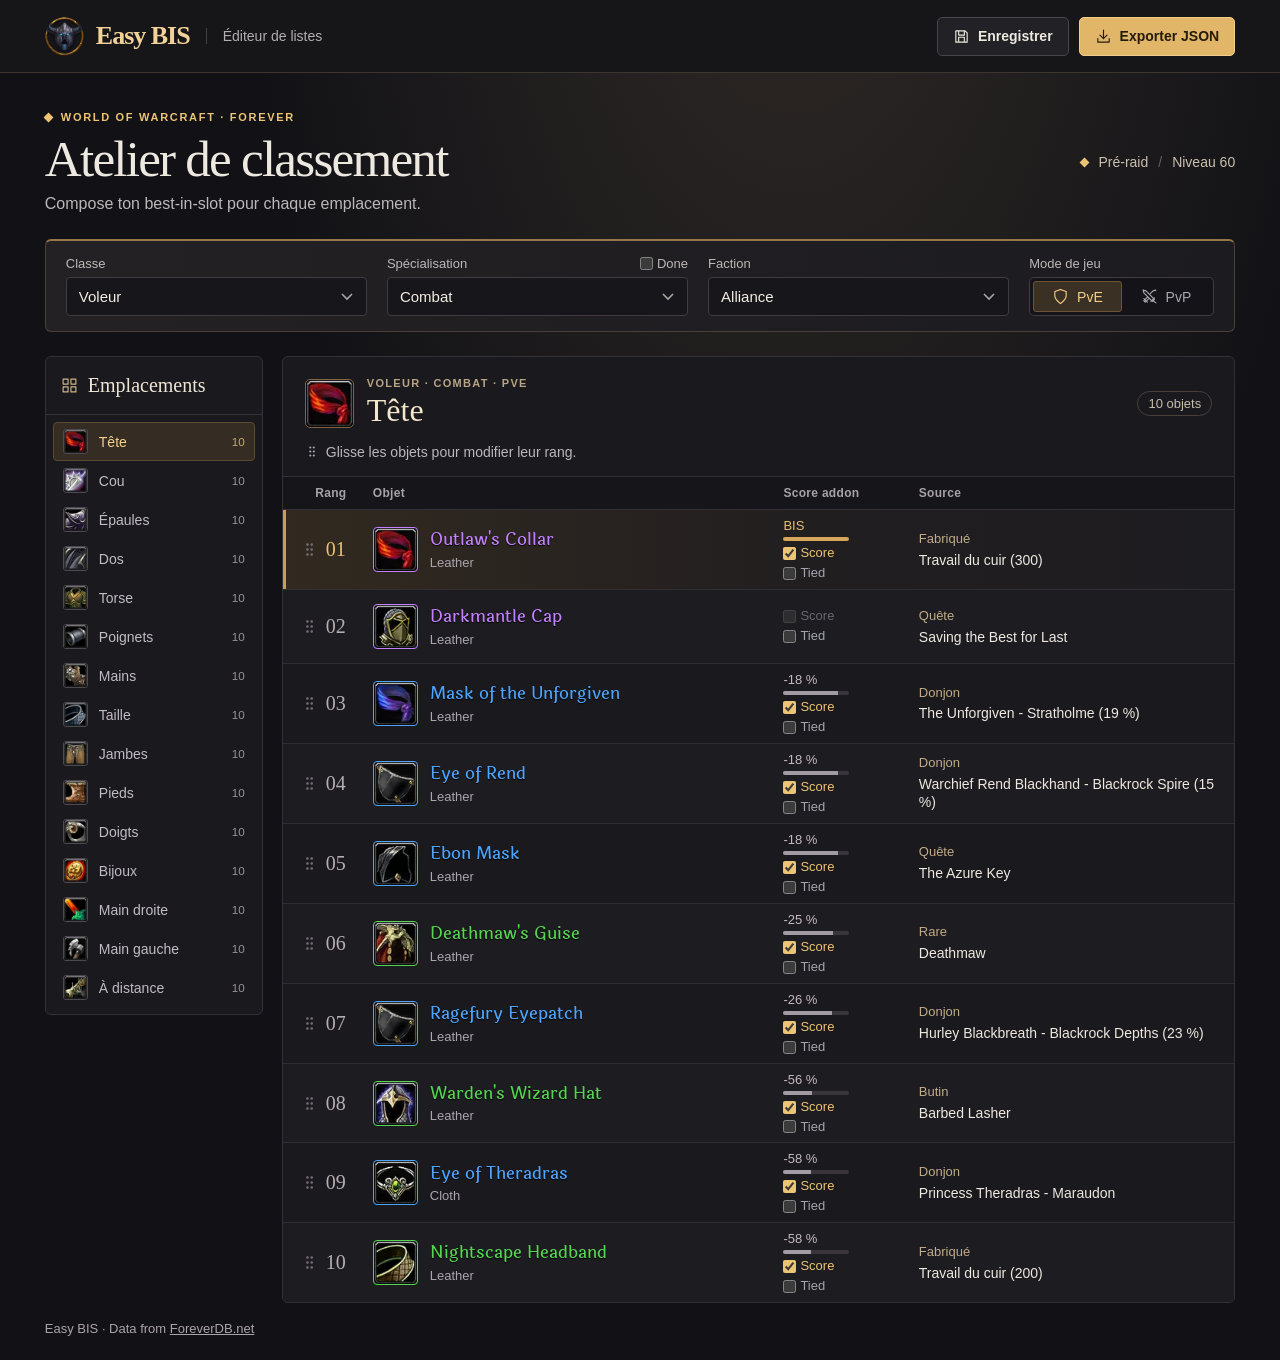
<file: docs/bis-editor/index.html>
<!DOCTYPE html>
<html lang="fr">
<head>
<meta charset="utf-8"><meta name="viewport" content="width=device-width, initial-scale=1">
<title>Atelier BIS · Easy BIS</title><link rel="icon" href="helm.webp"><link rel="stylesheet" href="style.css">
<script defer src="data.js"></script><script defer src="editor.js"></script>
</head>
<body>
<header><div class="bar"><div class="brand"><img src="helm.webp" alt=""><strong>Easy BIS</strong><span class="brand-context">Éditeur de listes</span></div><div class="actions"><button id="save"><i data-icon="save"></i>Enregistrer</button><button class="primary" id="export"><i data-icon="download"></i>Exporter JSON</button></div></div></header>
<main>
<div class="intro"><div><div class="eyebrow"><span class="diamond"></span> World of Warcraft · Forever</div><h1>Atelier de classement</h1><p>Compose ton best-in-slot pour chaque emplacement.</p></div><div class="phase"><span class="diamond"></span> Pré-raid <span> / </span> Niveau 60</div></div>
<section class="filters" aria-label="Profil de classement">
<label>Classe<select id="cls"></select></label>
<div class="spec-field"><div class="spec-labels"><label for="spec">Spécialisation</label><label class="done-toggle" title="Spécialisation terminée pour toutes les factions et tous les modes"><input id="done" type="checkbox" aria-label="Spécialisation terminée"> Done</label></div><select id="spec"></select></div>
<label>Faction<select id="side"><option value="a">Alliance</option><option value="h">Horde</option></select></label>
<div class="mode"><span>Mode de jeu</span><div class="seg"><button data-mode="pve"><i data-icon="shield"></i>PvE</button><button data-mode="pvp"><i data-icon="swords"></i>PvP</button></div></div>
</section>
<div class="workspace">
<aside><div class="sectionhead"><i data-icon="grid"></i><h2>Emplacements</h2></div><nav aria-label="Emplacements"></nav><label class="mobile-slot">Emplacement<select id="slot-select"></select></label></aside>
<section class="ranking" aria-labelledby="slot-name"><div class="rank-head"><div class="slot-title"><span id="slot-image"></span><div><div id="profile-label" class="eyebrow"></div><h2 id="slot-name"></h2></div></div><span id="count"></span></div>
<p class="hint"><i data-icon="grip"></i>Glisse les objets pour modifier leur rang.</p>
<div class="tablehead"><span>Rang</span><span>Objet</span><span>Score addon</span><span>Source</span></div>
<ol id="list"></ol></section></div>
<footer><span>Easy BIS · Data from <a href="https://foreverdb.net">ForeverDB.net</a></span><span id="status" role="status"></span></footer></main>
<div id="tip" role="tooltip" hidden></div><div id="toast" role="status" hidden></div>
</body></html>
</file>
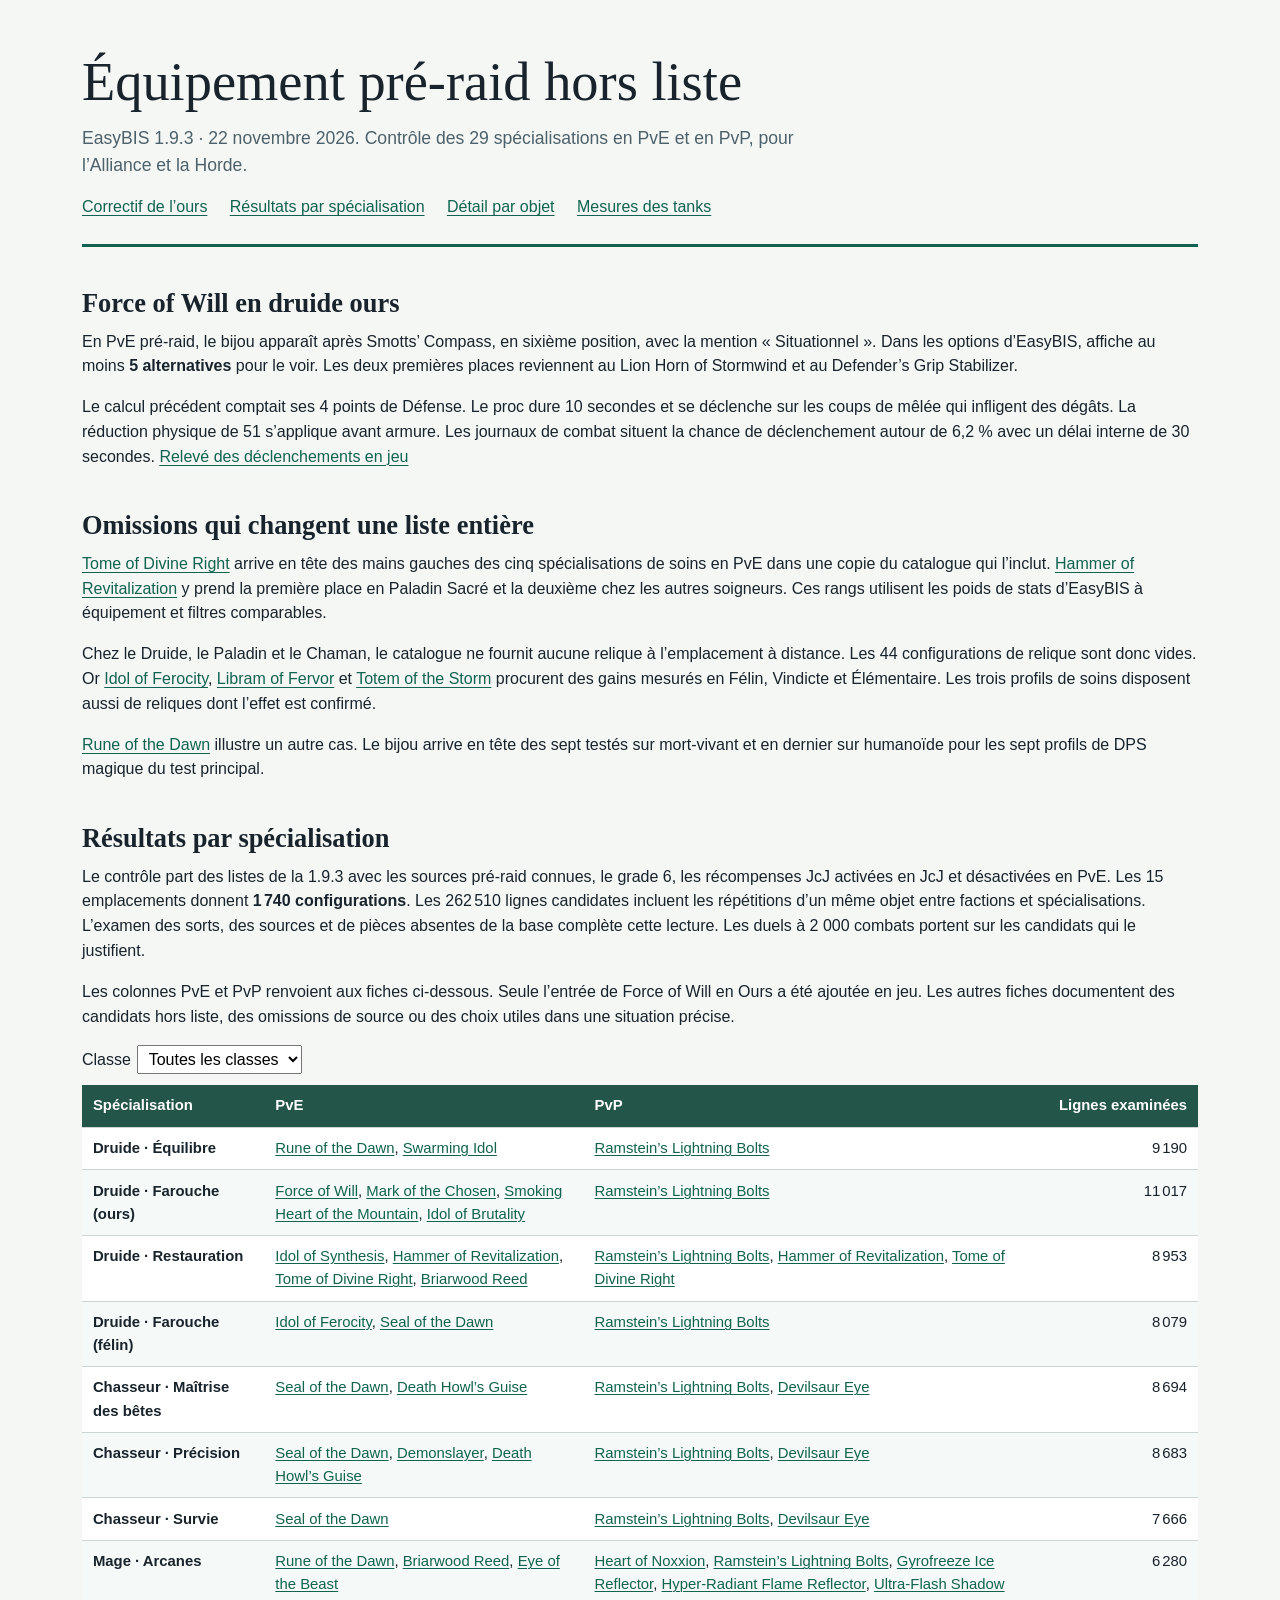
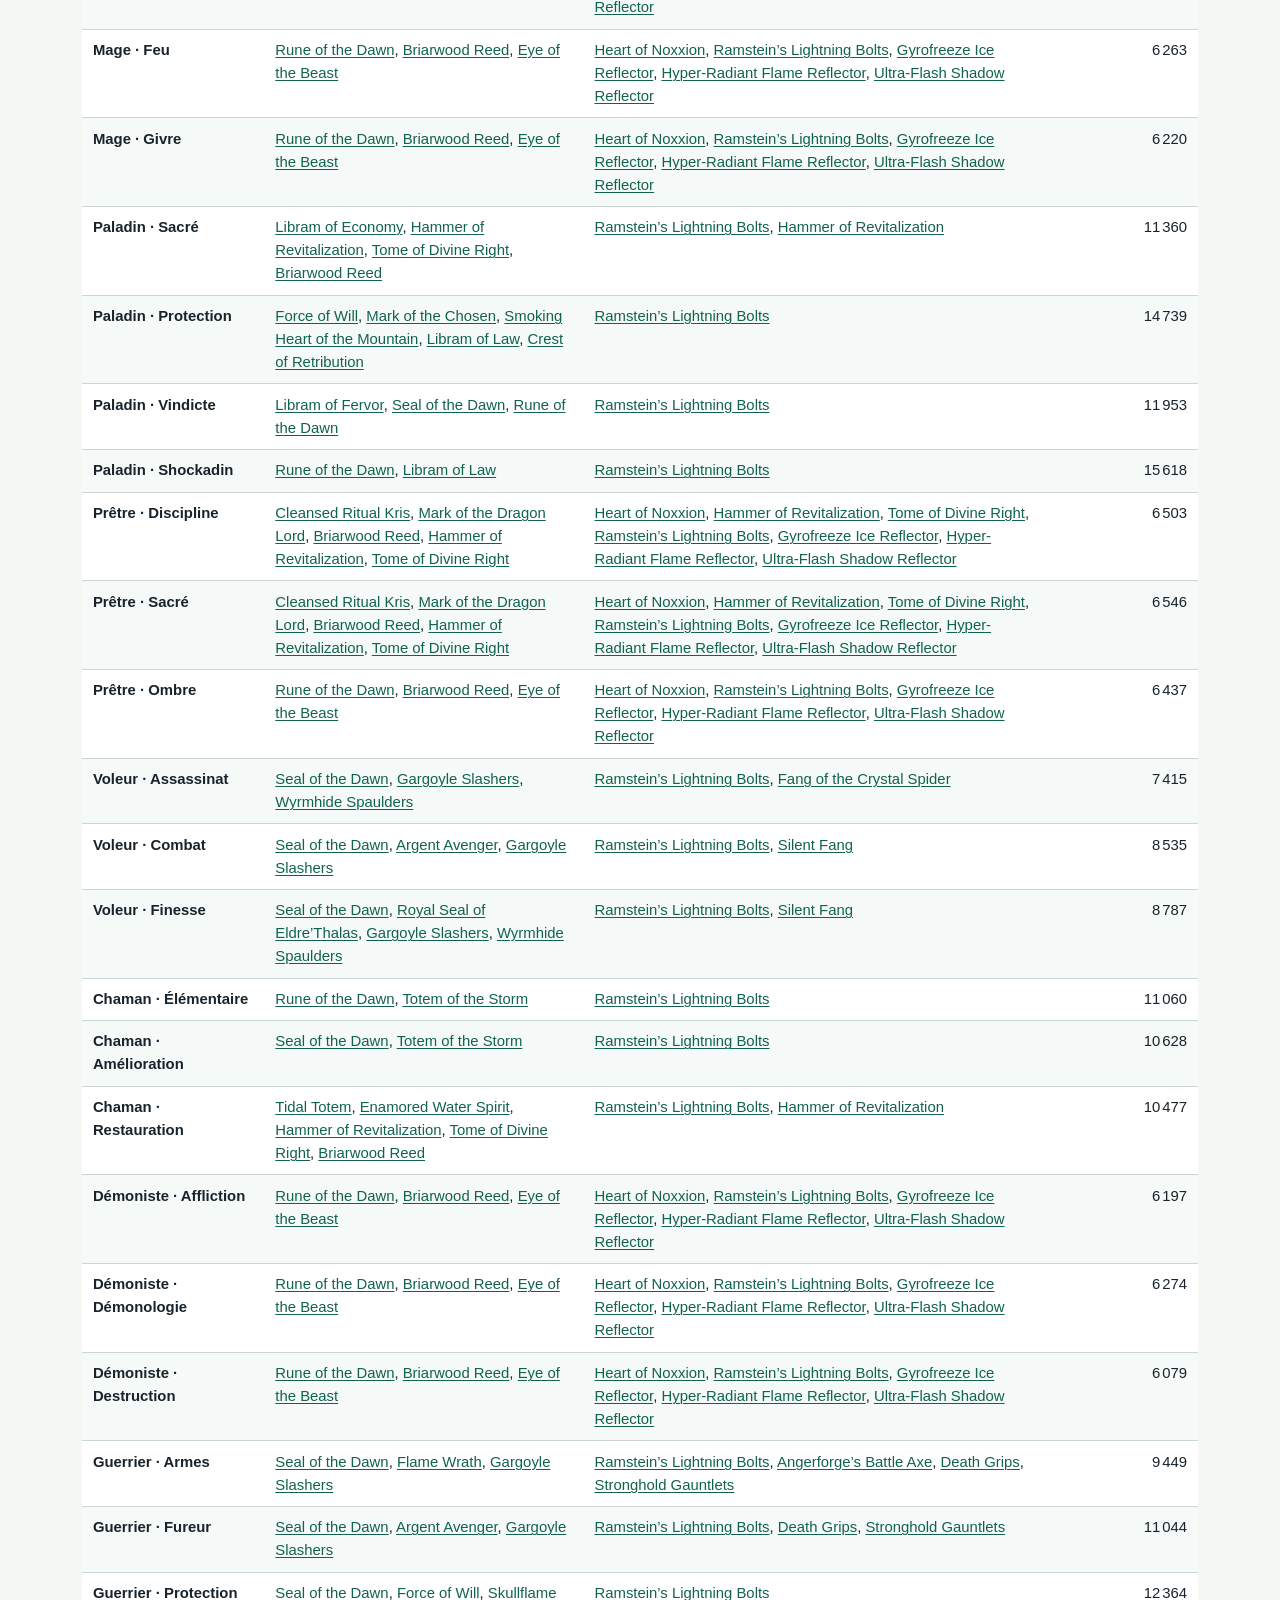
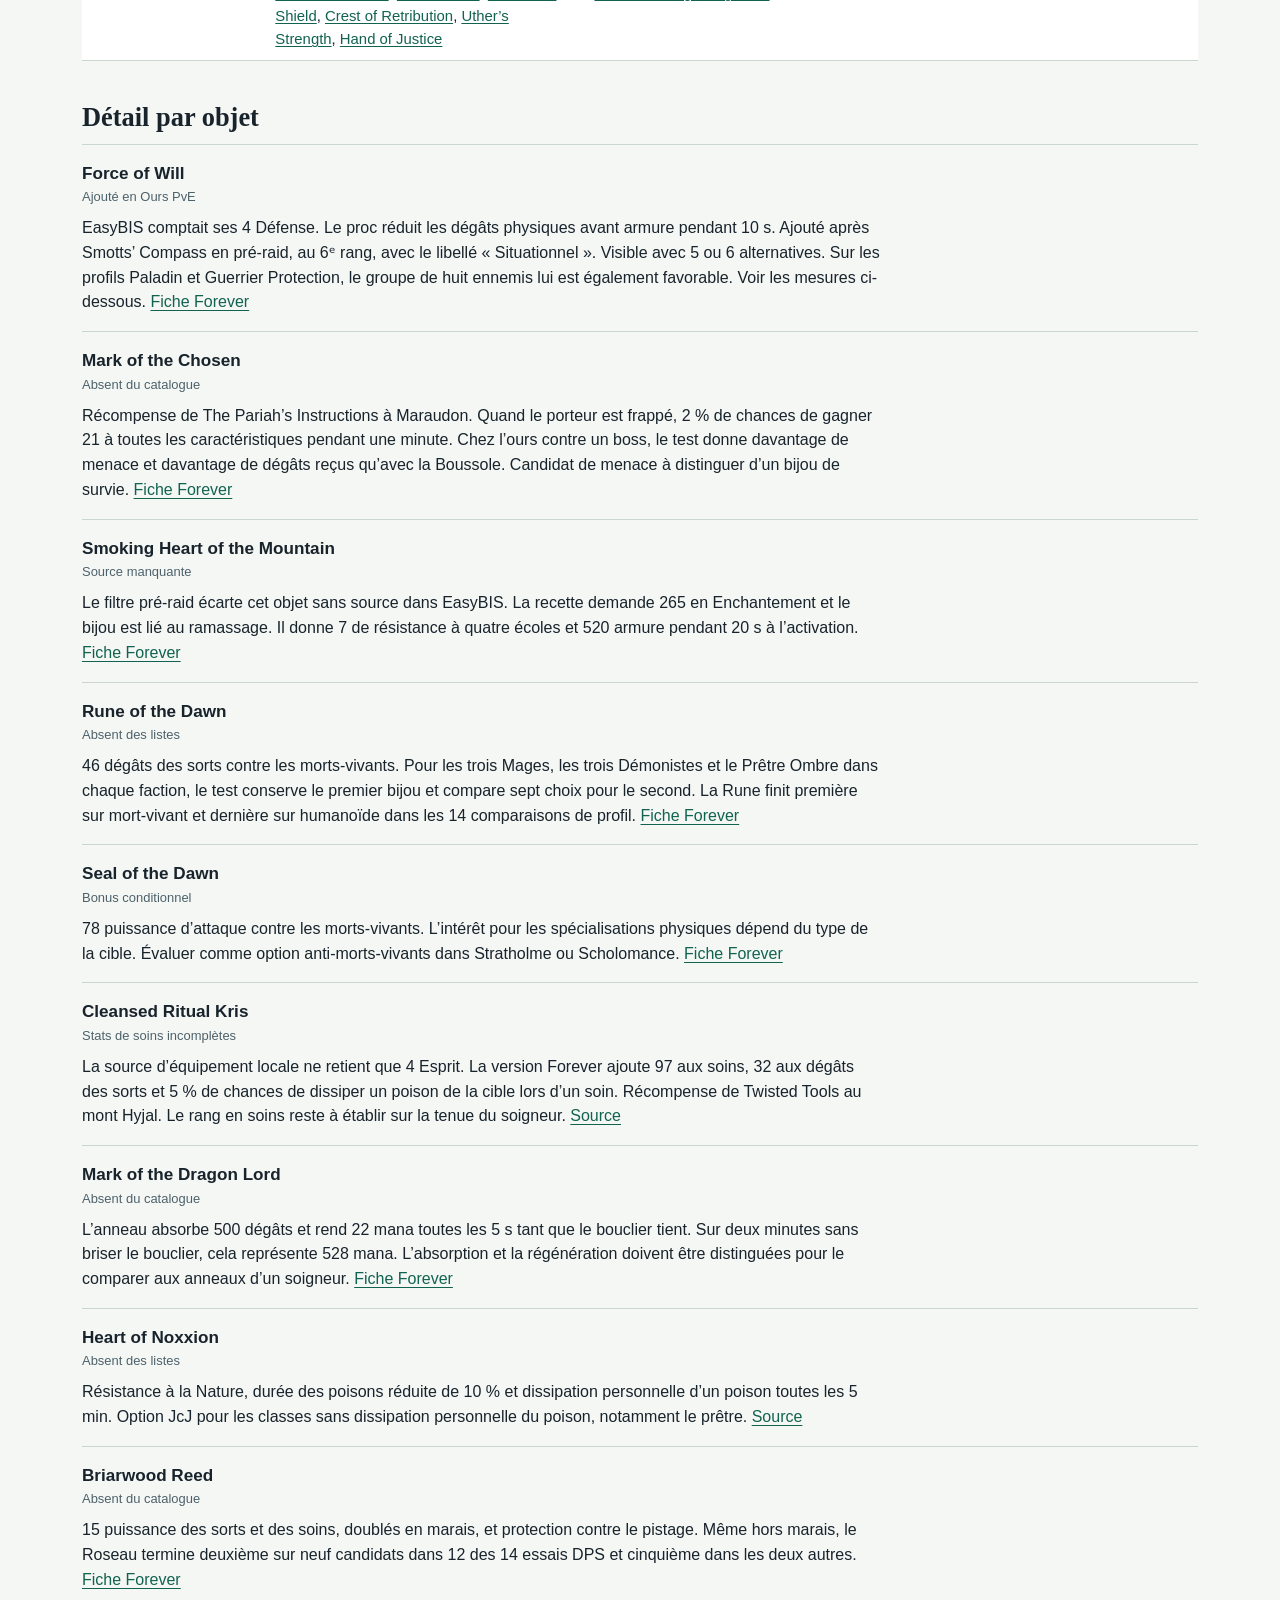
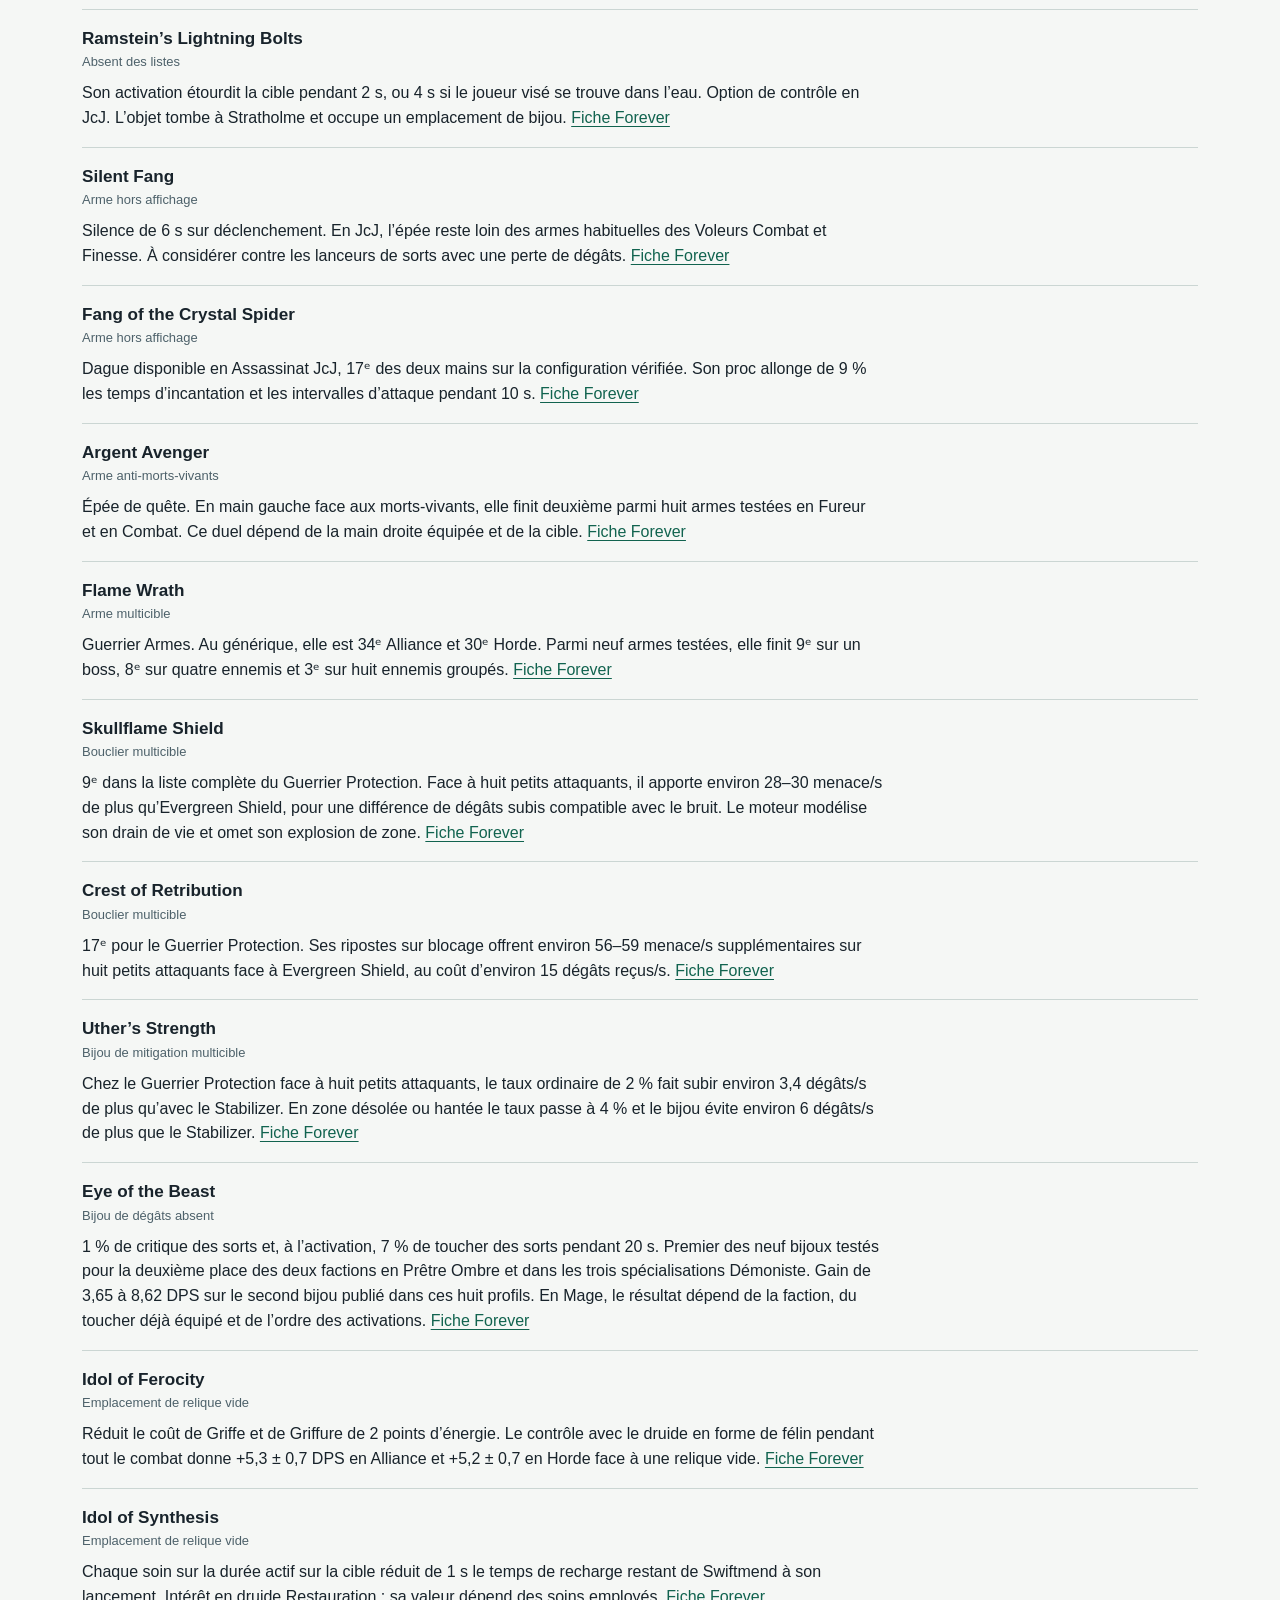
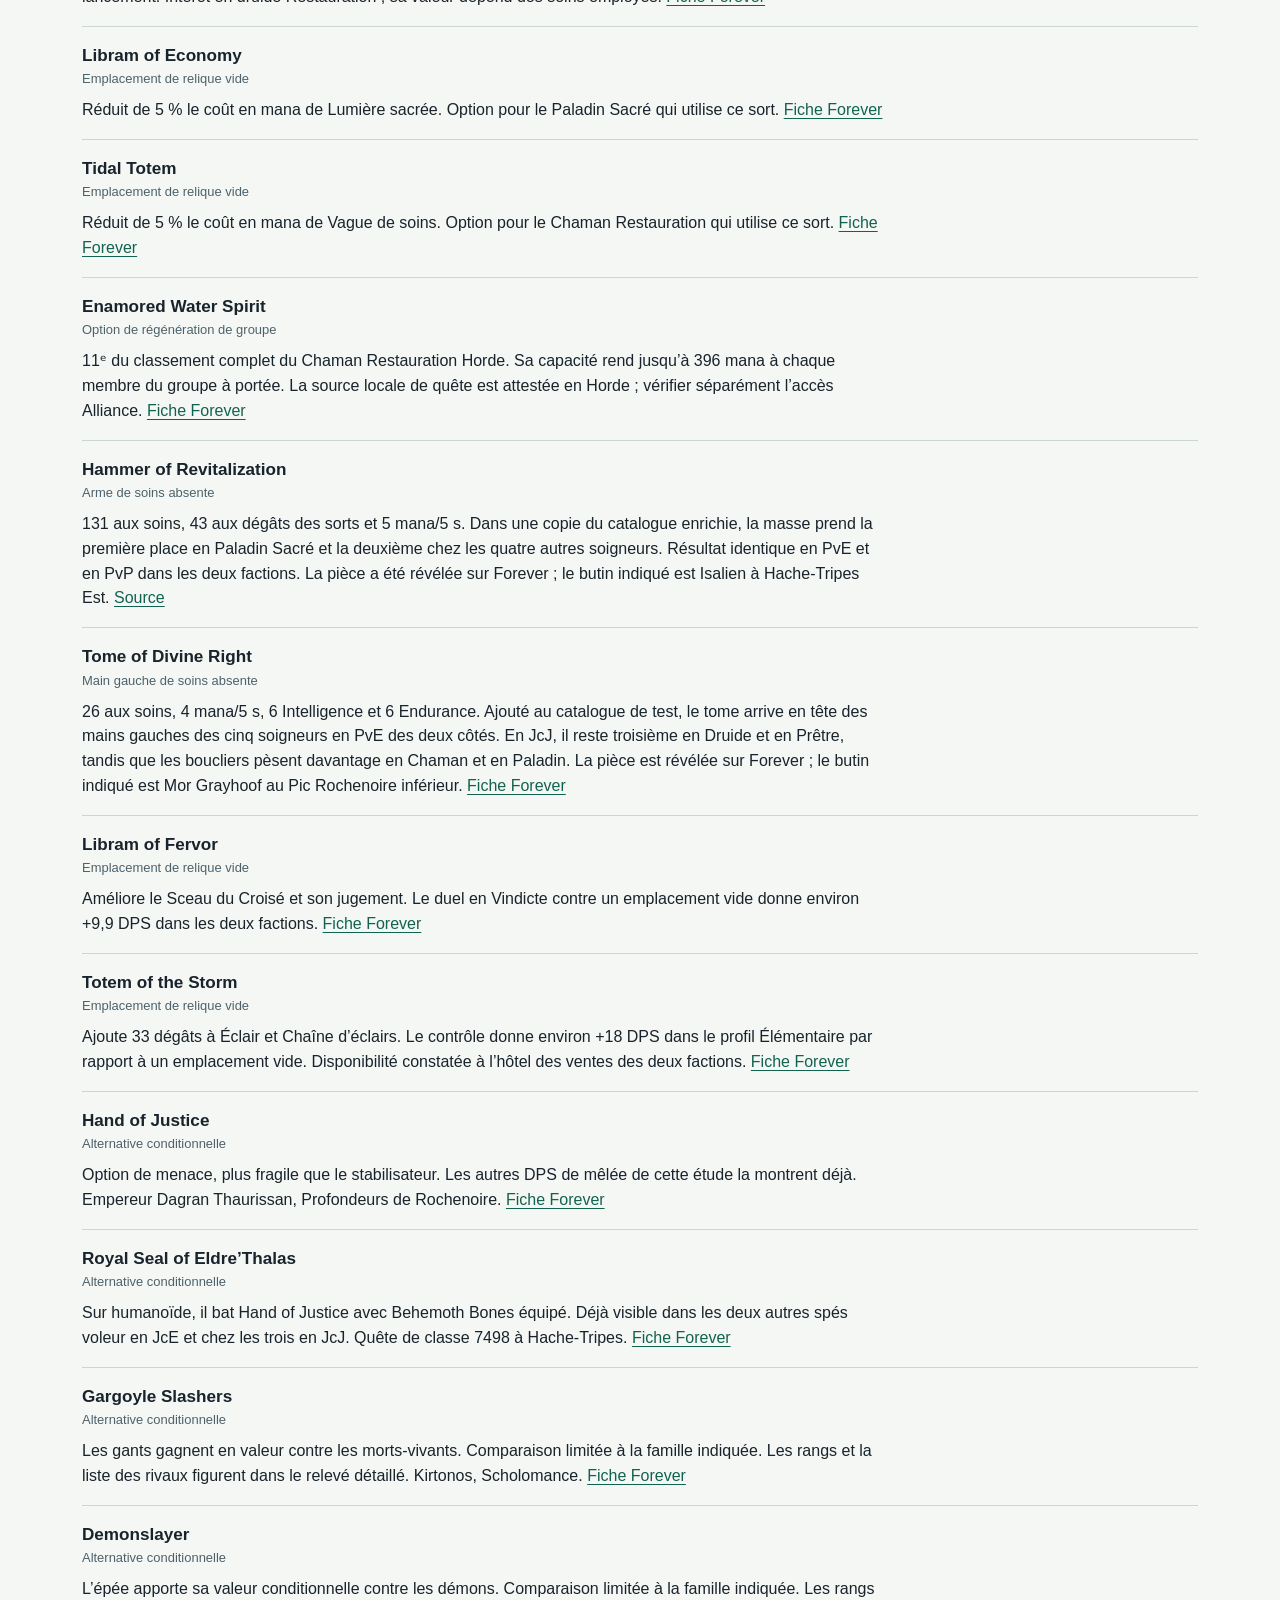
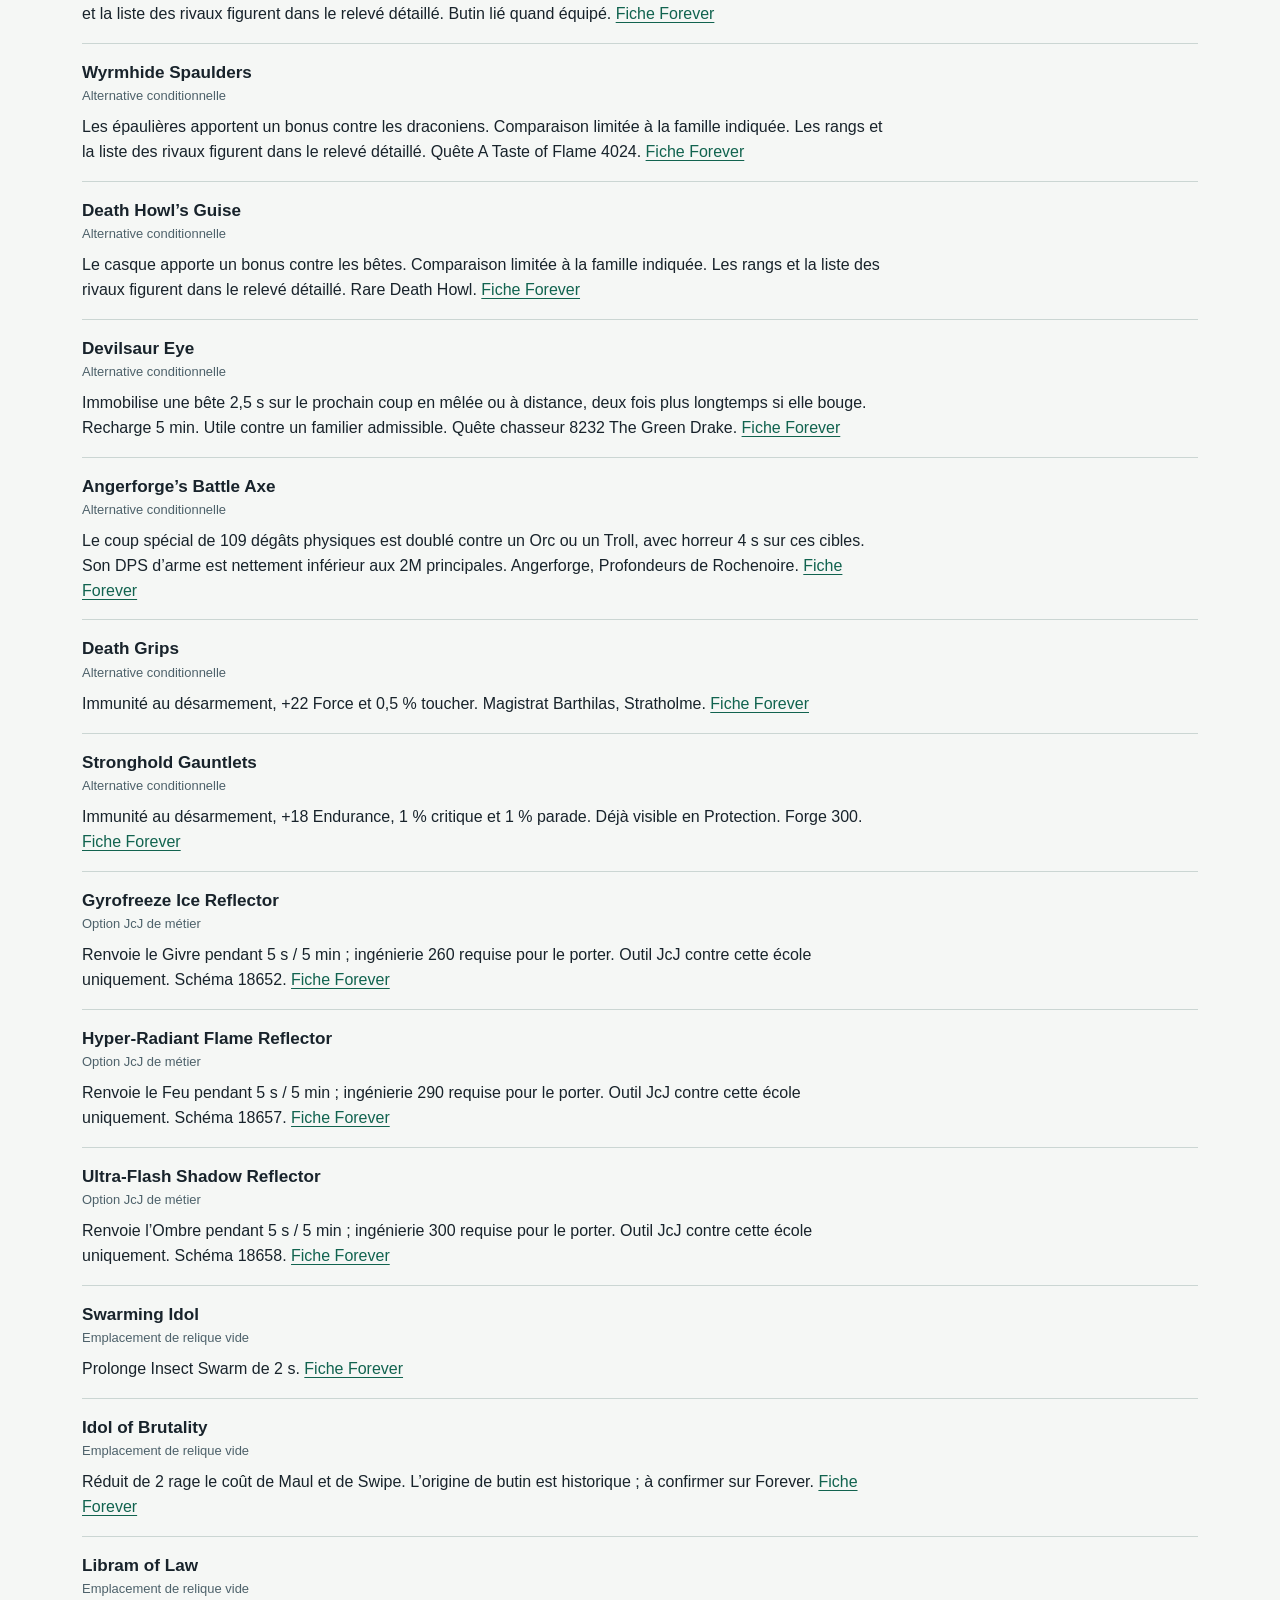
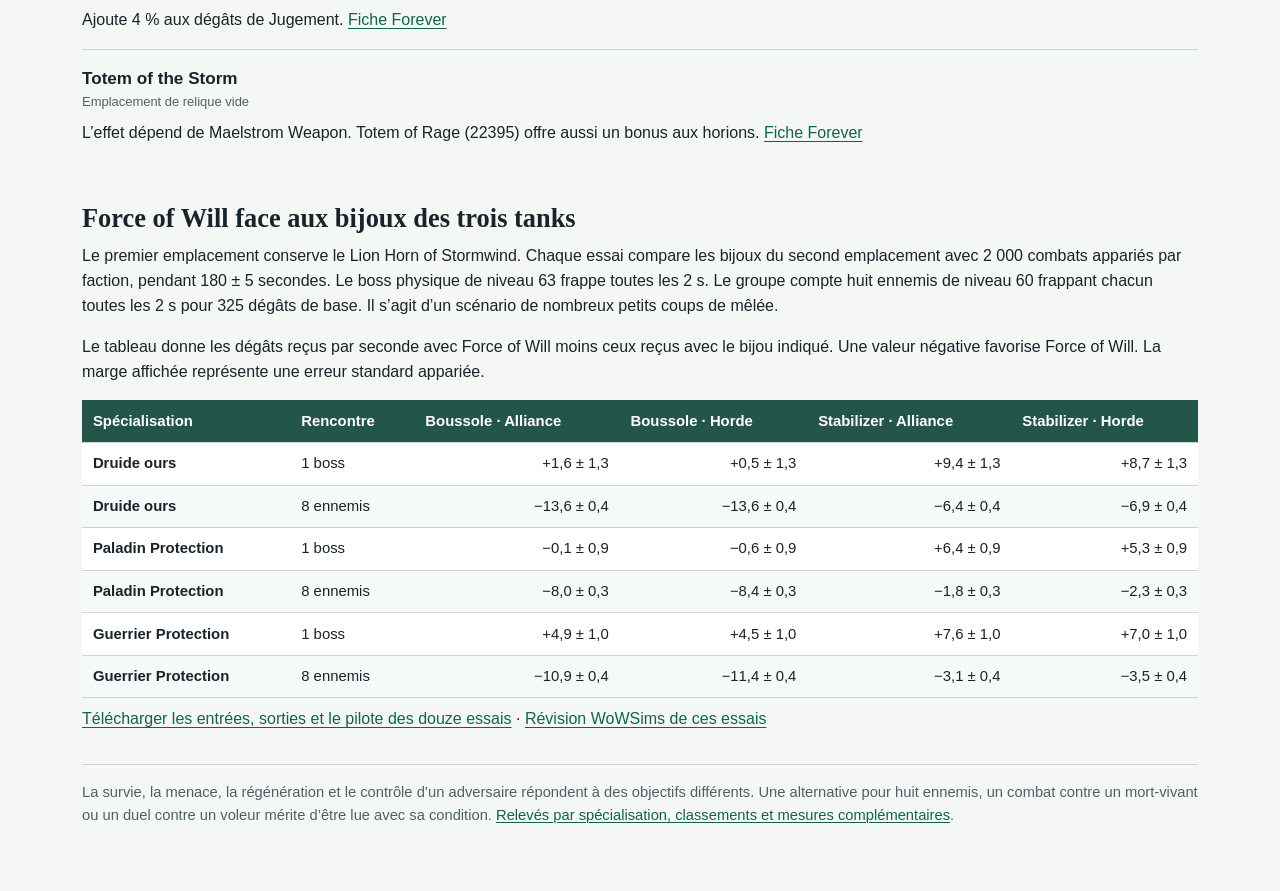
<file: docs/audit-forever/objets-manquants-1.9.3.html>
<!doctype html><html lang="fr"><meta charset="utf-8"><meta name="viewport" content="width=device-width, initial-scale=1"><title>EasyBIS · Équipement pré-raid hors liste</title>
<style>
:root{color-scheme:light;--ink:#18232b;--muted:#4d616a;--accent:#11634f;--border:#cbd6d3;--bg:#f5f7f5}*{box-sizing:border-box}body{margin:0;background:var(--bg);color:var(--ink);font:16px/1.55 "Segoe UI",Arial,sans-serif}main{max-width:1180px;margin:auto;padding:36px 32px 64px}h1{font-family:Georgia,serif;font-weight:500;font-size:clamp(2.15rem,5vw,3.4rem);line-height:1.12;margin:0 0 12px}h2{margin:2.4rem 0 .6rem;font:600 1.65rem/1.3 Georgia,serif}h3{font-size:1.07rem;margin:0}p{margin:.55rem 0 1rem}a{color:var(--accent);text-decoration-thickness:1px;text-underline-offset:.16em}header{padding:1rem 0 1.5rem;border-bottom:3px solid var(--accent)}nav{display:flex;gap:1.4rem;flex-wrap:wrap;margin-top:1rem}.lead{font-size:1.1rem;color:var(--muted);max-width:80ch}.scroll{overflow:auto}table{width:100%;border-collapse:collapse;background:white;font-size:.93rem}th,td{text-align:left;vertical-align:top;padding:.58rem .68rem;border-bottom:1px solid var(--border)}thead th{color:#fff;background:#245549}th[scope=row]{min-width:10rem}tbody tr:nth-child(even){background:#f5f9f7}.num{text-align:right;white-space:nowrap;font-variant-numeric:tabular-nums}select{margin:0 0 .7rem .4rem;font:inherit;padding:.24rem .4rem}article{padding:1rem 0;border-top:1px solid var(--border);scroll-margin-top:1rem}article p{max-width:90ch;margin-bottom:0}small{display:block;color:var(--muted);font-size:.81rem;font-weight:500}.note{color:var(--muted);font-size:.92rem}footer{margin-top:2rem;border-top:1px solid var(--border);padding-top:1rem}@media(max-width:650px){main{padding:18px 14px 40px}.scroll{padding-bottom:.3rem}}@media print{body{background:white}main{max-width:none;padding:0}select,nav,.filter{display:none}article,tr{break-inside:avoid}tr[hidden]{display:table-row}a{color:inherit}}
</style><main><header><h1>Équipement pré-raid hors liste</h1><p class="lead">EasyBIS 1.9.3 · 22 novembre 2026. Contrôle des 29 spécialisations en PvE et en PvP, pour l’Alliance et la Horde.</p>
<nav aria-label="Sommaire"><a href="#ours">Correctif de l’ours</a><a href="#classes">Résultats par spécialisation</a><a href="#objets">Détail par objet</a><a href="#mesures">Mesures des tanks</a></nav></header>
<section id="ours"><h2>Force of Will en druide ours</h2><p>En PvE pré-raid, le bijou apparaît après Smotts’ Compass, en sixième position, avec la mention « Situationnel ». Dans les options d’EasyBIS, affiche au moins <strong>5 alternatives</strong> pour le voir. Les deux premières places reviennent au Lion Horn of Stormwind et au Defender’s Grip Stabilizer.</p>
<p>Le calcul précédent comptait ses 4 points de Défense. Le proc dure 10 secondes et se déclenche sur les coups de mêlée qui infligent des dégâts. La réduction physique de 51 s’applique avant armure. Les journaux de combat situent la chance de déclenchement autour de 6,2 % avec un délai interne de 30 secondes. <a href="https://github.com/wowsims/forever/blob/267e971b672f7eacbc549fe2381a710aa76d5ada/docs/evidence/EV-0154-force-of-will-chance-and-flat-physical-damage-taken-against-armor.md">Relevé des déclenchements en jeu</a></p></section>
<section id="priorites"><h2>Omissions qui changent une liste entière</h2><p><a href="#i22319">Tome of Divine Right</a> arrive en tête des mains gauches des cinq spécialisations de soins en PvE dans une copie du catalogue qui l’inclut. <a href="#i22315">Hammer of Revitalization</a> y prend la première place en Paladin Sacré et la deuxième chez les autres soigneurs. Ces rangs utilisent les poids de stats d’EasyBIS à équipement et filtres comparables.</p><p>Chez le Druide, le Paladin et le Chaman, le catalogue ne fournit aucune relique à l’emplacement à distance. Les 44 configurations de relique sont donc vides. Or <a href="#i22397">Idol of Ferocity</a>, <a href="#i23203">Libram of Fervor</a> et <a href="#i23199">Totem of the Storm</a> procurent des gains mesurés en Félin, Vindicte et Élémentaire. Les trois profils de soins disposent aussi de reliques dont l’effet est confirmé.</p><p><a href="#i19812">Rune of the Dawn</a> illustre un autre cas. Le bijou arrive en tête des sept testés sur mort-vivant et en dernier sur humanoïde pour les sept profils de DPS magique du test principal.</p></section><section id="classes"><h2>Résultats par spécialisation</h2><p>Le contrôle part des listes de la 1.9.3 avec les sources pré-raid connues, le grade 6, les récompenses JcJ activées en JcJ et désactivées en PvE. Les 15 emplacements donnent <strong>1 740 configurations</strong>. Les 262 510 lignes candidates incluent les répétitions d’un même objet entre factions et spécialisations. L’examen des sorts, des sources et de pièces absentes de la base complète cette lecture. Les duels à 2 000 combats portent sur les candidats qui le justifient.</p>
<p>Les colonnes PvE et PvP renvoient aux fiches ci-dessous. Seule l’entrée de Force of Will en Ours a été ajoutée en jeu. Les autres fiches documentent des candidats hors liste, des omissions de source ou des choix utiles dans une situation précise.</p>
<div class="filter"><label for="filter">Classe</label><select id="filter"><option value="">Toutes les classes</option><option value="SHAMAN">Chaman</option><option value="HUNTER">Chasseur</option><option value="DRUID">Druide</option><option value="WARLOCK">Démoniste</option><option value="WARRIOR">Guerrier</option><option value="MAGE">Mage</option><option value="PALADIN">Paladin</option><option value="PRIEST">Prêtre</option><option value="ROGUE">Voleur</option></select></div>
<div class="scroll"><table id="specs"><thead><tr><th>Spécialisation</th><th>PvE</th><th>PvP</th><th class="num">Lignes examinées</th></tr></thead><tbody><tr data-class="DRUID"><th scope="row">Druide · Équilibre</th><td><a href="#i19812">Rune of the Dawn</a>, <a href="#i272430">Swarming Idol</a></td><td><a href="#i13515">Ramstein’s Lightning Bolts</a></td><td class="num">9 190</td></tr><tr data-class="DRUID"><th scope="row">Druide · Farouche (ours)</th><td><a href="#i11810">Force of Will</a>, <a href="#i17774">Mark of the Chosen</a>, <a href="#i11811">Smoking Heart of the Mountain</a>, <a href="#i23198">Idol of Brutality</a></td><td><a href="#i13515">Ramstein’s Lightning Bolts</a></td><td class="num">11 017</td></tr><tr data-class="DRUID"><th scope="row">Druide · Restauration</th><td><a href="#i272429">Idol of Synthesis</a>, <a href="#i22315">Hammer of Revitalization</a>, <a href="#i22319">Tome of Divine Right</a>, <a href="#i12930">Briarwood Reed</a></td><td><a href="#i13515">Ramstein’s Lightning Bolts</a>, <a href="#i22315">Hammer of Revitalization</a>, <a href="#i22319">Tome of Divine Right</a></td><td class="num">8 953</td></tr><tr data-class="DRUID"><th scope="row">Druide · Farouche (félin)</th><td><a href="#i22397">Idol of Ferocity</a>, <a href="#i13209">Seal of the Dawn</a></td><td><a href="#i13515">Ramstein’s Lightning Bolts</a></td><td class="num">8 079</td></tr><tr data-class="HUNTER"><th scope="row">Chasseur · Maîtrise des bêtes</th><td><a href="#i13209">Seal of the Dawn</a>, <a href="#i284199">Death Howl’s Guise</a></td><td><a href="#i13515">Ramstein’s Lightning Bolts</a>, <a href="#i19991">Devilsaur Eye</a></td><td class="num">8 694</td></tr><tr data-class="HUNTER"><th scope="row">Chasseur · Précision</th><td><a href="#i13209">Seal of the Dawn</a>, <a href="#i13044">Demonslayer</a>, <a href="#i284199">Death Howl’s Guise</a></td><td><a href="#i13515">Ramstein’s Lightning Bolts</a>, <a href="#i19991">Devilsaur Eye</a></td><td class="num">8 683</td></tr><tr data-class="HUNTER"><th scope="row">Chasseur · Survie</th><td><a href="#i13209">Seal of the Dawn</a></td><td><a href="#i13515">Ramstein’s Lightning Bolts</a>, <a href="#i19991">Devilsaur Eye</a></td><td class="num">7 666</td></tr><tr data-class="MAGE"><th scope="row">Mage · Arcanes</th><td><a href="#i19812">Rune of the Dawn</a>, <a href="#i12930">Briarwood Reed</a>, <a href="#i13968">Eye of the Beast</a></td><td><a href="#i17744">Heart of Noxxion</a>, <a href="#i13515">Ramstein’s Lightning Bolts</a>, <a href="#i18634">Gyrofreeze Ice Reflector</a>, <a href="#i18638">Hyper-Radiant Flame Reflector</a>, <a href="#i18639">Ultra-Flash Shadow Reflector</a></td><td class="num">6 280</td></tr><tr data-class="MAGE"><th scope="row">Mage · Feu</th><td><a href="#i19812">Rune of the Dawn</a>, <a href="#i12930">Briarwood Reed</a>, <a href="#i13968">Eye of the Beast</a></td><td><a href="#i17744">Heart of Noxxion</a>, <a href="#i13515">Ramstein’s Lightning Bolts</a>, <a href="#i18634">Gyrofreeze Ice Reflector</a>, <a href="#i18638">Hyper-Radiant Flame Reflector</a>, <a href="#i18639">Ultra-Flash Shadow Reflector</a></td><td class="num">6 263</td></tr><tr data-class="MAGE"><th scope="row">Mage · Givre</th><td><a href="#i19812">Rune of the Dawn</a>, <a href="#i12930">Briarwood Reed</a>, <a href="#i13968">Eye of the Beast</a></td><td><a href="#i17744">Heart of Noxxion</a>, <a href="#i13515">Ramstein’s Lightning Bolts</a>, <a href="#i18634">Gyrofreeze Ice Reflector</a>, <a href="#i18638">Hyper-Radiant Flame Reflector</a>, <a href="#i18639">Ultra-Flash Shadow Reflector</a></td><td class="num">6 220</td></tr><tr data-class="PALADIN"><th scope="row">Paladin · Sacré</th><td><a href="#i272436">Libram of Economy</a>, <a href="#i22315">Hammer of Revitalization</a>, <a href="#i22319">Tome of Divine Right</a>, <a href="#i12930">Briarwood Reed</a></td><td><a href="#i13515">Ramstein’s Lightning Bolts</a>, <a href="#i22315">Hammer of Revitalization</a></td><td class="num">11 360</td></tr><tr data-class="PALADIN"><th scope="row">Paladin · Protection</th><td><a href="#i11810">Force of Will</a>, <a href="#i17774">Mark of the Chosen</a>, <a href="#i11811">Smoking Heart of the Mountain</a>, <a href="#i272435">Libram of Law</a>, <a href="#i13375">Crest of Retribution</a></td><td><a href="#i13515">Ramstein’s Lightning Bolts</a></td><td class="num">14 739</td></tr><tr data-class="PALADIN"><th scope="row">Paladin · Vindicte</th><td><a href="#i23203">Libram of Fervor</a>, <a href="#i13209">Seal of the Dawn</a>, <a href="#i19812">Rune of the Dawn</a></td><td><a href="#i13515">Ramstein’s Lightning Bolts</a></td><td class="num">11 953</td></tr><tr data-class="PALADIN"><th scope="row">Paladin · Shockadin</th><td><a href="#i19812">Rune of the Dawn</a>, <a href="#i272435">Libram of Law</a></td><td><a href="#i13515">Ramstein’s Lightning Bolts</a></td><td class="num">15 618</td></tr><tr data-class="PRIEST"><th scope="row">Prêtre · Discipline</th><td><a href="#i275647">Cleansed Ritual Kris</a>, <a href="#i13143">Mark of the Dragon Lord</a>, <a href="#i12930">Briarwood Reed</a>, <a href="#i22315">Hammer of Revitalization</a>, <a href="#i22319">Tome of Divine Right</a></td><td><a href="#i17744">Heart of Noxxion</a>, <a href="#i22315">Hammer of Revitalization</a>, <a href="#i22319">Tome of Divine Right</a>, <a href="#i13515">Ramstein’s Lightning Bolts</a>, <a href="#i18634">Gyrofreeze Ice Reflector</a>, <a href="#i18638">Hyper-Radiant Flame Reflector</a>, <a href="#i18639">Ultra-Flash Shadow Reflector</a></td><td class="num">6 503</td></tr><tr data-class="PRIEST"><th scope="row">Prêtre · Sacré</th><td><a href="#i275647">Cleansed Ritual Kris</a>, <a href="#i13143">Mark of the Dragon Lord</a>, <a href="#i12930">Briarwood Reed</a>, <a href="#i22315">Hammer of Revitalization</a>, <a href="#i22319">Tome of Divine Right</a></td><td><a href="#i17744">Heart of Noxxion</a>, <a href="#i22315">Hammer of Revitalization</a>, <a href="#i22319">Tome of Divine Right</a>, <a href="#i13515">Ramstein’s Lightning Bolts</a>, <a href="#i18634">Gyrofreeze Ice Reflector</a>, <a href="#i18638">Hyper-Radiant Flame Reflector</a>, <a href="#i18639">Ultra-Flash Shadow Reflector</a></td><td class="num">6 546</td></tr><tr data-class="PRIEST"><th scope="row">Prêtre · Ombre</th><td><a href="#i19812">Rune of the Dawn</a>, <a href="#i12930">Briarwood Reed</a>, <a href="#i13968">Eye of the Beast</a></td><td><a href="#i17744">Heart of Noxxion</a>, <a href="#i13515">Ramstein’s Lightning Bolts</a>, <a href="#i18634">Gyrofreeze Ice Reflector</a>, <a href="#i18638">Hyper-Radiant Flame Reflector</a>, <a href="#i18639">Ultra-Flash Shadow Reflector</a></td><td class="num">6 437</td></tr><tr data-class="ROGUE"><th scope="row">Voleur · Assassinat</th><td><a href="#i13209">Seal of the Dawn</a>, <a href="#i13957">Gargoyle Slashers</a>, <a href="#i12082">Wyrmhide Spaulders</a></td><td><a href="#i13515">Ramstein’s Lightning Bolts</a>, <a href="#i13218">Fang of the Crystal Spider</a></td><td class="num">7 415</td></tr><tr data-class="ROGUE"><th scope="row">Voleur · Combat</th><td><a href="#i13209">Seal of the Dawn</a>, <a href="#i13246">Argent Avenger</a>, <a href="#i13957">Gargoyle Slashers</a></td><td><a href="#i13515">Ramstein’s Lightning Bolts</a>, <a href="#i13953">Silent Fang</a></td><td class="num">8 535</td></tr><tr data-class="ROGUE"><th scope="row">Voleur · Finesse</th><td><a href="#i13209">Seal of the Dawn</a>, <a href="#i18465">Royal Seal of Eldre’Thalas</a>, <a href="#i13957">Gargoyle Slashers</a>, <a href="#i12082">Wyrmhide Spaulders</a></td><td><a href="#i13515">Ramstein’s Lightning Bolts</a>, <a href="#i13953">Silent Fang</a></td><td class="num">8 787</td></tr><tr data-class="SHAMAN"><th scope="row">Chaman · Élémentaire</th><td><a href="#i19812">Rune of the Dawn</a>, <a href="#i23199">Totem of the Storm</a></td><td><a href="#i13515">Ramstein’s Lightning Bolts</a></td><td class="num">11 060</td></tr><tr data-class="SHAMAN"><th scope="row">Chaman · Amélioration</th><td><a href="#i13209">Seal of the Dawn</a>, <a href="#i272432">Totem of the Storm</a></td><td><a href="#i13515">Ramstein’s Lightning Bolts</a></td><td class="num">10 628</td></tr><tr data-class="SHAMAN"><th scope="row">Chaman · Restauration</th><td><a href="#i272431">Tidal Totem</a>, <a href="#i20503">Enamored Water Spirit</a>, <a href="#i22315">Hammer of Revitalization</a>, <a href="#i22319">Tome of Divine Right</a>, <a href="#i12930">Briarwood Reed</a></td><td><a href="#i13515">Ramstein’s Lightning Bolts</a>, <a href="#i22315">Hammer of Revitalization</a></td><td class="num">10 477</td></tr><tr data-class="WARLOCK"><th scope="row">Démoniste · Affliction</th><td><a href="#i19812">Rune of the Dawn</a>, <a href="#i12930">Briarwood Reed</a>, <a href="#i13968">Eye of the Beast</a></td><td><a href="#i17744">Heart of Noxxion</a>, <a href="#i13515">Ramstein’s Lightning Bolts</a>, <a href="#i18634">Gyrofreeze Ice Reflector</a>, <a href="#i18638">Hyper-Radiant Flame Reflector</a>, <a href="#i18639">Ultra-Flash Shadow Reflector</a></td><td class="num">6 197</td></tr><tr data-class="WARLOCK"><th scope="row">Démoniste · Démonologie</th><td><a href="#i19812">Rune of the Dawn</a>, <a href="#i12930">Briarwood Reed</a>, <a href="#i13968">Eye of the Beast</a></td><td><a href="#i17744">Heart of Noxxion</a>, <a href="#i13515">Ramstein’s Lightning Bolts</a>, <a href="#i18634">Gyrofreeze Ice Reflector</a>, <a href="#i18638">Hyper-Radiant Flame Reflector</a>, <a href="#i18639">Ultra-Flash Shadow Reflector</a></td><td class="num">6 274</td></tr><tr data-class="WARLOCK"><th scope="row">Démoniste · Destruction</th><td><a href="#i19812">Rune of the Dawn</a>, <a href="#i12930">Briarwood Reed</a>, <a href="#i13968">Eye of the Beast</a></td><td><a href="#i17744">Heart of Noxxion</a>, <a href="#i13515">Ramstein’s Lightning Bolts</a>, <a href="#i18634">Gyrofreeze Ice Reflector</a>, <a href="#i18638">Hyper-Radiant Flame Reflector</a>, <a href="#i18639">Ultra-Flash Shadow Reflector</a></td><td class="num">6 079</td></tr><tr data-class="WARRIOR"><th scope="row">Guerrier · Armes</th><td><a href="#i13209">Seal of the Dawn</a>, <a href="#i11809">Flame Wrath</a>, <a href="#i13957">Gargoyle Slashers</a></td><td><a href="#i13515">Ramstein’s Lightning Bolts</a>, <a href="#i11816">Angerforge’s Battle Axe</a>, <a href="#i18722">Death Grips</a>, <a href="#i12639">Stronghold Gauntlets</a></td><td class="num">9 449</td></tr><tr data-class="WARRIOR"><th scope="row">Guerrier · Fureur</th><td><a href="#i13209">Seal of the Dawn</a>, <a href="#i13246">Argent Avenger</a>, <a href="#i13957">Gargoyle Slashers</a></td><td><a href="#i13515">Ramstein’s Lightning Bolts</a>, <a href="#i18722">Death Grips</a>, <a href="#i12639">Stronghold Gauntlets</a></td><td class="num">11 044</td></tr><tr data-class="WARRIOR"><th scope="row">Guerrier · Protection</th><td><a href="#i13209">Seal of the Dawn</a>, <a href="#i11810">Force of Will</a>, <a href="#i1168">Skullflame Shield</a>, <a href="#i13375">Crest of Retribution</a>, <a href="#i11302">Uther’s Strength</a>, <a href="#i11815">Hand of Justice</a></td><td><a href="#i13515">Ramstein’s Lightning Bolts</a></td><td class="num">12 364</td></tr></tbody></table></div></section>
<section id="objets"><h2>Détail par objet</h2><article id="i11810"><h3>Force of Will <small>Ajouté en Ours PvE</small></h3><p>EasyBIS comptait ses 4 Défense. Le proc réduit les dégâts physiques avant armure pendant 10 s. Ajouté après Smotts’ Compass en pré-raid, au 6ᵉ rang, avec le libellé « Situationnel ». Visible avec 5 ou 6 alternatives. Sur les profils Paladin et Guerrier Protection, le groupe de huit ennemis lui est également favorable. Voir les mesures ci-dessous. <a href="https://foreverdb.net/item/11810">Fiche Forever</a></p></article><article id="i17774"><h3>Mark of the Chosen <small>Absent du catalogue</small></h3><p>Récompense de The Pariah’s Instructions à Maraudon. Quand le porteur est frappé, 2 % de chances de gagner 21 à toutes les caractéristiques pendant une minute. Chez l’ours contre un boss, le test donne davantage de menace et davantage de dégâts reçus qu’avec la Boussole. Candidat de menace à distinguer d’un bijou de survie. <a href="https://foreverdb.net/item/17774">Fiche Forever</a></p></article><article id="i11811"><h3>Smoking Heart of the Mountain <small>Source manquante</small></h3><p>Le filtre pré-raid écarte cet objet sans source dans EasyBIS. La recette demande 265 en Enchantement et le bijou est lié au ramassage. Il donne 7 de résistance à quatre écoles et 520 armure pendant 20 s à l’activation. <a href="https://foreverdb.net/item/11811">Fiche Forever</a></p></article><article id="i19812"><h3>Rune of the Dawn <small>Absent des listes</small></h3><p>46 dégâts des sorts contre les morts-vivants. Pour les trois Mages, les trois Démonistes et le Prêtre Ombre dans chaque faction, le test conserve le premier bijou et compare sept choix pour le second. La Rune finit première sur mort-vivant et dernière sur humanoïde dans les 14 comparaisons de profil. <a href="https://foreverdb.net/item/19812">Fiche Forever</a></p></article><article id="i13209"><h3>Seal of the Dawn <small>Bonus conditionnel</small></h3><p>78 puissance d’attaque contre les morts-vivants. L’intérêt pour les spécialisations physiques dépend du type de la cible. Évaluer comme option anti-morts-vivants dans Stratholme ou Scholomance. <a href="https://foreverdb.net/item/13209">Fiche Forever</a></p></article><article id="i275647"><h3>Cleansed Ritual Kris <small>Stats de soins incomplètes</small></h3><p>La source d’équipement locale ne retient que 4 Esprit. La version Forever ajoute 97 aux soins, 32 aux dégâts des sorts et 5 % de chances de dissiper un poison de la cible lors d’un soin. Récompense de Twisted Tools au mont Hyjal. Le rang en soins reste à établir sur la tenue du soigneur. <a href="https://www.wowhead.com/forever/quest=92533/twisted-tools">Source</a></p></article><article id="i13143"><h3>Mark of the Dragon Lord <small>Absent du catalogue</small></h3><p>L’anneau absorbe 500 dégâts et rend 22 mana toutes les 5 s tant que le bouclier tient. Sur deux minutes sans briser le bouclier, cela représente 528 mana. L’absorption et la régénération doivent être distinguées pour le comparer aux anneaux d’un soigneur. <a href="https://foreverdb.net/item/13143">Fiche Forever</a></p></article><article id="i17744"><h3>Heart of Noxxion <small>Absent des listes</small></h3><p>Résistance à la Nature, durée des poisons réduite de 10 % et dissipation personnelle d’un poison toutes les 5 min. Option JcJ pour les classes sans dissipation personnelle du poison, notamment le prêtre. <a href="https://www.wowhead.com/forever/item=17744">Source</a></p></article><article id="i12930"><h3>Briarwood Reed <small>Absent du catalogue</small></h3><p>15 puissance des sorts et des soins, doublés en marais, et protection contre le pistage. Même hors marais, le Roseau termine deuxième sur neuf candidats dans 12 des 14 essais DPS et cinquième dans les deux autres. <a href="https://foreverdb.net/item/12930">Fiche Forever</a></p></article><article id="i13515"><h3>Ramstein’s Lightning Bolts <small>Absent des listes</small></h3><p>Son activation étourdit la cible pendant 2 s, ou 4 s si le joueur visé se trouve dans l’eau. Option de contrôle en JcJ. L’objet tombe à Stratholme et occupe un emplacement de bijou. <a href="https://foreverdb.net/item/13515">Fiche Forever</a></p></article><article id="i13953"><h3>Silent Fang <small>Arme hors affichage</small></h3><p>Silence de 6 s sur déclenchement. En JcJ, l’épée reste loin des armes habituelles des Voleurs Combat et Finesse. À considérer contre les lanceurs de sorts avec une perte de dégâts. <a href="https://foreverdb.net/item/13953">Fiche Forever</a></p></article><article id="i13218"><h3>Fang of the Crystal Spider <small>Arme hors affichage</small></h3><p>Dague disponible en Assassinat JcJ, 17ᵉ des deux mains sur la configuration vérifiée. Son proc allonge de 9 % les temps d’incantation et les intervalles d’attaque pendant 10 s. <a href="https://foreverdb.net/item/13218">Fiche Forever</a></p></article><article id="i13246"><h3>Argent Avenger <small>Arme anti-morts-vivants</small></h3><p>Épée de quête. En main gauche face aux morts-vivants, elle finit deuxième parmi huit armes testées en Fureur et en Combat. Ce duel dépend de la main droite équipée et de la cible. <a href="https://foreverdb.net/item/13246">Fiche Forever</a></p></article><article id="i11809"><h3>Flame Wrath <small>Arme multicible</small></h3><p>Guerrier Armes. Au générique, elle est 34ᵉ Alliance et 30ᵉ Horde. Parmi neuf armes testées, elle finit 9ᵉ sur un boss, 8ᵉ sur quatre ennemis et 3ᵉ sur huit ennemis groupés. <a href="https://foreverdb.net/item/11809">Fiche Forever</a></p></article><article id="i1168"><h3>Skullflame Shield <small>Bouclier multicible</small></h3><p>9ᵉ dans la liste complète du Guerrier Protection. Face à huit petits attaquants, il apporte environ 28–30 menace/s de plus qu’Evergreen Shield, pour une différence de dégâts subis compatible avec le bruit. Le moteur modélise son drain de vie et omet son explosion de zone. <a href="https://foreverdb.net/item/1168">Fiche Forever</a></p></article><article id="i13375"><h3>Crest of Retribution <small>Bouclier multicible</small></h3><p>17ᵉ pour le Guerrier Protection. Ses ripostes sur blocage offrent environ 56–59 menace/s supplémentaires sur huit petits attaquants face à Evergreen Shield, au coût d’environ 15 dégâts reçus/s. <a href="https://foreverdb.net/item/13375">Fiche Forever</a></p></article><article id="i11302"><h3>Uther’s Strength <small>Bijou de mitigation multicible</small></h3><p>Chez le Guerrier Protection face à huit petits attaquants, le taux ordinaire de 2 % fait subir environ 3,4 dégâts/s de plus qu’avec le Stabilizer. En zone désolée ou hantée le taux passe à 4 % et le bijou évite environ 6 dégâts/s de plus que le Stabilizer. <a href="https://foreverdb.net/item/11302">Fiche Forever</a></p></article><article id="i13968"><h3>Eye of the Beast <small>Bijou de dégâts absent</small></h3><p>1 % de critique des sorts et, à l’activation, 7 % de toucher des sorts pendant 20 s. Premier des neuf bijoux testés pour la deuxième place des deux factions en Prêtre Ombre et dans les trois spécialisations Démoniste. Gain de 3,65 à 8,62 DPS sur le second bijou publié dans ces huit profils. En Mage, le résultat dépend de la faction, du toucher déjà équipé et de l’ordre des activations. <a href="https://foreverdb.net/item/13968">Fiche Forever</a></p></article><article id="i22397"><h3>Idol of Ferocity <small>Emplacement de relique vide</small></h3><p>Réduit le coût de Griffe et de Griffure de 2 points d’énergie. Le contrôle avec le druide en forme de félin pendant tout le combat donne +5,3 ± 0,7 DPS en Alliance et +5,2 ± 0,7 en Horde face à une relique vide. <a href="https://foreverdb.net/item/22397">Fiche Forever</a></p></article><article id="i272429"><h3>Idol of Synthesis <small>Emplacement de relique vide</small></h3><p>Chaque soin sur la durée actif sur la cible réduit de 1 s le temps de recharge restant de Swiftmend à son lancement. Intérêt en druide Restauration ; sa valeur dépend des soins employés. <a href="https://foreverdb.net/item/272429">Fiche Forever</a></p></article><article id="i272436"><h3>Libram of Economy <small>Emplacement de relique vide</small></h3><p>Réduit de 5 % le coût en mana de Lumière sacrée. Option pour le Paladin Sacré qui utilise ce sort. <a href="https://foreverdb.net/item/272436">Fiche Forever</a></p></article><article id="i272431"><h3>Tidal Totem <small>Emplacement de relique vide</small></h3><p>Réduit de 5 % le coût en mana de Vague de soins. Option pour le Chaman Restauration qui utilise ce sort. <a href="https://foreverdb.net/item/272431">Fiche Forever</a></p></article><article id="i20503"><h3>Enamored Water Spirit <small>Option de régénération de groupe</small></h3><p>11ᵉ du classement complet du Chaman Restauration Horde. Sa capacité rend jusqu’à 396 mana à chaque membre du groupe à portée. La source locale de quête est attestée en Horde ; vérifier séparément l’accès Alliance. <a href="https://foreverdb.net/item/20503">Fiche Forever</a></p></article><article id="i22315"><h3>Hammer of Revitalization <small>Arme de soins absente</small></h3><p>131 aux soins, 43 aux dégâts des sorts et 5 mana/5 s. Dans une copie du catalogue enrichie, la masse prend la première place en Paladin Sacré et la deuxième chez les quatre autres soigneurs. Résultat identique en PvE et en PvP dans les deux factions. La pièce a été révélée sur Forever ; le butin indiqué est Isalien à Hache-Tripes Est. <a href="https://nether.wowhead.com/tooltip/item/22315?dataEnv=16&amp;locale=0">Source</a></p></article><article id="i22319"><h3>Tome of Divine Right <small>Main gauche de soins absente</small></h3><p>26 aux soins, 4 mana/5 s, 6 Intelligence et 6 Endurance. Ajouté au catalogue de test, le tome arrive en tête des mains gauches des cinq soigneurs en PvE des deux côtés. En JcJ, il reste troisième en Druide et en Prêtre, tandis que les boucliers pèsent davantage en Chaman et en Paladin. La pièce est révélée sur Forever ; le butin indiqué est Mor Grayhoof au Pic Rochenoire inférieur. <a href="https://foreverdb.net/item/22319">Fiche Forever</a></p></article><article id="i23203"><h3>Libram of Fervor <small>Emplacement de relique vide</small></h3><p>Améliore le Sceau du Croisé et son jugement. Le duel en Vindicte contre un emplacement vide donne environ +9,9 DPS dans les deux factions. <a href="https://foreverdb.net/item/23203">Fiche Forever</a></p></article><article id="i23199"><h3>Totem of the Storm <small>Emplacement de relique vide</small></h3><p>Ajoute 33 dégâts à Éclair et Chaîne d’éclairs. Le contrôle donne environ +18 DPS dans le profil Élémentaire par rapport à un emplacement vide. Disponibilité constatée à l’hôtel des ventes des deux factions. <a href="https://foreverdb.net/item/23199">Fiche Forever</a></p></article><article id="i11815"><h3>Hand of Justice <small>Alternative conditionnelle</small></h3><p>Option de menace, plus fragile que le stabilisateur. Les autres DPS de mêlée de cette étude la montrent déjà. Empereur Dagran Thaurissan, Profondeurs de Rochenoire. <a href="https://foreverdb.net/item/11815">Fiche Forever</a></p></article><article id="i18465"><h3>Royal Seal of Eldre’Thalas <small>Alternative conditionnelle</small></h3><p>Sur humanoïde, il bat Hand of Justice avec Behemoth Bones équipé. Déjà visible dans les deux autres spés voleur en JcE et chez les trois en JcJ. Quête de classe 7498 à Hache-Tripes. <a href="https://foreverdb.net/item/18465">Fiche Forever</a></p></article><article id="i13957"><h3>Gargoyle Slashers <small>Alternative conditionnelle</small></h3><p>Les gants gagnent en valeur contre les morts-vivants. Comparaison limitée à la famille indiquée. Les rangs et la liste des rivaux figurent dans le relevé détaillé. Kirtonos, Scholomance. <a href="https://foreverdb.net/item/13957">Fiche Forever</a></p></article><article id="i13044"><h3>Demonslayer <small>Alternative conditionnelle</small></h3><p>L’épée apporte sa valeur conditionnelle contre les démons. Comparaison limitée à la famille indiquée. Les rangs et la liste des rivaux figurent dans le relevé détaillé. Butin lié quand équipé. <a href="https://foreverdb.net/item/13044">Fiche Forever</a></p></article><article id="i12082"><h3>Wyrmhide Spaulders <small>Alternative conditionnelle</small></h3><p>Les épaulières apportent un bonus contre les draconiens. Comparaison limitée à la famille indiquée. Les rangs et la liste des rivaux figurent dans le relevé détaillé. Quête A Taste of Flame 4024. <a href="https://foreverdb.net/item/12082">Fiche Forever</a></p></article><article id="i284199"><h3>Death Howl’s Guise <small>Alternative conditionnelle</small></h3><p>Le casque apporte un bonus contre les bêtes. Comparaison limitée à la famille indiquée. Les rangs et la liste des rivaux figurent dans le relevé détaillé. Rare Death Howl. <a href="https://foreverdb.net/item/284199">Fiche Forever</a></p></article><article id="i19991"><h3>Devilsaur Eye <small>Alternative conditionnelle</small></h3><p>Immobilise une bête 2,5 s sur le prochain coup en mêlée ou à distance, deux fois plus longtemps si elle bouge. Recharge 5 min. Utile contre un familier admissible. Quête chasseur 8232 The Green Drake. <a href="https://foreverdb.net/item/19991">Fiche Forever</a></p></article><article id="i11816"><h3>Angerforge’s Battle Axe <small>Alternative conditionnelle</small></h3><p>Le coup spécial de 109 dégâts physiques est doublé contre un Orc ou un Troll, avec horreur 4 s sur ces cibles. Son DPS d’arme est nettement inférieur aux 2M principales. Angerforge, Profondeurs de Rochenoire. <a href="https://foreverdb.net/item/11816">Fiche Forever</a></p></article><article id="i18722"><h3>Death Grips <small>Alternative conditionnelle</small></h3><p>Immunité au désarmement, +22 Force et 0,5 % toucher. Magistrat Barthilas, Stratholme. <a href="https://foreverdb.net/item/18722">Fiche Forever</a></p></article><article id="i12639"><h3>Stronghold Gauntlets <small>Alternative conditionnelle</small></h3><p>Immunité au désarmement, +18 Endurance, 1 % critique et 1 % parade. Déjà visible en Protection. Forge 300. <a href="https://foreverdb.net/item/12639">Fiche Forever</a></p></article><article id="i18634"><h3>Gyrofreeze Ice Reflector <small>Option JcJ de métier</small></h3><p>Renvoie le Givre pendant 5 s / 5 min ; ingénierie 260 requise pour le porter. Outil JcJ contre cette école uniquement. Schéma 18652. <a href="https://foreverdb.net/item/18634">Fiche Forever</a></p></article><article id="i18638"><h3>Hyper-Radiant Flame Reflector <small>Option JcJ de métier</small></h3><p>Renvoie le Feu pendant 5 s / 5 min ; ingénierie 290 requise pour le porter. Outil JcJ contre cette école uniquement. Schéma 18657. <a href="https://foreverdb.net/item/18638">Fiche Forever</a></p></article><article id="i18639"><h3>Ultra-Flash Shadow Reflector <small>Option JcJ de métier</small></h3><p>Renvoie l’Ombre pendant 5 s / 5 min ; ingénierie 300 requise pour le porter. Outil JcJ contre cette école uniquement. Schéma 18658. <a href="https://foreverdb.net/item/18639">Fiche Forever</a></p></article><article id="i272430"><h3>Swarming Idol <small>Emplacement de relique vide</small></h3><p>Prolonge Insect Swarm de 2 s. <a href="https://foreverdb.net/item/272430">Fiche Forever</a></p></article><article id="i23198"><h3>Idol of Brutality <small>Emplacement de relique vide</small></h3><p>Réduit de 2 rage le coût de Maul et de Swipe. L’origine de butin est historique ; à confirmer sur Forever. <a href="https://foreverdb.net/item/23198">Fiche Forever</a></p></article><article id="i272435"><h3>Libram of Law <small>Emplacement de relique vide</small></h3><p>Ajoute 4 % aux dégâts de Jugement. <a href="https://foreverdb.net/item/272435">Fiche Forever</a></p></article><article id="i272432"><h3>Totem of the Storm <small>Emplacement de relique vide</small></h3><p>L’effet dépend de Maelstrom Weapon. Totem of Rage (22395) offre aussi un bonus aux horions. <a href="https://foreverdb.net/item/272432">Fiche Forever</a></p></article></section>
<section id="mesures"><h2>Force of Will face aux bijoux des trois tanks</h2><p>Le premier emplacement conserve le Lion Horn of Stormwind. Chaque essai compare les bijoux du second emplacement avec 2 000 combats appariés par faction, pendant 180 ± 5 secondes. Le boss physique de niveau 63 frappe toutes les 2 s. Le groupe compte huit ennemis de niveau 60 frappant chacun toutes les 2 s pour 325 dégâts de base. Il s’agit d’un scénario de nombreux petits coups de mêlée.</p>
<p>Le tableau donne les dégâts reçus par seconde avec Force of Will moins ceux reçus avec le bijou indiqué. Une valeur négative favorise Force of Will. La marge affichée représente une erreur standard appariée.</p>
<div class="scroll"><table><thead><tr><th>Spécialisation</th><th>Rencontre</th><th>Boussole · Alliance</th><th>Boussole · Horde</th><th>Stabilizer · Alliance</th><th>Stabilizer · Horde</th></tr></thead><tbody><tr><th scope="row">Druide ours</th><td>1 boss</td><td class="num">+1,6 ± 1,3</td><td class="num">+0,5 ± 1,3</td><td class="num">+9,4 ± 1,3</td><td class="num">+8,7 ± 1,3</td></tr><tr><th scope="row">Druide ours</th><td>8 ennemis</td><td class="num">−13,6 ± 0,4</td><td class="num">−13,6 ± 0,4</td><td class="num">−6,4 ± 0,4</td><td class="num">−6,9 ± 0,4</td></tr><tr><th scope="row">Paladin Protection</th><td>1 boss</td><td class="num">−0,1 ± 0,9</td><td class="num">−0,6 ± 0,9</td><td class="num">+6,4 ± 0,9</td><td class="num">+5,3 ± 0,9</td></tr><tr><th scope="row">Paladin Protection</th><td>8 ennemis</td><td class="num">−8,0 ± 0,3</td><td class="num">−8,4 ± 0,3</td><td class="num">−1,8 ± 0,3</td><td class="num">−2,3 ± 0,3</td></tr><tr><th scope="row">Guerrier Protection</th><td>1 boss</td><td class="num">+4,9 ± 1,0</td><td class="num">+4,5 ± 1,0</td><td class="num">+7,6 ± 1,0</td><td class="num">+7,0 ± 1,0</td></tr><tr><th scope="row">Guerrier Protection</th><td>8 ennemis</td><td class="num">−10,9 ± 0,4</td><td class="num">−11,4 ± 0,4</td><td class="num">−3,1 ± 0,4</td><td class="num">−3,5 ± 0,4</td></tr></tbody></table></div>
<p><a href="protocole-force-of-will-1.9.3.zip">Télécharger les entrées, sorties et le pilote des douze essais</a> · <a href="https://github.com/wowsims/forever/tree/267e971b672f7eacbc549fe2381a710aa76d5ada">Révision WoWSims de ces essais</a></p></section>
<footer class="note">La survie, la menace, la régénération et le contrôle d’un adversaire répondent à des objectifs différents. Une alternative pour huit ennemis, un combat contre un mort-vivant ou un duel contre un voleur mérite d’être lue avec sa condition. <a href="releve-objets-manquants-1.9.3.zip">Relevés par spécialisation, classements et mesures complémentaires</a>.</footer></main>
<script>const filter=document.getElementById('filter'); filter.addEventListener('change',function(){for(const r of document.querySelectorAll('#specs tbody tr'))r.hidden=!!filter.value&&r.dataset.class!==filter.value});</script></html>
</file>
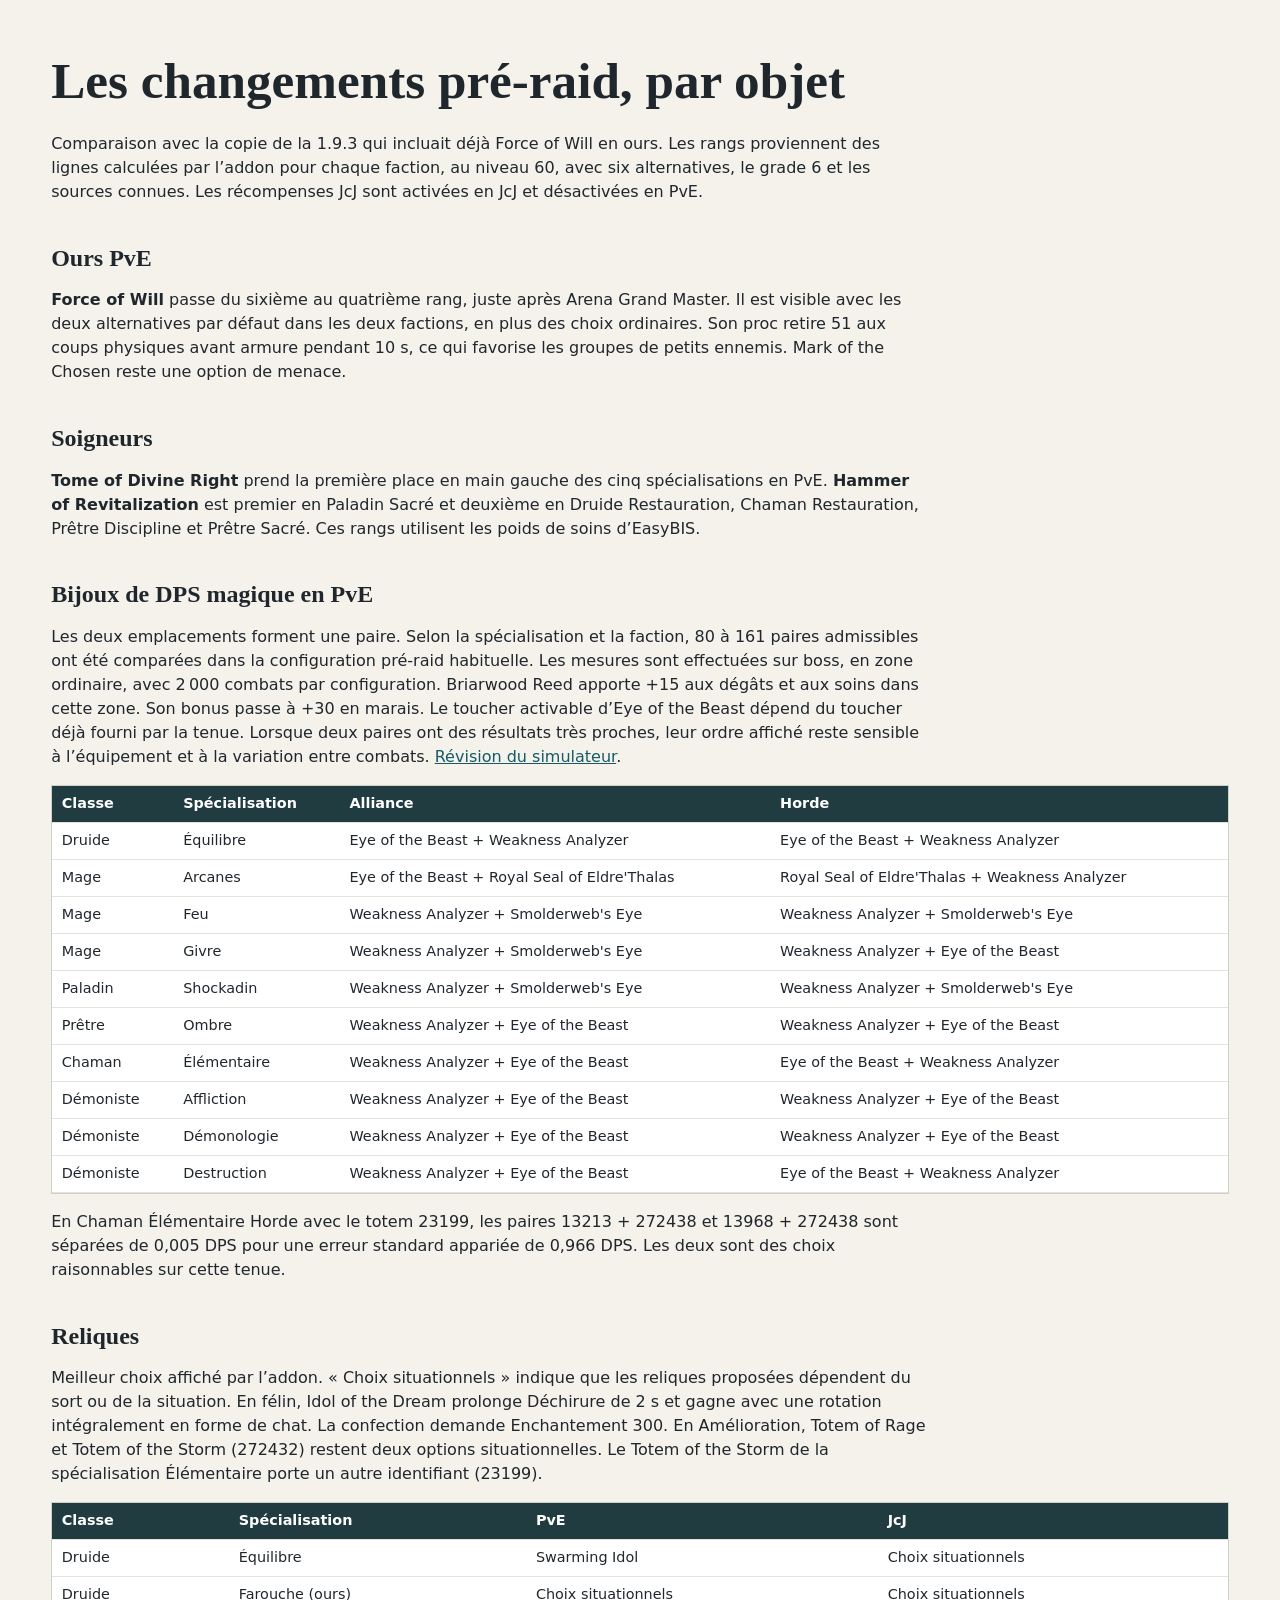
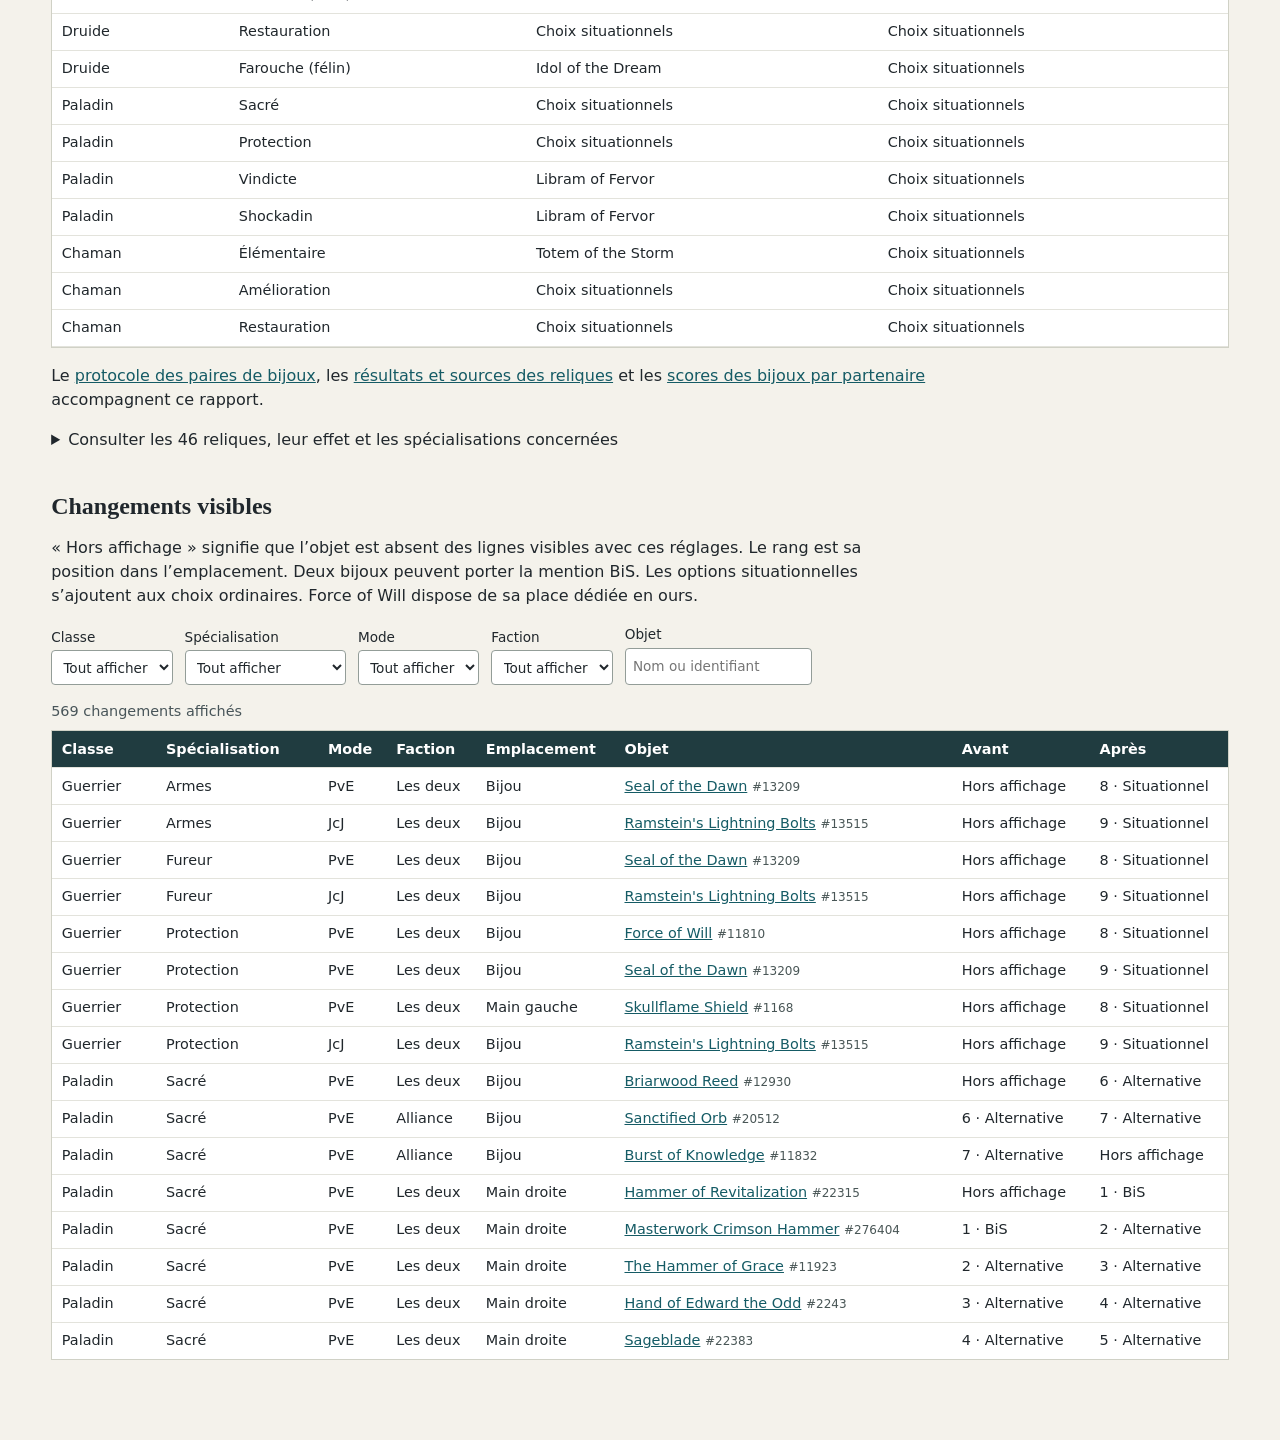
<file: docs/audit-forever/recommandations-integrees-1.9.3.html>
<!doctype html><html lang="fr"><meta charset="utf-8"><meta name="viewport" content="width=device-width,initial-scale=1"><title>EasyBIS · Changements pré-raid par objet</title><style>*{box-sizing:border-box}body{margin:0;font:16px/1.5 system-ui,sans-serif;color:#20272c;background:#f4f2eb}main{margin:0 auto;max-width:1350px;padding:2rem clamp(1rem,4vw,4rem) 5rem}h1,h2{font-family:Georgia,serif;line-height:1.15}h1{font-size:clamp(2rem,4vw,3.5rem);margin:.4em 0}h2{margin:1.7em 0 .5em}p{max-width:86ch}a{color:#155b65}.filters{display:flex;flex-wrap:wrap;gap:.75rem;align-items:end;margin:1rem 0}.filters label{display:grid;font-size:.85rem;gap:.2rem}select,input{font:inherit;background:white;color:inherit;padding:.45rem;border:1px solid #939d98;border-radius:.25rem}section{margin:1em 0}.scroll{overflow-x:auto;max-height:70vh;border:1px solid #d0d1c6;background:#fff}table{border-collapse:separate;border-spacing:0;width:100%;font-size:.9rem}th,td{text-align:left;padding:.45rem .6rem;border-bottom:1px solid #e3e3dc}thead th{position:sticky;top:0;background:#203c40;color:white}tbody tr:hover{background:#edf3ee}small,.muted{color:#495656}details summary{cursor:pointer}#count{margin:.5rem 0;font-size:.9rem;color:#485559}</style><main><h1>Les changements pré-raid, par objet</h1><p>Comparaison avec la copie de la 1.9.3 qui incluait déjà Force of Will en ours. Les rangs proviennent des lignes calculées par l’addon pour chaque faction, au niveau 60, avec six alternatives, le grade 6 et les sources connues. Les récompenses JcJ sont activées en JcJ et désactivées en PvE.</p>
<h2>Ours PvE</h2>
<p><strong>Force of Will</strong> passe du sixième au quatrième rang, juste après Arena Grand Master. Il est visible avec les deux alternatives par défaut dans les deux factions, en plus des choix ordinaires. Son proc retire 51 aux coups physiques avant armure pendant 10 s, ce qui favorise les groupes de petits ennemis. Mark of the Chosen reste une option de menace.</p>
<h2>Soigneurs</h2>
<p><strong>Tome of Divine Right</strong> prend la première place en main gauche des cinq spécialisations en PvE. <strong>Hammer of Revitalization</strong> est premier en Paladin Sacré et deuxième en Druide Restauration, Chaman Restauration, Prêtre Discipline et Prêtre Sacré. Ces rangs utilisent les poids de soins d’EasyBIS.</p>
<h2>Bijoux de DPS magique en PvE</h2>
<p>Les deux emplacements forment une paire. Selon la spécialisation et la faction, 80 à 161 paires admissibles ont été comparées dans la configuration pré-raid habituelle. Les mesures sont effectuées sur boss, en zone ordinaire, avec 2 000 combats par configuration. Briarwood Reed apporte +15 aux dégâts et aux soins dans cette zone. Son bonus passe à +30 en marais. Le toucher activable d’Eye of the Beast dépend du toucher déjà fourni par la tenue. Lorsque deux paires ont des résultats très proches, leur ordre affiché reste sensible à l’équipement et à la variation entre combats. <a href="https://github.com/wowsims/forever/commit/8f0e65e5429423a40cca10632af9585b0d9938f2">Révision du simulateur</a>.</p>
<div class="scroll"><table><thead><tr><th scope="col">Classe</th><th scope="col">Spécialisation</th><th scope="col">Alliance</th><th scope="col">Horde</th></tr>
</thead><tbody><tr><td>Druide</td><td>Équilibre</td><td>Eye of the Beast + Weakness Analyzer</td><td>Eye of the Beast + Weakness Analyzer</td></tr>
<tr><td>Mage</td><td>Arcanes</td><td>Eye of the Beast + Royal Seal of Eldre&#x27;Thalas</td><td>Royal Seal of Eldre&#x27;Thalas + Weakness Analyzer</td></tr>
<tr><td>Mage</td><td>Feu</td><td>Weakness Analyzer + Smolderweb&#x27;s Eye</td><td>Weakness Analyzer + Smolderweb&#x27;s Eye</td></tr>
<tr><td>Mage</td><td>Givre</td><td>Weakness Analyzer + Smolderweb&#x27;s Eye</td><td>Weakness Analyzer + Eye of the Beast</td></tr>
<tr><td>Paladin</td><td>Shockadin</td><td>Weakness Analyzer + Smolderweb&#x27;s Eye</td><td>Weakness Analyzer + Smolderweb&#x27;s Eye</td></tr>
<tr><td>Prêtre</td><td>Ombre</td><td>Weakness Analyzer + Eye of the Beast</td><td>Weakness Analyzer + Eye of the Beast</td></tr>
<tr><td>Chaman</td><td>Élémentaire</td><td>Weakness Analyzer + Eye of the Beast</td><td>Eye of the Beast + Weakness Analyzer</td></tr>
<tr><td>Démoniste</td><td>Affliction</td><td>Weakness Analyzer + Eye of the Beast</td><td>Weakness Analyzer + Eye of the Beast</td></tr>
<tr><td>Démoniste</td><td>Démonologie</td><td>Weakness Analyzer + Eye of the Beast</td><td>Weakness Analyzer + Eye of the Beast</td></tr>
<tr><td>Démoniste</td><td>Destruction</td><td>Weakness Analyzer + Eye of the Beast</td><td>Eye of the Beast + Weakness Analyzer</td></tr>
</tbody></table></div><p>En Chaman Élémentaire Horde avec le totem 23199, les paires 13213 + 272438 et 13968 + 272438 sont séparées de 0,005 DPS pour une erreur standard appariée de 0,966 DPS. Les deux sont des choix raisonnables sur cette tenue.</p>
<h2>Reliques</h2>
<p>Meilleur choix affiché par l’addon. « Choix situationnels » indique que les reliques proposées dépendent du sort ou de la situation. En félin, Idol of the Dream prolonge Déchirure de 2 s et gagne avec une rotation intégralement en forme de chat. La confection demande Enchantement 300. En Amélioration, Totem of Rage et Totem of the Storm (272432) restent deux options situationnelles. Le Totem of the Storm de la spécialisation Élémentaire porte un autre identifiant (23199).</p>
<div class="scroll"><table><thead><tr><th scope="col">Classe</th><th scope="col">Spécialisation</th><th scope="col">PvE</th><th scope="col">JcJ</th></tr>
</thead><tbody><tr><td>Druide</td><td>Équilibre</td><td>Swarming Idol</td><td>Choix situationnels</td></tr>
<tr><td>Druide</td><td>Farouche (ours)</td><td>Choix situationnels</td><td>Choix situationnels</td></tr>
<tr><td>Druide</td><td>Restauration</td><td>Choix situationnels</td><td>Choix situationnels</td></tr>
<tr><td>Druide</td><td>Farouche (félin)</td><td>Idol of the Dream</td><td>Choix situationnels</td></tr>
<tr><td>Paladin</td><td>Sacré</td><td>Choix situationnels</td><td>Choix situationnels</td></tr>
<tr><td>Paladin</td><td>Protection</td><td>Choix situationnels</td><td>Choix situationnels</td></tr>
<tr><td>Paladin</td><td>Vindicte</td><td>Libram of Fervor</td><td>Choix situationnels</td></tr>
<tr><td>Paladin</td><td>Shockadin</td><td>Libram of Fervor</td><td>Choix situationnels</td></tr>
<tr><td>Chaman</td><td>Élémentaire</td><td>Totem of the Storm</td><td>Choix situationnels</td></tr>
<tr><td>Chaman</td><td>Amélioration</td><td>Choix situationnels</td><td>Choix situationnels</td></tr>
<tr><td>Chaman</td><td>Restauration</td><td>Choix situationnels</td><td>Choix situationnels</td></tr>
</tbody></table></div><p>Le <a href="protocole-bijoux-caster-8f0e65e5.zip">protocole des paires de bijoux</a>, les <a href="../../_build/corrections/relics-evidence.zip">résultats et sources des reliques</a> et les <a href="../../_build/corrections/caster_trinkets.json">scores des bijoux par partenaire</a> accompagnent ce rapport.</p>
<details><summary>Consulter les 46 reliques, leur effet et les spécialisations concernées</summary><div class="scroll"><table><thead><tr><th scope="col">Classe</th><th scope="col">Relique</th><th scope="col">Effet</th><th scope="col">Spécialisations</th><th scope="col">Obtention</th></tr>
</thead><tbody><tr><td>Chaman</td><td>Burning Totem #272433</td><td>Horion de flammes dure 3 s de plus.</td><td>Élémentaire (PvE, JcJ), Amélioration (PvE, JcJ)</td><td>Vendeur</td></tr>
<tr><td>Chaman</td><td>Firestorm Totem #263436</td><td>Vos totems coûtent 5 % de mana en moins.</td><td>Élémentaire (PvE)</td><td>Acquisition à confirmer</td></tr>
<tr><td>Chaman</td><td>Polished Driftwood Icon #249398</td><td>Conserve 8 % de votre régénération de mana pendant l’incantation.</td><td>Élémentaire (PvE), Restauration (PvE, JcJ)</td><td>Enchantement 130</td></tr>
<tr><td>Chaman</td><td>Tidal Totem #272431</td><td>Vague de soins coûte 5 % de mana en moins.</td><td>Restauration (PvE, JcJ)</td><td>Vendeur</td></tr>
<tr><td>Chaman</td><td>Totem of Ancestral Protection #249443</td><td>La recharge de Totem de Glèbe diminue de 1 s.</td><td>Élémentaire (JcJ), Amélioration (JcJ), Restauration (JcJ)</td><td>Enchantement 210</td></tr>
<tr><td>Chaman</td><td>Totem of Charged Flames #263412</td><td>Horion de flammes et Éclair coûtent 5 points de mana de moins.</td><td>Élémentaire (PvE, JcJ), Amélioration (PvE)</td><td>Call of Fire / Call of Fire</td></tr>
<tr><td>Chaman</td><td>Totem of Flowing Water #23005</td><td>Chaque Vague de soins inférieurs rend jusqu’à 10 points de mana.</td><td>Restauration (PvE)</td><td>Noth the Plaguebringer</td></tr>
<tr><td>Chaman</td><td>Totem of Life #22396</td><td>Ajoute jusqu’à 80 soins à Vague de soins inférieurs.</td><td>Restauration (PvE, JcJ)</td><td>Fankriss the Unyielding</td></tr>
<tr><td>Chaman</td><td>Totem of Rage #22395</td><td>Vos horions infligent 2 % de dégâts en plus.</td><td>Élémentaire (PvE, JcJ), Amélioration (PvE, JcJ)</td><td>Magmus</td></tr>
<tr><td>Chaman</td><td>Totem of Sustaining #23200</td><td>Bouclier d’eau peut porter une charge supplémentaire.</td><td>Restauration (PvE, JcJ)</td><td>Instructor Malicia / Doctor Theolen Krastinov / Lorekeeper Polkelt / The Ravenian / Lord Alexei Barov / Lady Illucia Barov</td></tr>
<tr><td>Chaman</td><td>Totem of Thunder #228176</td><td>Éclair gagne 1 % de chances de critique.</td><td>Élémentaire (PvE, JcJ), Amélioration (PvE)</td><td>Enchantement 300</td></tr>
<tr><td>Chaman</td><td>Totem of Tides #22345</td><td>Remous coûte 5 % de mana en moins.</td><td>Restauration (PvE, JcJ)</td><td>Isalien</td></tr>
<tr><td>Chaman</td><td>Totem of Urgency #279249</td><td>Vague de soins inférieurs gagne 4 % de chances de critique.</td><td>Restauration (PvE, JcJ)</td><td>Acquisition à confirmer</td></tr>
<tr><td>Chaman</td><td>Totem of the Storm #23199</td><td>Ajoute jusqu’à 33 dégâts à Éclair et Chaîne d’éclairs.</td><td>Élémentaire (PvE, JcJ), Amélioration (PvE, JcJ)</td><td>0</td></tr>
<tr><td>Chaman</td><td>Totem of the Storm #272432</td><td>Éclair peut déclencher Arme du Maelström à la moitié de sa chance habituelle.</td><td>Amélioration (PvE, JcJ)</td><td>Vendeur</td></tr>
<tr><td>Druide</td><td>Enraged Idol #272428</td><td>Enrager génère 10 points de rage de plus sur sa durée.</td><td>Farouche (ours) (PvE, JcJ)</td><td>Vendeur</td></tr>
<tr><td>Druide</td><td>Howling Idol #272427</td><td>La recharge de Puissance fluctuante diminue de 0,5 s.</td><td>Farouche (félin) (PvE, JcJ)</td><td>Vendeur</td></tr>
<tr><td>Druide</td><td>Idol of Brutality #23198</td><td>Mutiler et Balayage coûtent 2 points de rage de moins.</td><td>Farouche (ours) (PvE, JcJ)</td><td>Magistrate Barthilas</td></tr>
<tr><td>Druide</td><td>Idol of Ferocity #22397</td><td>Griffe et Griffure coûtent 2 points d’énergie de moins.</td><td>Farouche (félin) (PvE, JcJ)</td><td>Lord Roccor</td></tr>
<tr><td>Druide</td><td>Idol of Health #22399</td><td>Toucher guérisseur s’incante 0,15 s plus vite.</td><td>Restauration (PvE, JcJ)</td><td>Viscidus</td></tr>
<tr><td>Druide</td><td>Idol of Longevity #23004</td><td>Chaque Toucher guérisseur rend jusqu’à 25 points de mana.</td><td>Restauration (PvE)</td><td>Instructor Razuvious</td></tr>
<tr><td>Druide</td><td>Idol of Rejuvenation #22398</td><td>Le soin initial de Rétablissement augmente de 5 % si votre Récupération est active sur la cible.</td><td>Restauration (PvE, JcJ)</td><td>Mor Grayhoof</td></tr>
<tr><td>Druide</td><td>Idol of Shifting Tides #263411</td><td>Les sorts de changement de forme coûtent 40 points de mana de moins.</td><td>Équilibre (JcJ), Farouche (ours) (JcJ), Restauration (JcJ), Farouche (félin) (PvE, JcJ)</td><td>Aquatic Form / Aquatic Form</td></tr>
<tr><td>Druide</td><td>Idol of Swiftness #279250</td><td>La recharge de Prompte guérison diminue de 3 s.</td><td>Restauration (PvE, JcJ)</td><td>Acquisition à confirmer</td></tr>
<tr><td>Druide</td><td>Idol of Synthesis #272429</td><td>À l’utilisation de Prompte guérison, chacun de vos soins périodiques sur la cible raccourcit sa recharge de 1 s.</td><td>Restauration (PvE, JcJ)</td><td>Vendeur</td></tr>
<tr><td>Druide</td><td>Idol of the Dream #220606</td><td>Déchirure dure 2 s de plus avant de devoir être renouvelée.</td><td>Farouche (félin) (PvE, JcJ)</td><td>Enchantement 300</td></tr>
<tr><td>Druide</td><td>Idol of the Moon #23197</td><td>Ajoute jusqu’à 33 dégâts à Éclat lunaire.</td><td>Équilibre (PvE, JcJ)</td><td>0</td></tr>
<tr><td>Druide</td><td>Idol of the Ursine Twins #279251</td><td>Chaque touche de Lacérer a 10 % de chances de réinitialiser Morsure primordiale.</td><td>Farouche (ours) (PvE, JcJ)</td><td>Acquisition à confirmer</td></tr>
<tr><td>Druide</td><td>Mark of Urs&#x27;endris #263435</td><td>Augmente de 4 % l’armure apportée par l’équipement.</td><td>Farouche (ours) (PvE, JcJ), Farouche (félin) (JcJ)</td><td>Acquisition à confirmer</td></tr>
<tr><td>Druide</td><td>Mystic Mushroom #249396</td><td>Augmente l’Esprit de 5 %.</td><td>Équilibre (PvE), Restauration (PvE, JcJ), Farouche (félin) (PvE)</td><td>Enchantement 130</td></tr>
<tr><td>Druide</td><td>Swarming Idol #272430</td><td>Essaim d’insectes dure 2 s de plus.</td><td>Équilibre (PvE, JcJ)</td><td>Vendeur</td></tr>
<tr><td>Druide</td><td>Talons of Wrath #249441</td><td>Colère a 50 % de chances de rendre 35 points de mana.</td><td>Équilibre (PvE, JcJ)</td><td>Enchantement 210</td></tr>
<tr><td>Paladin</td><td>Libram of Divinity #23201</td><td>Jugement rend 23 à 28 points de vie aux membres du groupe proches.</td><td>Sacré (PvE), Protection (PvE)</td><td>Instructor Malicia / Doctor Theolen Krastinov / Lorekeeper Polkelt / The Ravenian / Lord Alexei Barov / Lady Illucia Barov</td></tr>
<tr><td>Paladin</td><td>Libram of Economy #272436</td><td>Lumière sacrée coûte 5 % de mana en moins.</td><td>Sacré (PvE, JcJ)</td><td>Vendeur</td></tr>
<tr><td>Paladin</td><td>Libram of Fervor #23203</td><td>Sceau du Croisé donne 48 PA de plus et son jugement ajoute 33 dégâts du Sacré de plus.</td><td>Protection (PvE, JcJ), Vindicte (PvE, JcJ), Shockadin (PvE, JcJ)</td><td>Risen Warrior / 0</td></tr>
<tr><td>Paladin</td><td>Libram of Grace #22402</td><td>Épuration coûte 25 points de mana de moins.</td><td>Sacré (PvE, JcJ)</td><td>Fankriss the Unyielding</td></tr>
<tr><td>Paladin</td><td>Libram of Holy Alacrity #228175</td><td>Horion sacré raccourcit de 0,2 s votre prochaine Lumière sacrée dans les 10 s.</td><td>Sacré (PvE, JcJ), Shockadin (PvE, JcJ)</td><td>Enchantement 300</td></tr>
<tr><td>Paladin</td><td>Libram of Hope #22401</td><td>Vos sceaux durent 4 s de plus.</td><td>Vindicte (PvE, JcJ)</td><td>Isalien</td></tr>
<tr><td>Paladin</td><td>Libram of Infusion #279248</td><td>Horion sacré gagne 6 % de chances de critique.</td><td>Sacré (PvE, JcJ), Shockadin (PvE, JcJ)</td><td>Acquisition à confirmer</td></tr>
<tr><td>Paladin</td><td>Libram of Invocation #249442</td><td>Vos sceaux coûtent 5 % de mana en moins.</td><td>Vindicte (PvE, JcJ), Shockadin (PvE)</td><td>Enchantement 210</td></tr>
<tr><td>Paladin</td><td>Libram of Law #272435</td><td>Jugement inflige 4 % de dégâts en plus.</td><td>Protection (PvE, JcJ), Vindicte (PvE, JcJ), Shockadin (PvE, JcJ)</td><td>Vendeur</td></tr>
<tr><td>Paladin</td><td>Libram of Light #23006</td><td>Ajoute jusqu’à 83 soins à Éclair lumineux.</td><td>Sacré (PvE, JcJ)</td><td>Noth the Plaguebringer</td></tr>
<tr><td>Paladin</td><td>Libram of Truth #22400</td><td>Purification et Épuration coûtent 10 % de mana en moins.</td><td>Sacré (PvE, JcJ), Protection (JcJ), Vindicte (JcJ), Shockadin (JcJ)</td><td>Magmus</td></tr>
<tr><td>Paladin</td><td>Sentinel&#x27;s Libram #272434</td><td>Avec le talent Jugement rapide, sa recharge diminue de 10 s.</td><td>Protection (PvE, JcJ)</td><td>Vendeur</td></tr>
<tr><td>Paladin</td><td>Steadfast Libram #279247</td><td>Bouclier sacré augmente de 30 % la valeur de blocage de votre bouclier tant qu’il est actif.</td><td>Protection (PvE, JcJ)</td><td>Acquisition à confirmer</td></tr>
<tr><td>Paladin</td><td>Tenets of the Silver Hand #249397</td><td>Augmente de 1 % les dégâts contre les morts-vivants.</td><td>Protection (PvE), Vindicte (PvE), Shockadin (PvE)</td><td>Enchantement 130</td></tr>
</tbody></table></div></details><h2>Changements visibles</h2>
<p>« Hors affichage » signifie que l’objet est absent des lignes visibles avec ces réglages. Le rang est sa position dans l’emplacement. Deux bijoux peuvent porter la mention BiS. Les options situationnelles s’ajoutent aux choix ordinaires. Force of Will dispose de sa place dédiée en ours.</p>
<div class="filters"><label>Classe<select data-col="0"><option value="">Tout afficher</option><option>Chaman</option><option>Chasseur</option><option>Druide</option><option>Démoniste</option><option>Guerrier</option><option>Mage</option><option>Paladin</option><option>Prêtre</option><option>Voleur</option></select></label><label>Spécialisation<select data-col="1"><option value="">Tout afficher</option><option>Affliction</option><option>Amélioration</option><option>Arcanes</option><option>Armes</option><option>Assassinat</option><option>Combat</option><option>Destruction</option><option>Discipline</option><option>Démonologie</option><option>Farouche (félin)</option><option>Farouche (ours)</option><option>Feu</option><option>Finesse</option><option>Fureur</option><option>Givre</option><option>Maîtrise des bêtes</option><option>Ombre</option><option>Protection</option><option>Précision</option><option>Restauration</option><option>Sacré</option><option>Shockadin</option><option>Survie</option><option>Vindicte</option><option>Élémentaire</option><option>Équilibre</option></select></label><label>Mode<select data-col="2"><option value="">Tout afficher</option><option>JcJ</option><option>PvE</option></select></label><label>Faction<select data-col="3"><option value="">Tout afficher</option><option>Alliance</option><option>Horde</option></select></label><label>Objet<input id="search" type="search" placeholder="Nom ou identifiant"></label></div><p id="count" aria-live="polite"></p>
<div class="scroll"><table id="delta"><thead><tr><th scope="col">Classe</th><th scope="col">Spécialisation</th><th scope="col">Mode</th><th scope="col">Faction</th><th scope="col">Emplacement</th><th scope="col">Objet</th><th scope="col">Avant</th><th scope="col">Après</th></tr>
</thead><tbody><tr data-id="13209"><td>Guerrier</td><td>Armes</td><td>PvE</td><td>Les deux</td><td>Bijou</td><td><a href="https://www.wowhead.com/forever/item=13209">Seal of the Dawn</a> <small>#13209</small></td><td>Hors affichage</td><td>8 · Situationnel</td></tr>
<tr data-id="13515"><td>Guerrier</td><td>Armes</td><td>JcJ</td><td>Les deux</td><td>Bijou</td><td><a href="https://www.wowhead.com/forever/item=13515">Ramstein&#x27;s Lightning Bolts</a> <small>#13515</small></td><td>Hors affichage</td><td>9 · Situationnel</td></tr>
<tr data-id="13209"><td>Guerrier</td><td>Fureur</td><td>PvE</td><td>Les deux</td><td>Bijou</td><td><a href="https://www.wowhead.com/forever/item=13209">Seal of the Dawn</a> <small>#13209</small></td><td>Hors affichage</td><td>8 · Situationnel</td></tr>
<tr data-id="13515"><td>Guerrier</td><td>Fureur</td><td>JcJ</td><td>Les deux</td><td>Bijou</td><td><a href="https://www.wowhead.com/forever/item=13515">Ramstein&#x27;s Lightning Bolts</a> <small>#13515</small></td><td>Hors affichage</td><td>9 · Situationnel</td></tr>
<tr data-id="11810"><td>Guerrier</td><td>Protection</td><td>PvE</td><td>Les deux</td><td>Bijou</td><td><a href="https://www.wowhead.com/forever/item=11810">Force of Will</a> <small>#11810</small></td><td>Hors affichage</td><td>8 · Situationnel</td></tr>
<tr data-id="13209"><td>Guerrier</td><td>Protection</td><td>PvE</td><td>Les deux</td><td>Bijou</td><td><a href="https://www.wowhead.com/forever/item=13209">Seal of the Dawn</a> <small>#13209</small></td><td>Hors affichage</td><td>9 · Situationnel</td></tr>
<tr data-id="1168"><td>Guerrier</td><td>Protection</td><td>PvE</td><td>Les deux</td><td>Main gauche</td><td><a href="https://www.wowhead.com/forever/item=1168">Skullflame Shield</a> <small>#1168</small></td><td>Hors affichage</td><td>8 · Situationnel</td></tr>
<tr data-id="13515"><td>Guerrier</td><td>Protection</td><td>JcJ</td><td>Les deux</td><td>Bijou</td><td><a href="https://www.wowhead.com/forever/item=13515">Ramstein&#x27;s Lightning Bolts</a> <small>#13515</small></td><td>Hors affichage</td><td>9 · Situationnel</td></tr>
<tr data-id="12930"><td>Paladin</td><td>Sacré</td><td>PvE</td><td>Les deux</td><td>Bijou</td><td><a href="https://www.wowhead.com/forever/item=12930">Briarwood Reed</a> <small>#12930</small></td><td>Hors affichage</td><td>6 · Alternative</td></tr>
<tr data-id="20512"><td>Paladin</td><td>Sacré</td><td>PvE</td><td>Alliance</td><td>Bijou</td><td><a href="https://www.wowhead.com/forever/item=20512">Sanctified Orb</a> <small>#20512</small></td><td>6 · Alternative</td><td>7 · Alternative</td></tr>
<tr data-id="11832"><td>Paladin</td><td>Sacré</td><td>PvE</td><td>Alliance</td><td>Bijou</td><td><a href="https://www.wowhead.com/forever/item=11832">Burst of Knowledge</a> <small>#11832</small></td><td>7 · Alternative</td><td>Hors affichage</td></tr>
<tr data-id="22315"><td>Paladin</td><td>Sacré</td><td>PvE</td><td>Les deux</td><td>Main droite</td><td><a href="https://www.wowhead.com/forever/item=22315">Hammer of Revitalization</a> <small>#22315</small></td><td>Hors affichage</td><td>1 · BiS</td></tr>
<tr data-id="276404"><td>Paladin</td><td>Sacré</td><td>PvE</td><td>Les deux</td><td>Main droite</td><td><a href="https://www.wowhead.com/forever/item=276404">Masterwork Crimson Hammer</a> <small>#276404</small></td><td>1 · BiS</td><td>2 · Alternative</td></tr>
<tr data-id="11923"><td>Paladin</td><td>Sacré</td><td>PvE</td><td>Les deux</td><td>Main droite</td><td><a href="https://www.wowhead.com/forever/item=11923">The Hammer of Grace</a> <small>#11923</small></td><td>2 · Alternative</td><td>3 · Alternative</td></tr>
<tr data-id="2243"><td>Paladin</td><td>Sacré</td><td>PvE</td><td>Les deux</td><td>Main droite</td><td><a href="https://www.wowhead.com/forever/item=2243">Hand of Edward the Odd</a> <small>#2243</small></td><td>3 · Alternative</td><td>4 · Alternative</td></tr>
<tr data-id="22383"><td>Paladin</td><td>Sacré</td><td>PvE</td><td>Les deux</td><td>Main droite</td><td><a href="https://www.wowhead.com/forever/item=22383">Sageblade</a> <small>#22383</small></td><td>4 · Alternative</td><td>5 · Alternative</td></tr>
<tr data-id="7721"><td>Paladin</td><td>Sacré</td><td>PvE</td><td>Les deux</td><td>Main droite</td><td><a href="https://www.wowhead.com/forever/item=7721">Hand of Righteousness</a> <small>#7721</small></td><td>5 · Alternative</td><td>6 · Alternative</td></tr>
<tr data-id="9457"><td>Paladin</td><td>Sacré</td><td>PvE</td><td>Les deux</td><td>Main droite</td><td><a href="https://www.wowhead.com/forever/item=9457">Royal Diplomatic Scepter</a> <small>#9457</small></td><td>6 · Alternative</td><td>7 · Alternative</td></tr>
<tr data-id="18396"><td>Paladin</td><td>Sacré</td><td>PvE</td><td>Les deux</td><td>Main droite</td><td><a href="https://www.wowhead.com/forever/item=18396">Mind Carver</a> <small>#18396</small></td><td>7 · Alternative</td><td>Hors affichage</td></tr>
<tr data-id="22319"><td>Paladin</td><td>Sacré</td><td>PvE</td><td>Les deux</td><td>Main gauche</td><td><a href="https://www.wowhead.com/forever/item=22319">Tome of Divine Right</a> <small>#22319</small></td><td>Hors affichage</td><td>1 · BiS</td></tr>
<tr data-id="279262"><td>Paladin</td><td>Sacré</td><td>PvE</td><td>Les deux</td><td>Main gauche</td><td><a href="https://www.wowhead.com/forever/item=279262">Evergreen Shield</a> <small>#279262</small></td><td>1 · BiS</td><td>2 · Alternative</td></tr>
<tr data-id="15805"><td>Paladin</td><td>Sacré</td><td>PvE</td><td>Les deux</td><td>Main gauche</td><td><a href="https://www.wowhead.com/forever/item=15805">Penelope&#x27;s Rose</a> <small>#15805</small></td><td>2 · Alternative</td><td>3 · Alternative</td></tr>
<tr data-id="18523"><td>Paladin</td><td>Sacré</td><td>PvE</td><td>Les deux</td><td>Main gauche</td><td><a href="https://www.wowhead.com/forever/item=18523">Brightly Glowing Stone</a> <small>#18523</small></td><td>3 · Alternative</td><td>4 · Alternative</td></tr>
<tr data-id="11928"><td>Paladin</td><td>Sacré</td><td>PvE</td><td>Les deux</td><td>Main gauche</td><td><a href="https://www.wowhead.com/forever/item=11928">Thaurissan&#x27;s Royal Scepter</a> <small>#11928</small></td><td>4 · Alternative</td><td>5 · Alternative</td></tr>
<tr data-id="17718"><td>Paladin</td><td>Sacré</td><td>PvE</td><td>Les deux</td><td>Main gauche</td><td><a href="https://www.wowhead.com/forever/item=17718">Gizlock&#x27;s Hypertech Buckler</a> <small>#17718</small></td><td>5 · Alternative</td><td>6 · Alternative</td></tr>
<tr data-id="12471"><td>Paladin</td><td>Sacré</td><td>PvE</td><td>Les deux</td><td>Main gauche</td><td><a href="https://www.wowhead.com/forever/item=12471">Desertwalker Cane</a> <small>#12471</small></td><td>6 · Alternative</td><td>7 · Alternative</td></tr>
<tr data-id="18316"><td>Paladin</td><td>Sacré</td><td>PvE</td><td>Les deux</td><td>Main gauche</td><td><a href="https://www.wowhead.com/forever/item=18316">Obsidian Bauble</a> <small>#18316</small></td><td>7 · Alternative</td><td>Hors affichage</td></tr>
<tr data-id="272436"><td>Paladin</td><td>Sacré</td><td>PvE</td><td>Les deux</td><td>Relique</td><td><a href="https://www.wowhead.com/forever/item=272436">Libram of Economy</a> <small>#272436</small></td><td>Hors affichage</td><td>1 · Situationnel</td></tr>
<tr data-id="228175"><td>Paladin</td><td>Sacré</td><td>PvE</td><td>Les deux</td><td>Relique</td><td><a href="https://www.wowhead.com/forever/item=228175">Libram of Holy Alacrity</a> <small>#228175</small></td><td>Hors affichage</td><td>2 · Situationnel</td></tr>
<tr data-id="23201"><td>Paladin</td><td>Sacré</td><td>PvE</td><td>Les deux</td><td>Relique</td><td><a href="https://www.wowhead.com/forever/item=23201">Libram of Divinity</a> <small>#23201</small></td><td>Hors affichage</td><td>3 · Situationnel</td></tr>
<tr data-id="22400"><td>Paladin</td><td>Sacré</td><td>PvE</td><td>Les deux</td><td>Relique</td><td><a href="https://www.wowhead.com/forever/item=22400">Libram of Truth</a> <small>#22400</small></td><td>Hors affichage</td><td>4 · Situationnel</td></tr>
<tr data-id="11832"><td>Paladin</td><td>Sacré</td><td>PvE</td><td>Horde</td><td>Bijou</td><td><a href="https://www.wowhead.com/forever/item=11832">Burst of Knowledge</a> <small>#11832</small></td><td>6 · Alternative</td><td>7 · Alternative</td></tr>
<tr data-id="276744"><td>Paladin</td><td>Sacré</td><td>PvE</td><td>Horde</td><td>Bijou</td><td><a href="https://www.wowhead.com/forever/item=276744">Zarla&#x27;s Snack Pouch</a> <small>#276744</small></td><td>7 · Alternative</td><td>Hors affichage</td></tr>
<tr data-id="12930"><td>Paladin</td><td>Sacré</td><td>JcJ</td><td>Les deux</td><td>Bijou</td><td><a href="https://www.wowhead.com/forever/item=12930">Briarwood Reed</a> <small>#12930</small></td><td>Hors affichage</td><td>7 · Alternative</td></tr>
<tr data-id="13515"><td>Paladin</td><td>Sacré</td><td>JcJ</td><td>Les deux</td><td>Bijou</td><td><a href="https://www.wowhead.com/forever/item=13515">Ramstein&#x27;s Lightning Bolts</a> <small>#13515</small></td><td>Hors affichage</td><td>9 · Situationnel</td></tr>
<tr data-id="20512"><td>Paladin</td><td>Sacré</td><td>JcJ</td><td>Alliance</td><td>Bijou</td><td><a href="https://www.wowhead.com/forever/item=20512">Sanctified Orb</a> <small>#20512</small></td><td>7 · Alternative</td><td>Hors affichage</td></tr>
<tr data-id="22315"><td>Paladin</td><td>Sacré</td><td>JcJ</td><td>Les deux</td><td>Main droite</td><td><a href="https://www.wowhead.com/forever/item=22315">Hammer of Revitalization</a> <small>#22315</small></td><td>Hors affichage</td><td>1 · BiS</td></tr>
<tr data-id="276404"><td>Paladin</td><td>Sacré</td><td>JcJ</td><td>Les deux</td><td>Main droite</td><td><a href="https://www.wowhead.com/forever/item=276404">Masterwork Crimson Hammer</a> <small>#276404</small></td><td>1 · BiS</td><td>2 · Alternative</td></tr>
<tr data-id="11923"><td>Paladin</td><td>Sacré</td><td>JcJ</td><td>Les deux</td><td>Main droite</td><td><a href="https://www.wowhead.com/forever/item=11923">The Hammer of Grace</a> <small>#11923</small></td><td>2 · Alternative</td><td>3 · Alternative</td></tr>
<tr data-id="22383"><td>Paladin</td><td>Sacré</td><td>JcJ</td><td>Les deux</td><td>Main droite</td><td><a href="https://www.wowhead.com/forever/item=22383">Sageblade</a> <small>#22383</small></td><td>3 · Alternative</td><td>4 · Alternative</td></tr>
<tr data-id="7721"><td>Paladin</td><td>Sacré</td><td>JcJ</td><td>Les deux</td><td>Main droite</td><td><a href="https://www.wowhead.com/forever/item=7721">Hand of Righteousness</a> <small>#7721</small></td><td>4 · Alternative</td><td>5 · Alternative</td></tr>
<tr data-id="2243"><td>Paladin</td><td>Sacré</td><td>JcJ</td><td>Les deux</td><td>Main droite</td><td><a href="https://www.wowhead.com/forever/item=2243">Hand of Edward the Odd</a> <small>#2243</small></td><td>5 · Alternative</td><td>6 · Alternative</td></tr>
<tr data-id="9457"><td>Paladin</td><td>Sacré</td><td>JcJ</td><td>Les deux</td><td>Main droite</td><td><a href="https://www.wowhead.com/forever/item=9457">Royal Diplomatic Scepter</a> <small>#9457</small></td><td>6 · Alternative</td><td>7 · Alternative</td></tr>
<tr data-id="18048"><td>Paladin</td><td>Sacré</td><td>JcJ</td><td>Les deux</td><td>Main droite</td><td><a href="https://www.wowhead.com/forever/item=18048">Mastersmith&#x27;s Hammer</a> <small>#18048</small></td><td>7 · Alternative</td><td>Hors affichage</td></tr>
<tr data-id="272436"><td>Paladin</td><td>Sacré</td><td>JcJ</td><td>Les deux</td><td>Relique</td><td><a href="https://www.wowhead.com/forever/item=272436">Libram of Economy</a> <small>#272436</small></td><td>Hors affichage</td><td>1 · Situationnel</td></tr>
<tr data-id="22400"><td>Paladin</td><td>Sacré</td><td>JcJ</td><td>Les deux</td><td>Relique</td><td><a href="https://www.wowhead.com/forever/item=22400">Libram of Truth</a> <small>#22400</small></td><td>Hors affichage</td><td>2 · Situationnel</td></tr>
<tr data-id="228175"><td>Paladin</td><td>Sacré</td><td>JcJ</td><td>Les deux</td><td>Relique</td><td><a href="https://www.wowhead.com/forever/item=228175">Libram of Holy Alacrity</a> <small>#228175</small></td><td>Hors affichage</td><td>3 · Situationnel</td></tr>
<tr data-id="20072"><td>Paladin</td><td>Sacré</td><td>JcJ</td><td>Horde</td><td>Bijou</td><td><a href="https://www.wowhead.com/forever/item=20072">Defiler&#x27;s Talisman</a> <small>#20072</small></td><td>7 · Alternative</td><td>Hors affichage</td></tr>
<tr data-id="11810"><td>Paladin</td><td>Protection</td><td>PvE</td><td>Les deux</td><td>Bijou</td><td><a href="https://www.wowhead.com/forever/item=11810">Force of Will</a> <small>#11810</small></td><td>Hors affichage</td><td>8 · Situationnel</td></tr>
<tr data-id="23203"><td>Paladin</td><td>Protection</td><td>PvE</td><td>Les deux</td><td>Relique</td><td><a href="https://www.wowhead.com/forever/item=23203">Libram of Fervor</a> <small>#23203</small></td><td>Hors affichage</td><td>1 · Situationnel</td></tr>
<tr data-id="272435"><td>Paladin</td><td>Protection</td><td>PvE</td><td>Les deux</td><td>Relique</td><td><a href="https://www.wowhead.com/forever/item=272435">Libram of Law</a> <small>#272435</small></td><td>Hors affichage</td><td>2 · Situationnel</td></tr>
<tr data-id="272434"><td>Paladin</td><td>Protection</td><td>PvE</td><td>Les deux</td><td>Relique</td><td><a href="https://www.wowhead.com/forever/item=272434">Sentinel&#x27;s Libram</a> <small>#272434</small></td><td>Hors affichage</td><td>3 · Situationnel</td></tr>
<tr data-id="23201"><td>Paladin</td><td>Protection</td><td>PvE</td><td>Les deux</td><td>Relique</td><td><a href="https://www.wowhead.com/forever/item=23201">Libram of Divinity</a> <small>#23201</small></td><td>Hors affichage</td><td>4 · Situationnel</td></tr>
<tr data-id="249397"><td>Paladin</td><td>Protection</td><td>PvE</td><td>Les deux</td><td>Relique</td><td><a href="https://www.wowhead.com/forever/item=249397">Tenets of the Silver Hand</a> <small>#249397</small></td><td>Hors affichage</td><td>5 · Situationnel</td></tr>
<tr data-id="13515"><td>Paladin</td><td>Protection</td><td>JcJ</td><td>Les deux</td><td>Bijou</td><td><a href="https://www.wowhead.com/forever/item=13515">Ramstein&#x27;s Lightning Bolts</a> <small>#13515</small></td><td>Hors affichage</td><td>9 · Situationnel</td></tr>
<tr data-id="272434"><td>Paladin</td><td>Protection</td><td>JcJ</td><td>Les deux</td><td>Relique</td><td><a href="https://www.wowhead.com/forever/item=272434">Sentinel&#x27;s Libram</a> <small>#272434</small></td><td>Hors affichage</td><td>1 · Situationnel</td></tr>
<tr data-id="272435"><td>Paladin</td><td>Protection</td><td>JcJ</td><td>Les deux</td><td>Relique</td><td><a href="https://www.wowhead.com/forever/item=272435">Libram of Law</a> <small>#272435</small></td><td>Hors affichage</td><td>2 · Situationnel</td></tr>
<tr data-id="22400"><td>Paladin</td><td>Protection</td><td>JcJ</td><td>Les deux</td><td>Relique</td><td><a href="https://www.wowhead.com/forever/item=22400">Libram of Truth</a> <small>#22400</small></td><td>Hors affichage</td><td>3 · Situationnel</td></tr>
<tr data-id="23203"><td>Paladin</td><td>Protection</td><td>JcJ</td><td>Les deux</td><td>Relique</td><td><a href="https://www.wowhead.com/forever/item=23203">Libram of Fervor</a> <small>#23203</small></td><td>Hors affichage</td><td>4 · Situationnel</td></tr>
<tr data-id="19812"><td>Paladin</td><td>Vindicte</td><td>PvE</td><td>Les deux</td><td>Bijou</td><td><a href="https://www.wowhead.com/forever/item=19812">Rune of the Dawn</a> <small>#19812</small></td><td>Hors affichage</td><td>8 · Situationnel</td></tr>
<tr data-id="13209"><td>Paladin</td><td>Vindicte</td><td>PvE</td><td>Les deux</td><td>Bijou</td><td><a href="https://www.wowhead.com/forever/item=13209">Seal of the Dawn</a> <small>#13209</small></td><td>Hors affichage</td><td>9 · Situationnel</td></tr>
<tr data-id="23203"><td>Paladin</td><td>Vindicte</td><td>PvE</td><td>Les deux</td><td>Relique</td><td><a href="https://www.wowhead.com/forever/item=23203">Libram of Fervor</a> <small>#23203</small></td><td>Hors affichage</td><td>1 · BiS</td></tr>
<tr data-id="272435"><td>Paladin</td><td>Vindicte</td><td>PvE</td><td>Les deux</td><td>Relique</td><td><a href="https://www.wowhead.com/forever/item=272435">Libram of Law</a> <small>#272435</small></td><td>Hors affichage</td><td>2 · Situationnel</td></tr>
<tr data-id="249397"><td>Paladin</td><td>Vindicte</td><td>PvE</td><td>Les deux</td><td>Relique</td><td><a href="https://www.wowhead.com/forever/item=249397">Tenets of the Silver Hand</a> <small>#249397</small></td><td>Hors affichage</td><td>3 · Situationnel</td></tr>
<tr data-id="249442"><td>Paladin</td><td>Vindicte</td><td>PvE</td><td>Les deux</td><td>Relique</td><td><a href="https://www.wowhead.com/forever/item=249442">Libram of Invocation</a> <small>#249442</small></td><td>Hors affichage</td><td>4 · Situationnel</td></tr>
<tr data-id="22401"><td>Paladin</td><td>Vindicte</td><td>PvE</td><td>Les deux</td><td>Relique</td><td><a href="https://www.wowhead.com/forever/item=22401">Libram of Hope</a> <small>#22401</small></td><td>Hors affichage</td><td>5 · Situationnel</td></tr>
<tr data-id="13515"><td>Paladin</td><td>Vindicte</td><td>JcJ</td><td>Les deux</td><td>Bijou</td><td><a href="https://www.wowhead.com/forever/item=13515">Ramstein&#x27;s Lightning Bolts</a> <small>#13515</small></td><td>Hors affichage</td><td>9 · Situationnel</td></tr>
<tr data-id="23203"><td>Paladin</td><td>Vindicte</td><td>JcJ</td><td>Les deux</td><td>Relique</td><td><a href="https://www.wowhead.com/forever/item=23203">Libram of Fervor</a> <small>#23203</small></td><td>Hors affichage</td><td>1 · Situationnel</td></tr>
<tr data-id="272435"><td>Paladin</td><td>Vindicte</td><td>JcJ</td><td>Les deux</td><td>Relique</td><td><a href="https://www.wowhead.com/forever/item=272435">Libram of Law</a> <small>#272435</small></td><td>Hors affichage</td><td>2 · Situationnel</td></tr>
<tr data-id="22400"><td>Paladin</td><td>Vindicte</td><td>JcJ</td><td>Les deux</td><td>Relique</td><td><a href="https://www.wowhead.com/forever/item=22400">Libram of Truth</a> <small>#22400</small></td><td>Hors affichage</td><td>3 · Situationnel</td></tr>
<tr data-id="22401"><td>Paladin</td><td>Vindicte</td><td>JcJ</td><td>Les deux</td><td>Relique</td><td><a href="https://www.wowhead.com/forever/item=22401">Libram of Hope</a> <small>#22401</small></td><td>Hors affichage</td><td>4 · Situationnel</td></tr>
<tr data-id="249442"><td>Paladin</td><td>Vindicte</td><td>JcJ</td><td>Les deux</td><td>Relique</td><td><a href="https://www.wowhead.com/forever/item=249442">Libram of Invocation</a> <small>#249442</small></td><td>Hors affichage</td><td>5 · Situationnel</td></tr>
<tr data-id="22321"><td>Paladin</td><td>Shockadin</td><td>PvE</td><td>Alliance</td><td>Bijou</td><td><a href="https://www.wowhead.com/forever/item=22321">Heart of Wyrmthalak</a> <small>#22321</small></td><td>7 · Alternative</td><td>4 · Alternative</td></tr>
<tr data-id="12930"><td>Paladin</td><td>Shockadin</td><td>PvE</td><td>Alliance</td><td>Bijou</td><td><a href="https://www.wowhead.com/forever/item=12930">Briarwood Reed</a> <small>#12930</small></td><td>Hors affichage</td><td>5 · Alternative</td></tr>
<tr data-id="20512"><td>Paladin</td><td>Shockadin</td><td>PvE</td><td>Alliance</td><td>Bijou</td><td><a href="https://www.wowhead.com/forever/item=20512">Sanctified Orb</a> <small>#20512</small></td><td>4 · Alternative</td><td>6 · Alternative</td></tr>
<tr data-id="11815"><td>Paladin</td><td>Shockadin</td><td>PvE</td><td>Alliance</td><td>Bijou</td><td><a href="https://www.wowhead.com/forever/item=11815">Hand of Justice</a> <small>#11815</small></td><td>6 · Alternative</td><td>7 · Alternative</td></tr>
<tr data-id="19812"><td>Paladin</td><td>Shockadin</td><td>PvE</td><td>Les deux</td><td>Bijou</td><td><a href="https://www.wowhead.com/forever/item=19812">Rune of the Dawn</a> <small>#19812</small></td><td>Hors affichage</td><td>8 · Situationnel</td></tr>
<tr data-id="272437"><td>Paladin</td><td>Shockadin</td><td>PvE</td><td>Les deux</td><td>Bijou</td><td><a href="https://www.wowhead.com/forever/item=272437">Adaptive Combat Assistant</a> <small>#272437</small></td><td>5 · Alternative</td><td>Hors affichage</td></tr>
<tr data-id="23203"><td>Paladin</td><td>Shockadin</td><td>PvE</td><td>Les deux</td><td>Relique</td><td><a href="https://www.wowhead.com/forever/item=23203">Libram of Fervor</a> <small>#23203</small></td><td>Hors affichage</td><td>1 · BiS</td></tr>
<tr data-id="272435"><td>Paladin</td><td>Shockadin</td><td>PvE</td><td>Les deux</td><td>Relique</td><td><a href="https://www.wowhead.com/forever/item=272435">Libram of Law</a> <small>#272435</small></td><td>Hors affichage</td><td>2 · Alternative</td></tr>
<tr data-id="249397"><td>Paladin</td><td>Shockadin</td><td>PvE</td><td>Les deux</td><td>Relique</td><td><a href="https://www.wowhead.com/forever/item=249397">Tenets of the Silver Hand</a> <small>#249397</small></td><td>Hors affichage</td><td>3 · Situationnel</td></tr>
<tr data-id="228175"><td>Paladin</td><td>Shockadin</td><td>PvE</td><td>Les deux</td><td>Relique</td><td><a href="https://www.wowhead.com/forever/item=228175">Libram of Holy Alacrity</a> <small>#228175</small></td><td>Hors affichage</td><td>4 · Situationnel</td></tr>
<tr data-id="249442"><td>Paladin</td><td>Shockadin</td><td>PvE</td><td>Les deux</td><td>Relique</td><td><a href="https://www.wowhead.com/forever/item=249442">Libram of Invocation</a> <small>#249442</small></td><td>Hors affichage</td><td>5 · Situationnel</td></tr>
<tr data-id="249469"><td>Paladin</td><td>Shockadin</td><td>PvE</td><td>Horde</td><td>Bijou</td><td><a href="https://www.wowhead.com/forever/item=249469">Frozen Heart of the Mountain</a> <small>#249469</small></td><td>3 · Alternative</td><td>3 · Ex æquo</td></tr>
<tr data-id="12930"><td>Paladin</td><td>Shockadin</td><td>PvE</td><td>Horde</td><td>Bijou</td><td><a href="https://www.wowhead.com/forever/item=12930">Briarwood Reed</a> <small>#12930</small></td><td>Hors affichage</td><td>4 · Alternative</td></tr>
<tr data-id="19120"><td>Paladin</td><td>Shockadin</td><td>PvE</td><td>Horde</td><td>Bijou</td><td><a href="https://www.wowhead.com/forever/item=19120">Rune of the Guard Captain</a> <small>#19120</small></td><td>4 · Alternative</td><td>5 · Alternative</td></tr>
<tr data-id="12930"><td>Paladin</td><td>Shockadin</td><td>JcJ</td><td>Les deux</td><td>Bijou</td><td><a href="https://www.wowhead.com/forever/item=12930">Briarwood Reed</a> <small>#12930</small></td><td>Hors affichage</td><td>2 · BiS</td></tr>
<tr data-id="20512"><td>Paladin</td><td>Shockadin</td><td>JcJ</td><td>Alliance</td><td>Bijou</td><td><a href="https://www.wowhead.com/forever/item=20512">Sanctified Orb</a> <small>#20512</small></td><td>2 · BiS</td><td>3 · Ex æquo</td></tr>
<tr data-id="13213"><td>Paladin</td><td>Shockadin</td><td>JcJ</td><td>Alliance</td><td>Bijou</td><td><a href="https://www.wowhead.com/forever/item=13213">Smolderweb&#x27;s Eye</a> <small>#13213</small></td><td>3 · Alternative</td><td>4 · Alternative</td></tr>
<tr data-id="249469"><td>Paladin</td><td>Shockadin</td><td>JcJ</td><td>Alliance</td><td>Bijou</td><td><a href="https://www.wowhead.com/forever/item=249469">Frozen Heart of the Mountain</a> <small>#249469</small></td><td>4 · Alternative</td><td>5 · Alternative</td></tr>
<tr data-id="20071"><td>Paladin</td><td>Shockadin</td><td>JcJ</td><td>Alliance</td><td>Bijou</td><td><a href="https://www.wowhead.com/forever/item=20071">Talisman of Arathor</a> <small>#20071</small></td><td>5 · Alternative</td><td>6 · Alternative</td></tr>
<tr data-id="272437"><td>Paladin</td><td>Shockadin</td><td>JcJ</td><td>Les deux</td><td>Bijou</td><td><a href="https://www.wowhead.com/forever/item=272437">Adaptive Combat Assistant</a> <small>#272437</small></td><td>6 · Alternative</td><td>7 · Alternative</td></tr>
<tr data-id="13515"><td>Paladin</td><td>Shockadin</td><td>JcJ</td><td>Les deux</td><td>Bijou</td><td><a href="https://www.wowhead.com/forever/item=13515">Ramstein&#x27;s Lightning Bolts</a> <small>#13515</small></td><td>Hors affichage</td><td>9 · Situationnel</td></tr>
<tr data-id="280074"><td>Paladin</td><td>Shockadin</td><td>JcJ</td><td>Les deux</td><td>Bijou</td><td><a href="https://www.wowhead.com/forever/item=280074">Scalding Flamehoof</a> <small>#280074</small></td><td>7 · Alternative</td><td>Hors affichage</td></tr>
<tr data-id="272435"><td>Paladin</td><td>Shockadin</td><td>JcJ</td><td>Les deux</td><td>Relique</td><td><a href="https://www.wowhead.com/forever/item=272435">Libram of Law</a> <small>#272435</small></td><td>Hors affichage</td><td>1 · Situationnel</td></tr>
<tr data-id="22400"><td>Paladin</td><td>Shockadin</td><td>JcJ</td><td>Les deux</td><td>Relique</td><td><a href="https://www.wowhead.com/forever/item=22400">Libram of Truth</a> <small>#22400</small></td><td>Hors affichage</td><td>2 · Situationnel</td></tr>
<tr data-id="23203"><td>Paladin</td><td>Shockadin</td><td>JcJ</td><td>Les deux</td><td>Relique</td><td><a href="https://www.wowhead.com/forever/item=23203">Libram of Fervor</a> <small>#23203</small></td><td>Hors affichage</td><td>3 · Situationnel</td></tr>
<tr data-id="228175"><td>Paladin</td><td>Shockadin</td><td>JcJ</td><td>Les deux</td><td>Relique</td><td><a href="https://www.wowhead.com/forever/item=228175">Libram of Holy Alacrity</a> <small>#228175</small></td><td>Hors affichage</td><td>4 · Situationnel</td></tr>
<tr data-id="13213"><td>Paladin</td><td>Shockadin</td><td>JcJ</td><td>Horde</td><td>Bijou</td><td><a href="https://www.wowhead.com/forever/item=13213">Smolderweb&#x27;s Eye</a> <small>#13213</small></td><td>2 · BiS</td><td>3 · Alternative</td></tr>
<tr data-id="249469"><td>Paladin</td><td>Shockadin</td><td>JcJ</td><td>Horde</td><td>Bijou</td><td><a href="https://www.wowhead.com/forever/item=249469">Frozen Heart of the Mountain</a> <small>#249469</small></td><td>3 · Alternative</td><td>4 · Alternative</td></tr>
<tr data-id="19120"><td>Paladin</td><td>Shockadin</td><td>JcJ</td><td>Horde</td><td>Bijou</td><td><a href="https://www.wowhead.com/forever/item=19120">Rune of the Guard Captain</a> <small>#19120</small></td><td>4 · Alternative</td><td>5 · Alternative</td></tr>
<tr data-id="20072"><td>Paladin</td><td>Shockadin</td><td>JcJ</td><td>Horde</td><td>Bijou</td><td><a href="https://www.wowhead.com/forever/item=20072">Defiler&#x27;s Talisman</a> <small>#20072</small></td><td>5 · Alternative</td><td>6 · Alternative</td></tr>
<tr data-id="13209"><td>Chasseur</td><td>Maîtrise des bêtes</td><td>PvE</td><td>Les deux</td><td>Bijou</td><td><a href="https://www.wowhead.com/forever/item=13209">Seal of the Dawn</a> <small>#13209</small></td><td>Hors affichage</td><td>8 · Situationnel</td></tr>
<tr data-id="13515"><td>Chasseur</td><td>Maîtrise des bêtes</td><td>JcJ</td><td>Les deux</td><td>Bijou</td><td><a href="https://www.wowhead.com/forever/item=13515">Ramstein&#x27;s Lightning Bolts</a> <small>#13515</small></td><td>Hors affichage</td><td>9 · Situationnel</td></tr>
<tr data-id="13209"><td>Chasseur</td><td>Précision</td><td>PvE</td><td>Les deux</td><td>Bijou</td><td><a href="https://www.wowhead.com/forever/item=13209">Seal of the Dawn</a> <small>#13209</small></td><td>Hors affichage</td><td>8 · Situationnel</td></tr>
<tr data-id="13515"><td>Chasseur</td><td>Précision</td><td>JcJ</td><td>Les deux</td><td>Bijou</td><td><a href="https://www.wowhead.com/forever/item=13515">Ramstein&#x27;s Lightning Bolts</a> <small>#13515</small></td><td>Hors affichage</td><td>9 · Situationnel</td></tr>
<tr data-id="13209"><td>Chasseur</td><td>Survie</td><td>PvE</td><td>Les deux</td><td>Bijou</td><td><a href="https://www.wowhead.com/forever/item=13209">Seal of the Dawn</a> <small>#13209</small></td><td>Hors affichage</td><td>8 · Situationnel</td></tr>
<tr data-id="13515"><td>Chasseur</td><td>Survie</td><td>JcJ</td><td>Les deux</td><td>Bijou</td><td><a href="https://www.wowhead.com/forever/item=13515">Ramstein&#x27;s Lightning Bolts</a> <small>#13515</small></td><td>Hors affichage</td><td>9 · Situationnel</td></tr>
<tr data-id="13209"><td>Voleur</td><td>Assassinat</td><td>PvE</td><td>Les deux</td><td>Bijou</td><td><a href="https://www.wowhead.com/forever/item=13209">Seal of the Dawn</a> <small>#13209</small></td><td>Hors affichage</td><td>8 · Situationnel</td></tr>
<tr data-id="13515"><td>Voleur</td><td>Assassinat</td><td>JcJ</td><td>Les deux</td><td>Bijou</td><td><a href="https://www.wowhead.com/forever/item=13515">Ramstein&#x27;s Lightning Bolts</a> <small>#13515</small></td><td>Hors affichage</td><td>9 · Situationnel</td></tr>
<tr data-id="13209"><td>Voleur</td><td>Combat</td><td>PvE</td><td>Les deux</td><td>Bijou</td><td><a href="https://www.wowhead.com/forever/item=13209">Seal of the Dawn</a> <small>#13209</small></td><td>Hors affichage</td><td>8 · Situationnel</td></tr>
<tr data-id="13515"><td>Voleur</td><td>Combat</td><td>JcJ</td><td>Les deux</td><td>Bijou</td><td><a href="https://www.wowhead.com/forever/item=13515">Ramstein&#x27;s Lightning Bolts</a> <small>#13515</small></td><td>Hors affichage</td><td>9 · Situationnel</td></tr>
<tr data-id="13209"><td>Voleur</td><td>Finesse</td><td>PvE</td><td>Les deux</td><td>Bijou</td><td><a href="https://www.wowhead.com/forever/item=13209">Seal of the Dawn</a> <small>#13209</small></td><td>Hors affichage</td><td>8 · Situationnel</td></tr>
<tr data-id="13515"><td>Voleur</td><td>Finesse</td><td>JcJ</td><td>Les deux</td><td>Bijou</td><td><a href="https://www.wowhead.com/forever/item=13515">Ramstein&#x27;s Lightning Bolts</a> <small>#13515</small></td><td>Hors affichage</td><td>9 · Situationnel</td></tr>
<tr data-id="12930"><td>Prêtre</td><td>Discipline</td><td>PvE</td><td>Les deux</td><td>Bijou</td><td><a href="https://www.wowhead.com/forever/item=12930">Briarwood Reed</a> <small>#12930</small></td><td>Hors affichage</td><td>6 · Alternative</td></tr>
<tr data-id="11832"><td>Prêtre</td><td>Discipline</td><td>PvE</td><td>Les deux</td><td>Bijou</td><td><a href="https://www.wowhead.com/forever/item=11832">Burst of Knowledge</a> <small>#11832</small></td><td>6 · Alternative</td><td>7 · Alternative</td></tr>
<tr data-id="19990"><td>Prêtre</td><td>Discipline</td><td>PvE</td><td>Les deux</td><td>Bijou</td><td><a href="https://www.wowhead.com/forever/item=19990">Blessed Prayer Beads</a> <small>#19990</small></td><td>7 · Alternative</td><td>Hors affichage</td></tr>
<tr data-id="22315"><td>Prêtre</td><td>Discipline</td><td>PvE</td><td>Les deux</td><td>Main droite</td><td><a href="https://www.wowhead.com/forever/item=22315">Hammer of Revitalization</a> <small>#22315</small></td><td>Hors affichage</td><td>2 · Alternative</td></tr>
<tr data-id="18491"><td>Prêtre</td><td>Discipline</td><td>PvE</td><td>Les deux</td><td>Main droite</td><td><a href="https://www.wowhead.com/forever/item=18491">Lorespinner</a> <small>#18491</small></td><td>2 · Alternative</td><td>3 · Alternative</td></tr>
<tr data-id="276404"><td>Prêtre</td><td>Discipline</td><td>PvE</td><td>Les deux</td><td>Main droite</td><td><a href="https://www.wowhead.com/forever/item=276404">Masterwork Crimson Hammer</a> <small>#276404</small></td><td>3 · Alternative</td><td>4 · Alternative</td></tr>
<tr data-id="17710"><td>Prêtre</td><td>Discipline</td><td>PvE</td><td>Les deux</td><td>Main droite</td><td><a href="https://www.wowhead.com/forever/item=17710">Charstone Dirk</a> <small>#17710</small></td><td>4 · Alternative</td><td>5 · Alternative</td></tr>
<tr data-id="11923"><td>Prêtre</td><td>Discipline</td><td>PvE</td><td>Les deux</td><td>Main droite</td><td><a href="https://www.wowhead.com/forever/item=11923">The Hammer of Grace</a> <small>#11923</small></td><td>5 · Alternative</td><td>6 · Alternative</td></tr>
<tr data-id="2243"><td>Prêtre</td><td>Discipline</td><td>PvE</td><td>Les deux</td><td>Main droite</td><td><a href="https://www.wowhead.com/forever/item=2243">Hand of Edward the Odd</a> <small>#2243</small></td><td>6 · Alternative</td><td>7 · Alternative</td></tr>
<tr data-id="7721"><td>Prêtre</td><td>Discipline</td><td>PvE</td><td>Les deux</td><td>Main droite</td><td><a href="https://www.wowhead.com/forever/item=7721">Hand of Righteousness</a> <small>#7721</small></td><td>7 · Alternative</td><td>Hors affichage</td></tr>
<tr data-id="22319"><td>Prêtre</td><td>Discipline</td><td>PvE</td><td>Les deux</td><td>Main gauche</td><td><a href="https://www.wowhead.com/forever/item=22319">Tome of Divine Right</a> <small>#22319</small></td><td>Hors affichage</td><td>1 · BiS</td></tr>
<tr data-id="15805"><td>Prêtre</td><td>Discipline</td><td>PvE</td><td>Les deux</td><td>Main gauche</td><td><a href="https://www.wowhead.com/forever/item=15805">Penelope&#x27;s Rose</a> <small>#15805</small></td><td>1 · BiS</td><td>2 · Alternative</td></tr>
<tr data-id="11928"><td>Prêtre</td><td>Discipline</td><td>PvE</td><td>Les deux</td><td>Main gauche</td><td><a href="https://www.wowhead.com/forever/item=11928">Thaurissan&#x27;s Royal Scepter</a> <small>#11928</small></td><td>2 · Alternative</td><td>3 · Alternative</td></tr>
<tr data-id="18523"><td>Prêtre</td><td>Discipline</td><td>PvE</td><td>Les deux</td><td>Main gauche</td><td><a href="https://www.wowhead.com/forever/item=18523">Brightly Glowing Stone</a> <small>#18523</small></td><td>3 · Alternative</td><td>4 · Alternative</td></tr>
<tr data-id="12471"><td>Prêtre</td><td>Discipline</td><td>PvE</td><td>Les deux</td><td>Main gauche</td><td><a href="https://www.wowhead.com/forever/item=12471">Desertwalker Cane</a> <small>#12471</small></td><td>4 · Alternative</td><td>5 · Alternative</td></tr>
<tr data-id="11262"><td>Prêtre</td><td>Discipline</td><td>PvE</td><td>Alliance</td><td>Main gauche</td><td><a href="https://www.wowhead.com/forever/item=11262">Orb of Lorica</a> <small>#11262</small></td><td>5 · Alternative</td><td>6 · Alternative</td></tr>
<tr data-id="18316"><td>Prêtre</td><td>Discipline</td><td>PvE</td><td>Alliance</td><td>Main gauche</td><td><a href="https://www.wowhead.com/forever/item=18316">Obsidian Bauble</a> <small>#18316</small></td><td>6 · Alternative</td><td>7 · Alternative</td></tr>
<tr data-id="9393"><td>Prêtre</td><td>Discipline</td><td>PvE</td><td>Alliance</td><td>Main gauche</td><td><a href="https://www.wowhead.com/forever/item=9393">Beacon of Hope</a> <small>#9393</small></td><td>7 · Alternative</td><td>Hors affichage</td></tr>
<tr data-id="18316"><td>Prêtre</td><td>Discipline</td><td>PvE</td><td>Horde</td><td>Main gauche</td><td><a href="https://www.wowhead.com/forever/item=18316">Obsidian Bauble</a> <small>#18316</small></td><td>5 · Alternative</td><td>6 · Alternative</td></tr>
<tr data-id="9393"><td>Prêtre</td><td>Discipline</td><td>PvE</td><td>Horde</td><td>Main gauche</td><td><a href="https://www.wowhead.com/forever/item=9393">Beacon of Hope</a> <small>#9393</small></td><td>6 · Alternative</td><td>7 · Alternative</td></tr>
<tr data-id="249456"><td>Prêtre</td><td>Discipline</td><td>PvE</td><td>Horde</td><td>Main gauche</td><td><a href="https://www.wowhead.com/forever/item=249456">Twisting Essence Jar</a> <small>#249456</small></td><td>7 · Alternative</td><td>Hors affichage</td></tr>
<tr data-id="12930"><td>Prêtre</td><td>Discipline</td><td>JcJ</td><td>Les deux</td><td>Bijou</td><td><a href="https://www.wowhead.com/forever/item=12930">Briarwood Reed</a> <small>#12930</small></td><td>Hors affichage</td><td>7 · Alternative</td></tr>
<tr data-id="13515"><td>Prêtre</td><td>Discipline</td><td>JcJ</td><td>Les deux</td><td>Bijou</td><td><a href="https://www.wowhead.com/forever/item=13515">Ramstein&#x27;s Lightning Bolts</a> <small>#13515</small></td><td>Hors affichage</td><td>9 · Situationnel</td></tr>
<tr data-id="20071"><td>Prêtre</td><td>Discipline</td><td>JcJ</td><td>Alliance</td><td>Bijou</td><td><a href="https://www.wowhead.com/forever/item=20071">Talisman of Arathor</a> <small>#20071</small></td><td>7 · Alternative</td><td>Hors affichage</td></tr>
<tr data-id="22315"><td>Prêtre</td><td>Discipline</td><td>JcJ</td><td>Les deux</td><td>Main droite</td><td><a href="https://www.wowhead.com/forever/item=22315">Hammer of Revitalization</a> <small>#22315</small></td><td>Hors affichage</td><td>2 · Alternative</td></tr>
<tr data-id="276404"><td>Prêtre</td><td>Discipline</td><td>JcJ</td><td>Les deux</td><td>Main droite</td><td><a href="https://www.wowhead.com/forever/item=276404">Masterwork Crimson Hammer</a> <small>#276404</small></td><td>2 · Alternative</td><td>3 · Alternative</td></tr>
<tr data-id="18491"><td>Prêtre</td><td>Discipline</td><td>JcJ</td><td>Les deux</td><td>Main droite</td><td><a href="https://www.wowhead.com/forever/item=18491">Lorespinner</a> <small>#18491</small></td><td>3 · Alternative</td><td>4 · Alternative</td></tr>
<tr data-id="17710"><td>Prêtre</td><td>Discipline</td><td>JcJ</td><td>Les deux</td><td>Main droite</td><td><a href="https://www.wowhead.com/forever/item=17710">Charstone Dirk</a> <small>#17710</small></td><td>4 · Alternative</td><td>5 · Alternative</td></tr>
<tr data-id="11923"><td>Prêtre</td><td>Discipline</td><td>JcJ</td><td>Les deux</td><td>Main droite</td><td><a href="https://www.wowhead.com/forever/item=11923">The Hammer of Grace</a> <small>#11923</small></td><td>5 · Alternative</td><td>6 · Alternative</td></tr>
<tr data-id="7721"><td>Prêtre</td><td>Discipline</td><td>JcJ</td><td>Les deux</td><td>Main droite</td><td><a href="https://www.wowhead.com/forever/item=7721">Hand of Righteousness</a> <small>#7721</small></td><td>6 · Alternative</td><td>7 · Alternative</td></tr>
<tr data-id="20070"><td>Prêtre</td><td>Discipline</td><td>JcJ</td><td>Alliance</td><td>Main droite</td><td><a href="https://www.wowhead.com/forever/item=20070">Sageclaw</a> <small>#20070</small></td><td>7 · Alternative</td><td>Hors affichage</td></tr>
<tr data-id="22319"><td>Prêtre</td><td>Discipline</td><td>JcJ</td><td>Les deux</td><td>Main gauche</td><td><a href="https://www.wowhead.com/forever/item=22319">Tome of Divine Right</a> <small>#22319</small></td><td>Hors affichage</td><td>3 · Alternative</td></tr>
<tr data-id="11928"><td>Prêtre</td><td>Discipline</td><td>JcJ</td><td>Les deux</td><td>Main gauche</td><td><a href="https://www.wowhead.com/forever/item=11928">Thaurissan&#x27;s Royal Scepter</a> <small>#11928</small></td><td>3 · Alternative</td><td>4 · Alternative</td></tr>
<tr data-id="12471"><td>Prêtre</td><td>Discipline</td><td>JcJ</td><td>Les deux</td><td>Main gauche</td><td><a href="https://www.wowhead.com/forever/item=12471">Desertwalker Cane</a> <small>#12471</small></td><td>4 · Alternative</td><td>5 · Alternative</td></tr>
<tr data-id="15805"><td>Prêtre</td><td>Discipline</td><td>JcJ</td><td>Les deux</td><td>Main gauche</td><td><a href="https://www.wowhead.com/forever/item=15805">Penelope&#x27;s Rose</a> <small>#15805</small></td><td>5 · Alternative</td><td>6 · Alternative</td></tr>
<tr data-id="22253"><td>Prêtre</td><td>Discipline</td><td>JcJ</td><td>Les deux</td><td>Main gauche</td><td><a href="https://www.wowhead.com/forever/item=22253">Tome of the Lost</a> <small>#22253</small></td><td>6 · Alternative</td><td>7 · Alternative</td></tr>
<tr data-id="271932"><td>Prêtre</td><td>Discipline</td><td>JcJ</td><td>Alliance</td><td>Main gauche</td><td><a href="https://www.wowhead.com/forever/item=271932">Insurgent&#x27;s Manifesto</a> <small>#271932</small></td><td>7 · Alternative</td><td>Hors affichage</td></tr>
<tr data-id="20072"><td>Prêtre</td><td>Discipline</td><td>JcJ</td><td>Horde</td><td>Bijou</td><td><a href="https://www.wowhead.com/forever/item=20072">Defiler&#x27;s Talisman</a> <small>#20072</small></td><td>7 · Alternative</td><td>Hors affichage</td></tr>
<tr data-id="20214"><td>Prêtre</td><td>Discipline</td><td>JcJ</td><td>Horde</td><td>Main droite</td><td><a href="https://www.wowhead.com/forever/item=20214">Mindfang</a> <small>#20214</small></td><td>7 · Alternative</td><td>Hors affichage</td></tr>
<tr data-id="272087"><td>Prêtre</td><td>Discipline</td><td>JcJ</td><td>Horde</td><td>Main gauche</td><td><a href="https://www.wowhead.com/forever/item=272087">Tome of the Darkspear Prophecy</a> <small>#272087</small></td><td>7 · Alternative</td><td>Hors affichage</td></tr>
<tr data-id="12930"><td>Prêtre</td><td>Sacré</td><td>PvE</td><td>Les deux</td><td>Bijou</td><td><a href="https://www.wowhead.com/forever/item=12930">Briarwood Reed</a> <small>#12930</small></td><td>Hors affichage</td><td>6 · Alternative</td></tr>
<tr data-id="11832"><td>Prêtre</td><td>Sacré</td><td>PvE</td><td>Les deux</td><td>Bijou</td><td><a href="https://www.wowhead.com/forever/item=11832">Burst of Knowledge</a> <small>#11832</small></td><td>6 · Alternative</td><td>7 · Alternative</td></tr>
<tr data-id="19990"><td>Prêtre</td><td>Sacré</td><td>PvE</td><td>Les deux</td><td>Bijou</td><td><a href="https://www.wowhead.com/forever/item=19990">Blessed Prayer Beads</a> <small>#19990</small></td><td>7 · Alternative</td><td>Hors affichage</td></tr>
<tr data-id="22315"><td>Prêtre</td><td>Sacré</td><td>PvE</td><td>Les deux</td><td>Main droite</td><td><a href="https://www.wowhead.com/forever/item=22315">Hammer of Revitalization</a> <small>#22315</small></td><td>Hors affichage</td><td>2 · Alternative</td></tr>
<tr data-id="18491"><td>Prêtre</td><td>Sacré</td><td>PvE</td><td>Les deux</td><td>Main droite</td><td><a href="https://www.wowhead.com/forever/item=18491">Lorespinner</a> <small>#18491</small></td><td>2 · Alternative</td><td>3 · Alternative</td></tr>
<tr data-id="276404"><td>Prêtre</td><td>Sacré</td><td>PvE</td><td>Les deux</td><td>Main droite</td><td><a href="https://www.wowhead.com/forever/item=276404">Masterwork Crimson Hammer</a> <small>#276404</small></td><td>3 · Alternative</td><td>4 · Alternative</td></tr>
<tr data-id="17710"><td>Prêtre</td><td>Sacré</td><td>PvE</td><td>Les deux</td><td>Main droite</td><td><a href="https://www.wowhead.com/forever/item=17710">Charstone Dirk</a> <small>#17710</small></td><td>4 · Alternative</td><td>5 · Alternative</td></tr>
<tr data-id="11923"><td>Prêtre</td><td>Sacré</td><td>PvE</td><td>Les deux</td><td>Main droite</td><td><a href="https://www.wowhead.com/forever/item=11923">The Hammer of Grace</a> <small>#11923</small></td><td>5 · Alternative</td><td>6 · Alternative</td></tr>
<tr data-id="2243"><td>Prêtre</td><td>Sacré</td><td>PvE</td><td>Les deux</td><td>Main droite</td><td><a href="https://www.wowhead.com/forever/item=2243">Hand of Edward the Odd</a> <small>#2243</small></td><td>6 · Alternative</td><td>7 · Alternative</td></tr>
<tr data-id="7721"><td>Prêtre</td><td>Sacré</td><td>PvE</td><td>Les deux</td><td>Main droite</td><td><a href="https://www.wowhead.com/forever/item=7721">Hand of Righteousness</a> <small>#7721</small></td><td>7 · Alternative</td><td>Hors affichage</td></tr>
<tr data-id="22319"><td>Prêtre</td><td>Sacré</td><td>PvE</td><td>Les deux</td><td>Main gauche</td><td><a href="https://www.wowhead.com/forever/item=22319">Tome of Divine Right</a> <small>#22319</small></td><td>Hors affichage</td><td>1 · BiS</td></tr>
<tr data-id="15805"><td>Prêtre</td><td>Sacré</td><td>PvE</td><td>Les deux</td><td>Main gauche</td><td><a href="https://www.wowhead.com/forever/item=15805">Penelope&#x27;s Rose</a> <small>#15805</small></td><td>1 · BiS</td><td>2 · Alternative</td></tr>
<tr data-id="11928"><td>Prêtre</td><td>Sacré</td><td>PvE</td><td>Les deux</td><td>Main gauche</td><td><a href="https://www.wowhead.com/forever/item=11928">Thaurissan&#x27;s Royal Scepter</a> <small>#11928</small></td><td>2 · Alternative</td><td>3 · Alternative</td></tr>
<tr data-id="18523"><td>Prêtre</td><td>Sacré</td><td>PvE</td><td>Les deux</td><td>Main gauche</td><td><a href="https://www.wowhead.com/forever/item=18523">Brightly Glowing Stone</a> <small>#18523</small></td><td>3 · Alternative</td><td>4 · Alternative</td></tr>
<tr data-id="12471"><td>Prêtre</td><td>Sacré</td><td>PvE</td><td>Les deux</td><td>Main gauche</td><td><a href="https://www.wowhead.com/forever/item=12471">Desertwalker Cane</a> <small>#12471</small></td><td>4 · Alternative</td><td>5 · Alternative</td></tr>
<tr data-id="9393"><td>Prêtre</td><td>Sacré</td><td>PvE</td><td>Les deux</td><td>Main gauche</td><td><a href="https://www.wowhead.com/forever/item=9393">Beacon of Hope</a> <small>#9393</small></td><td>5 · Alternative</td><td>6 · Alternative</td></tr>
<tr data-id="249456"><td>Prêtre</td><td>Sacré</td><td>PvE</td><td>Les deux</td><td>Main gauche</td><td><a href="https://www.wowhead.com/forever/item=249456">Twisting Essence Jar</a> <small>#249456</small></td><td>6 · Alternative</td><td>7 · Alternative</td></tr>
<tr data-id="11262"><td>Prêtre</td><td>Sacré</td><td>PvE</td><td>Alliance</td><td>Main gauche</td><td><a href="https://www.wowhead.com/forever/item=11262">Orb of Lorica</a> <small>#11262</small></td><td>7 · Alternative</td><td>Hors affichage</td></tr>
<tr data-id="18316"><td>Prêtre</td><td>Sacré</td><td>PvE</td><td>Horde</td><td>Main gauche</td><td><a href="https://www.wowhead.com/forever/item=18316">Obsidian Bauble</a> <small>#18316</small></td><td>7 · Alternative</td><td>Hors affichage</td></tr>
<tr data-id="12930"><td>Prêtre</td><td>Sacré</td><td>JcJ</td><td>Les deux</td><td>Bijou</td><td><a href="https://www.wowhead.com/forever/item=12930">Briarwood Reed</a> <small>#12930</small></td><td>Hors affichage</td><td>7 · Alternative</td></tr>
<tr data-id="13515"><td>Prêtre</td><td>Sacré</td><td>JcJ</td><td>Les deux</td><td>Bijou</td><td><a href="https://www.wowhead.com/forever/item=13515">Ramstein&#x27;s Lightning Bolts</a> <small>#13515</small></td><td>Hors affichage</td><td>9 · Situationnel</td></tr>
<tr data-id="20071"><td>Prêtre</td><td>Sacré</td><td>JcJ</td><td>Alliance</td><td>Bijou</td><td><a href="https://www.wowhead.com/forever/item=20071">Talisman of Arathor</a> <small>#20071</small></td><td>7 · Alternative</td><td>Hors affichage</td></tr>
<tr data-id="22315"><td>Prêtre</td><td>Sacré</td><td>JcJ</td><td>Les deux</td><td>Main droite</td><td><a href="https://www.wowhead.com/forever/item=22315">Hammer of Revitalization</a> <small>#22315</small></td><td>Hors affichage</td><td>2 · Alternative</td></tr>
<tr data-id="276404"><td>Prêtre</td><td>Sacré</td><td>JcJ</td><td>Les deux</td><td>Main droite</td><td><a href="https://www.wowhead.com/forever/item=276404">Masterwork Crimson Hammer</a> <small>#276404</small></td><td>2 · Alternative</td><td>3 · Alternative</td></tr>
<tr data-id="18491"><td>Prêtre</td><td>Sacré</td><td>JcJ</td><td>Les deux</td><td>Main droite</td><td><a href="https://www.wowhead.com/forever/item=18491">Lorespinner</a> <small>#18491</small></td><td>3 · Alternative</td><td>4 · Alternative</td></tr>
<tr data-id="17710"><td>Prêtre</td><td>Sacré</td><td>JcJ</td><td>Les deux</td><td>Main droite</td><td><a href="https://www.wowhead.com/forever/item=17710">Charstone Dirk</a> <small>#17710</small></td><td>4 · Alternative</td><td>5 · Alternative</td></tr>
<tr data-id="11923"><td>Prêtre</td><td>Sacré</td><td>JcJ</td><td>Les deux</td><td>Main droite</td><td><a href="https://www.wowhead.com/forever/item=11923">The Hammer of Grace</a> <small>#11923</small></td><td>5 · Alternative</td><td>6 · Alternative</td></tr>
<tr data-id="7721"><td>Prêtre</td><td>Sacré</td><td>JcJ</td><td>Les deux</td><td>Main droite</td><td><a href="https://www.wowhead.com/forever/item=7721">Hand of Righteousness</a> <small>#7721</small></td><td>6 · Alternative</td><td>7 · Alternative</td></tr>
<tr data-id="2243"><td>Prêtre</td><td>Sacré</td><td>JcJ</td><td>Les deux</td><td>Main droite</td><td><a href="https://www.wowhead.com/forever/item=2243">Hand of Edward the Odd</a> <small>#2243</small></td><td>7 · Alternative</td><td>Hors affichage</td></tr>
<tr data-id="22319"><td>Prêtre</td><td>Sacré</td><td>JcJ</td><td>Les deux</td><td>Main gauche</td><td><a href="https://www.wowhead.com/forever/item=22319">Tome of Divine Right</a> <small>#22319</small></td><td>Hors affichage</td><td>3 · Alternative</td></tr>
<tr data-id="11928"><td>Prêtre</td><td>Sacré</td><td>JcJ</td><td>Les deux</td><td>Main gauche</td><td><a href="https://www.wowhead.com/forever/item=11928">Thaurissan&#x27;s Royal Scepter</a> <small>#11928</small></td><td>3 · Alternative</td><td>4 · Alternative</td></tr>
<tr data-id="15805"><td>Prêtre</td><td>Sacré</td><td>JcJ</td><td>Les deux</td><td>Main gauche</td><td><a href="https://www.wowhead.com/forever/item=15805">Penelope&#x27;s Rose</a> <small>#15805</small></td><td>4 · Alternative</td><td>5 · Alternative</td></tr>
<tr data-id="12471"><td>Prêtre</td><td>Sacré</td><td>JcJ</td><td>Les deux</td><td>Main gauche</td><td><a href="https://www.wowhead.com/forever/item=12471">Desertwalker Cane</a> <small>#12471</small></td><td>5 · Alternative</td><td>6 · Alternative</td></tr>
<tr data-id="249456"><td>Prêtre</td><td>Sacré</td><td>JcJ</td><td>Les deux</td><td>Main gauche</td><td><a href="https://www.wowhead.com/forever/item=249456">Twisting Essence Jar</a> <small>#249456</small></td><td>6 · Alternative</td><td>7 · Alternative</td></tr>
<tr data-id="22253"><td>Prêtre</td><td>Sacré</td><td>JcJ</td><td>Les deux</td><td>Main gauche</td><td><a href="https://www.wowhead.com/forever/item=22253">Tome of the Lost</a> <small>#22253</small></td><td>7 · Alternative</td><td>Hors affichage</td></tr>
<tr data-id="20072"><td>Prêtre</td><td>Sacré</td><td>JcJ</td><td>Horde</td><td>Bijou</td><td><a href="https://www.wowhead.com/forever/item=20072">Defiler&#x27;s Talisman</a> <small>#20072</small></td><td>7 · Alternative</td><td>Hors affichage</td></tr>
<tr data-id="13968"><td>Prêtre</td><td>Ombre</td><td>PvE</td><td>Les deux</td><td>Bijou</td><td><a href="https://www.wowhead.com/forever/item=13968">Eye of the Beast</a> <small>#13968</small></td><td>Hors affichage</td><td>2 · BiS</td></tr>
<tr data-id="12930"><td>Prêtre</td><td>Ombre</td><td>PvE</td><td>Les deux</td><td>Bijou</td><td><a href="https://www.wowhead.com/forever/item=12930">Briarwood Reed</a> <small>#12930</small></td><td>Hors affichage</td><td>3 · Alternative</td></tr>
<tr data-id="13213"><td>Prêtre</td><td>Ombre</td><td>PvE</td><td>Les deux</td><td>Bijou</td><td><a href="https://www.wowhead.com/forever/item=13213">Smolderweb&#x27;s Eye</a> <small>#13213</small></td><td>3 · Alternative</td><td>4 · Alternative</td></tr>
<tr data-id="249469"><td>Prêtre</td><td>Ombre</td><td>PvE</td><td>Les deux</td><td>Bijou</td><td><a href="https://www.wowhead.com/forever/item=249469">Frozen Heart of the Mountain</a> <small>#249469</small></td><td>2 · BiS</td><td>5 · Alternative</td></tr>
<tr data-id="276744"><td>Prêtre</td><td>Ombre</td><td>PvE</td><td>Alliance</td><td>Bijou</td><td><a href="https://www.wowhead.com/forever/item=276744">Zarla&#x27;s Snack Pouch</a> <small>#276744</small></td><td>4 · Alternative</td><td>6 · Alternative</td></tr>
<tr data-id="22268"><td>Prêtre</td><td>Ombre</td><td>PvE</td><td>Alliance</td><td>Bijou</td><td><a href="https://www.wowhead.com/forever/item=22268">Draconic Infused Emblem</a> <small>#22268</small></td><td>5 · Alternative</td><td>7 · Alternative</td></tr>
<tr data-id="19812"><td>Prêtre</td><td>Ombre</td><td>PvE</td><td>Les deux</td><td>Bijou</td><td><a href="https://www.wowhead.com/forever/item=19812">Rune of the Dawn</a> <small>#19812</small></td><td>Hors affichage</td><td>8 · Situationnel</td></tr>
<tr data-id="18469"><td>Prêtre</td><td>Ombre</td><td>PvE</td><td>Alliance</td><td>Bijou</td><td><a href="https://www.wowhead.com/forever/item=18469">Royal Seal of Eldre&#x27;Thalas</a> <small>#18469</small></td><td>6 · Alternative</td><td>Hors affichage</td></tr>
<tr data-id="272439"><td>Prêtre</td><td>Ombre</td><td>PvE</td><td>Alliance</td><td>Bijou</td><td><a href="https://www.wowhead.com/forever/item=272439">Serenity Field</a> <small>#272439</small></td><td>7 · Alternative</td><td>Hors affichage</td></tr>
<tr data-id="22268"><td>Prêtre</td><td>Ombre</td><td>PvE</td><td>Horde</td><td>Bijou</td><td><a href="https://www.wowhead.com/forever/item=22268">Draconic Infused Emblem</a> <small>#22268</small></td><td>5 · Alternative</td><td>6 · Alternative</td></tr>
<tr data-id="276744"><td>Prêtre</td><td>Ombre</td><td>PvE</td><td>Horde</td><td>Bijou</td><td><a href="https://www.wowhead.com/forever/item=276744">Zarla&#x27;s Snack Pouch</a> <small>#276744</small></td><td>4 · Alternative</td><td>7 · Alternative</td></tr>
<tr data-id="19120"><td>Prêtre</td><td>Ombre</td><td>PvE</td><td>Horde</td><td>Bijou</td><td><a href="https://www.wowhead.com/forever/item=19120">Rune of the Guard Captain</a> <small>#19120</small></td><td>6 · Alternative</td><td>Hors affichage</td></tr>
<tr data-id="18469"><td>Prêtre</td><td>Ombre</td><td>PvE</td><td>Horde</td><td>Bijou</td><td><a href="https://www.wowhead.com/forever/item=18469">Royal Seal of Eldre&#x27;Thalas</a> <small>#18469</small></td><td>7 · Alternative</td><td>Hors affichage</td></tr>
<tr data-id="12930"><td>Prêtre</td><td>Ombre</td><td>JcJ</td><td>Les deux</td><td>Bijou</td><td><a href="https://www.wowhead.com/forever/item=12930">Briarwood Reed</a> <small>#12930</small></td><td>Hors affichage</td><td>2 · BiS</td></tr>
<tr data-id="20071"><td>Prêtre</td><td>Ombre</td><td>JcJ</td><td>Alliance</td><td>Bijou</td><td><a href="https://www.wowhead.com/forever/item=20071">Talisman of Arathor</a> <small>#20071</small></td><td>2 · BiS</td><td>3 · Alternative</td></tr>
<tr data-id="276744"><td>Prêtre</td><td>Ombre</td><td>JcJ</td><td>Les deux</td><td>Bijou</td><td><a href="https://www.wowhead.com/forever/item=276744">Zarla&#x27;s Snack Pouch</a> <small>#276744</small></td><td>3 · Alternative</td><td>4 · Alternative</td></tr>
<tr data-id="21117"><td>Prêtre</td><td>Ombre</td><td>JcJ</td><td>Alliance</td><td>Bijou</td><td><a href="https://www.wowhead.com/forever/item=21117">Talisman of Arathor</a> <small>#21117</small></td><td>4 · Alternative</td><td>5 · Alternative</td></tr>
<tr data-id="271903"><td>Prêtre</td><td>Ombre</td><td>JcJ</td><td>Alliance</td><td>Bijou</td><td><a href="https://www.wowhead.com/forever/item=271903">Enriched Seal</a> <small>#271903</small></td><td>5 · Alternative</td><td>6 · Alternative</td></tr>
<tr data-id="271906"><td>Prêtre</td><td>Ombre</td><td>JcJ</td><td>Alliance</td><td>Bijou</td><td><a href="https://www.wowhead.com/forever/item=271906">Volunteer&#x27;s Lucky Seal</a> <small>#271906</small></td><td>6 · Alternative</td><td>7 · Alternative</td></tr>
<tr data-id="13515"><td>Prêtre</td><td>Ombre</td><td>JcJ</td><td>Les deux</td><td>Bijou</td><td><a href="https://www.wowhead.com/forever/item=13515">Ramstein&#x27;s Lightning Bolts</a> <small>#13515</small></td><td>Hors affichage</td><td>9 · Situationnel</td></tr>
<tr data-id="21565"><td>Prêtre</td><td>Ombre</td><td>JcJ</td><td>Les deux</td><td>Bijou</td><td><a href="https://www.wowhead.com/forever/item=21565">Rune of Perfection</a> <small>#21565</small></td><td>7 · Alternative</td><td>Hors affichage</td></tr>
<tr data-id="20072"><td>Prêtre</td><td>Ombre</td><td>JcJ</td><td>Horde</td><td>Bijou</td><td><a href="https://www.wowhead.com/forever/item=20072">Defiler&#x27;s Talisman</a> <small>#20072</small></td><td>2 · BiS</td><td>3 · Alternative</td></tr>
<tr data-id="21115"><td>Prêtre</td><td>Ombre</td><td>JcJ</td><td>Horde</td><td>Bijou</td><td><a href="https://www.wowhead.com/forever/item=21115">Defiler&#x27;s Talisman</a> <small>#21115</small></td><td>4 · Alternative</td><td>5 · Alternative</td></tr>
<tr data-id="272060"><td>Prêtre</td><td>Ombre</td><td>JcJ</td><td>Horde</td><td>Bijou</td><td><a href="https://www.wowhead.com/forever/item=272060">Relentless Raider&#x27;s Seal</a> <small>#272060</small></td><td>5 · Alternative</td><td>6 · Alternative</td></tr>
<tr data-id="272061"><td>Prêtre</td><td>Ombre</td><td>JcJ</td><td>Horde</td><td>Bijou</td><td><a href="https://www.wowhead.com/forever/item=272061">Darkspear Voodoo Seal</a> <small>#272061</small></td><td>6 · Alternative</td><td>7 · Alternative</td></tr>
<tr data-id="13968"><td>Chaman</td><td>Élémentaire</td><td>PvE</td><td>Alliance</td><td>Bijou</td><td><a href="https://www.wowhead.com/forever/item=13968">Eye of the Beast</a> <small>#13968</small></td><td>Hors affichage</td><td>2 · BiS</td></tr>
<tr data-id="12930"><td>Chaman</td><td>Élémentaire</td><td>PvE</td><td>Alliance</td><td>Bijou</td><td><a href="https://www.wowhead.com/forever/item=12930">Briarwood Reed</a> <small>#12930</small></td><td>Hors affichage</td><td>3 · Alternative</td></tr>
<tr data-id="13213"><td>Chaman</td><td>Élémentaire</td><td>PvE</td><td>Les deux</td><td>Bijou</td><td><a href="https://www.wowhead.com/forever/item=13213">Smolderweb&#x27;s Eye</a> <small>#13213</small></td><td>2 · BiS</td><td>4 · Alternative</td></tr>
<tr data-id="249469"><td>Chaman</td><td>Élémentaire</td><td>PvE</td><td>Alliance</td><td>Bijou</td><td><a href="https://www.wowhead.com/forever/item=249469">Frozen Heart of the Mountain</a> <small>#249469</small></td><td>3 · Alternative</td><td>5 · Alternative</td></tr>
<tr data-id="22268"><td>Chaman</td><td>Élémentaire</td><td>PvE</td><td>Alliance</td><td>Bijou</td><td><a href="https://www.wowhead.com/forever/item=22268">Draconic Infused Emblem</a> <small>#22268</small></td><td>5 · Alternative</td><td>6 · Alternative</td></tr>
<tr data-id="276744"><td>Chaman</td><td>Élémentaire</td><td>PvE</td><td>Alliance</td><td>Bijou</td><td><a href="https://www.wowhead.com/forever/item=276744">Zarla&#x27;s Snack Pouch</a> <small>#276744</small></td><td>4 · Alternative</td><td>7 · Alternative</td></tr>
<tr data-id="19812"><td>Chaman</td><td>Élémentaire</td><td>PvE</td><td>Les deux</td><td>Bijou</td><td><a href="https://www.wowhead.com/forever/item=19812">Rune of the Dawn</a> <small>#19812</small></td><td>Hors affichage</td><td>8 · Situationnel</td></tr>
<tr data-id="272439"><td>Chaman</td><td>Élémentaire</td><td>PvE</td><td>Alliance</td><td>Bijou</td><td><a href="https://www.wowhead.com/forever/item=272439">Serenity Field</a> <small>#272439</small></td><td>6 · Alternative</td><td>Hors affichage</td></tr>
<tr data-id="13382"><td>Chaman</td><td>Élémentaire</td><td>PvE</td><td>Alliance</td><td>Bijou</td><td><a href="https://www.wowhead.com/forever/item=13382">Cannonball Runner</a> <small>#13382</small></td><td>7 · Alternative</td><td>Hors affichage</td></tr>
<tr data-id="23199"><td>Chaman</td><td>Élémentaire</td><td>PvE</td><td>Les deux</td><td>Relique</td><td><a href="https://www.wowhead.com/forever/item=23199">Totem of the Storm</a> <small>#23199</small></td><td>Hors affichage</td><td>1 · BiS</td></tr>
<tr data-id="228176"><td>Chaman</td><td>Élémentaire</td><td>PvE</td><td>Les deux</td><td>Relique</td><td><a href="https://www.wowhead.com/forever/item=228176">Totem of Thunder</a> <small>#228176</small></td><td>Hors affichage</td><td>2 · Alternative</td></tr>
<tr data-id="249398"><td>Chaman</td><td>Élémentaire</td><td>PvE</td><td>Alliance</td><td>Relique</td><td><a href="https://www.wowhead.com/forever/item=249398">Polished Driftwood Icon</a> <small>#249398</small></td><td>Hors affichage</td><td>3 · Alternative</td></tr>
<tr data-id="263412"><td>Chaman</td><td>Élémentaire</td><td>PvE</td><td>Alliance</td><td>Relique</td><td><a href="https://www.wowhead.com/forever/item=263412">Totem of Charged Flames</a> <small>#263412</small></td><td>Hors affichage</td><td>4 · Alternative</td></tr>
<tr data-id="22395"><td>Chaman</td><td>Élémentaire</td><td>PvE</td><td>Alliance</td><td>Relique</td><td><a href="https://www.wowhead.com/forever/item=22395">Totem of Rage</a> <small>#22395</small></td><td>Hors affichage</td><td>5 · Alternative</td></tr>
<tr data-id="272433"><td>Chaman</td><td>Élémentaire</td><td>PvE</td><td>Les deux</td><td>Relique</td><td><a href="https://www.wowhead.com/forever/item=272433">Burning Totem</a> <small>#272433</small></td><td>Hors affichage</td><td>6 · Situationnel</td></tr>
<tr data-id="13968"><td>Chaman</td><td>Élémentaire</td><td>PvE</td><td>Horde</td><td>Bijou</td><td><a href="https://www.wowhead.com/forever/item=13968">Eye of the Beast</a> <small>#13968</small></td><td>Hors affichage</td><td>1 · BiS</td></tr>
<tr data-id="272438"><td>Chaman</td><td>Élémentaire</td><td>PvE</td><td>Horde</td><td>Bijou</td><td><a href="https://www.wowhead.com/forever/item=272438">Weakness Analyzer</a> <small>#272438</small></td><td>1 · BiS</td><td>2 · BiS</td></tr>
<tr data-id="12930"><td>Chaman</td><td>Élémentaire</td><td>PvE</td><td>Horde</td><td>Bijou</td><td><a href="https://www.wowhead.com/forever/item=12930">Briarwood Reed</a> <small>#12930</small></td><td>Hors affichage</td><td>3 · Ex æquo</td></tr>
<tr data-id="276744"><td>Chaman</td><td>Élémentaire</td><td>PvE</td><td>Horde</td><td>Bijou</td><td><a href="https://www.wowhead.com/forever/item=276744">Zarla&#x27;s Snack Pouch</a> <small>#276744</small></td><td>4 · Alternative</td><td>6 · Alternative</td></tr>
<tr data-id="249469"><td>Chaman</td><td>Élémentaire</td><td>PvE</td><td>Horde</td><td>Bijou</td><td><a href="https://www.wowhead.com/forever/item=249469">Frozen Heart of the Mountain</a> <small>#249469</small></td><td>3 · Alternative</td><td>7 · Alternative</td></tr>
<tr data-id="19120"><td>Chaman</td><td>Élémentaire</td><td>PvE</td><td>Horde</td><td>Bijou</td><td><a href="https://www.wowhead.com/forever/item=19120">Rune of the Guard Captain</a> <small>#19120</small></td><td>6 · Alternative</td><td>Hors affichage</td></tr>
<tr data-id="272439"><td>Chaman</td><td>Élémentaire</td><td>PvE</td><td>Horde</td><td>Bijou</td><td><a href="https://www.wowhead.com/forever/item=272439">Serenity Field</a> <small>#272439</small></td><td>7 · Alternative</td><td>Hors affichage</td></tr>
<tr data-id="22395"><td>Chaman</td><td>Élémentaire</td><td>PvE</td><td>Horde</td><td>Relique</td><td><a href="https://www.wowhead.com/forever/item=22395">Totem of Rage</a> <small>#22395</small></td><td>Hors affichage</td><td>3 · Alternative</td></tr>
<tr data-id="249398"><td>Chaman</td><td>Élémentaire</td><td>PvE</td><td>Horde</td><td>Relique</td><td><a href="https://www.wowhead.com/forever/item=249398">Polished Driftwood Icon</a> <small>#249398</small></td><td>Hors affichage</td><td>4 · Alternative</td></tr>
<tr data-id="263412"><td>Chaman</td><td>Élémentaire</td><td>PvE</td><td>Horde</td><td>Relique</td><td><a href="https://www.wowhead.com/forever/item=263412">Totem of Charged Flames</a> <small>#263412</small></td><td>Hors affichage</td><td>5 · Alternative</td></tr>
<tr data-id="12930"><td>Chaman</td><td>Élémentaire</td><td>JcJ</td><td>Les deux</td><td>Bijou</td><td><a href="https://www.wowhead.com/forever/item=12930">Briarwood Reed</a> <small>#12930</small></td><td>Hors affichage</td><td>3 · Alternative</td></tr>
<tr data-id="13968"><td>Chaman</td><td>Élémentaire</td><td>JcJ</td><td>Les deux</td><td>Bijou</td><td><a href="https://www.wowhead.com/forever/item=13968">Eye of the Beast</a> <small>#13968</small></td><td>Hors affichage</td><td>4 · Alternative</td></tr>
<tr data-id="20071"><td>Chaman</td><td>Élémentaire</td><td>JcJ</td><td>Alliance</td><td>Bijou</td><td><a href="https://www.wowhead.com/forever/item=20071">Talisman of Arathor</a> <small>#20071</small></td><td>3 · Alternative</td><td>5 · Alternative</td></tr>
<tr data-id="21117"><td>Chaman</td><td>Élémentaire</td><td>JcJ</td><td>Alliance</td><td>Bijou</td><td><a href="https://www.wowhead.com/forever/item=21117">Talisman of Arathor</a> <small>#21117</small></td><td>4 · Alternative</td><td>6 · Alternative</td></tr>
<tr data-id="271906"><td>Chaman</td><td>Élémentaire</td><td>JcJ</td><td>Alliance</td><td>Bijou</td><td><a href="https://www.wowhead.com/forever/item=271906">Volunteer&#x27;s Lucky Seal</a> <small>#271906</small></td><td>5 · Alternative</td><td>7 · Alternative</td></tr>
<tr data-id="13515"><td>Chaman</td><td>Élémentaire</td><td>JcJ</td><td>Les deux</td><td>Bijou</td><td><a href="https://www.wowhead.com/forever/item=13515">Ramstein&#x27;s Lightning Bolts</a> <small>#13515</small></td><td>Hors affichage</td><td>9 · Situationnel</td></tr>
<tr data-id="276744"><td>Chaman</td><td>Élémentaire</td><td>JcJ</td><td>Les deux</td><td>Bijou</td><td><a href="https://www.wowhead.com/forever/item=276744">Zarla&#x27;s Snack Pouch</a> <small>#276744</small></td><td>6 · Alternative</td><td>Hors affichage</td></tr>
<tr data-id="271905"><td>Chaman</td><td>Élémentaire</td><td>JcJ</td><td>Alliance</td><td>Bijou</td><td><a href="https://www.wowhead.com/forever/item=271905">Enriched Seal</a> <small>#271905</small></td><td>7 · Alternative</td><td>Hors affichage</td></tr>
<tr data-id="23199"><td>Chaman</td><td>Élémentaire</td><td>JcJ</td><td>Les deux</td><td>Relique</td><td><a href="https://www.wowhead.com/forever/item=23199">Totem of the Storm</a> <small>#23199</small></td><td>Hors affichage</td><td>1 · Situationnel</td></tr>
<tr data-id="22395"><td>Chaman</td><td>Élémentaire</td><td>JcJ</td><td>Les deux</td><td>Relique</td><td><a href="https://www.wowhead.com/forever/item=22395">Totem of Rage</a> <small>#22395</small></td><td>Hors affichage</td><td>2 · Situationnel</td></tr>
<tr data-id="249443"><td>Chaman</td><td>Élémentaire</td><td>JcJ</td><td>Les deux</td><td>Relique</td><td><a href="https://www.wowhead.com/forever/item=249443">Totem of Ancestral Protection</a> <small>#249443</small></td><td>Hors affichage</td><td>3 · Situationnel</td></tr>
<tr data-id="272433"><td>Chaman</td><td>Élémentaire</td><td>JcJ</td><td>Les deux</td><td>Relique</td><td><a href="https://www.wowhead.com/forever/item=272433">Burning Totem</a> <small>#272433</small></td><td>Hors affichage</td><td>4 · Situationnel</td></tr>
<tr data-id="263412"><td>Chaman</td><td>Élémentaire</td><td>JcJ</td><td>Les deux</td><td>Relique</td><td><a href="https://www.wowhead.com/forever/item=263412">Totem of Charged Flames</a> <small>#263412</small></td><td>Hors affichage</td><td>5 · Situationnel</td></tr>
<tr data-id="228176"><td>Chaman</td><td>Élémentaire</td><td>JcJ</td><td>Les deux</td><td>Relique</td><td><a href="https://www.wowhead.com/forever/item=228176">Totem of Thunder</a> <small>#228176</small></td><td>Hors affichage</td><td>6 · Situationnel</td></tr>
<tr data-id="20072"><td>Chaman</td><td>Élémentaire</td><td>JcJ</td><td>Horde</td><td>Bijou</td><td><a href="https://www.wowhead.com/forever/item=20072">Defiler&#x27;s Talisman</a> <small>#20072</small></td><td>3 · Alternative</td><td>5 · Alternative</td></tr>
<tr data-id="21115"><td>Chaman</td><td>Élémentaire</td><td>JcJ</td><td>Horde</td><td>Bijou</td><td><a href="https://www.wowhead.com/forever/item=21115">Defiler&#x27;s Talisman</a> <small>#21115</small></td><td>4 · Alternative</td><td>6 · Alternative</td></tr>
<tr data-id="272060"><td>Chaman</td><td>Élémentaire</td><td>JcJ</td><td>Horde</td><td>Bijou</td><td><a href="https://www.wowhead.com/forever/item=272060">Relentless Raider&#x27;s Seal</a> <small>#272060</small></td><td>5 · Alternative</td><td>7 · Alternative</td></tr>
<tr data-id="272059"><td>Chaman</td><td>Élémentaire</td><td>JcJ</td><td>Horde</td><td>Bijou</td><td><a href="https://www.wowhead.com/forever/item=272059">Darkspear Voodoo Seal</a> <small>#272059</small></td><td>7 · Alternative</td><td>Hors affichage</td></tr>
<tr data-id="13209"><td>Chaman</td><td>Amélioration</td><td>PvE</td><td>Les deux</td><td>Bijou</td><td><a href="https://www.wowhead.com/forever/item=13209">Seal of the Dawn</a> <small>#13209</small></td><td>Hors affichage</td><td>8 · Situationnel</td></tr>
<tr data-id="22395"><td>Chaman</td><td>Amélioration</td><td>PvE</td><td>Les deux</td><td>Relique</td><td><a href="https://www.wowhead.com/forever/item=22395">Totem of Rage</a> <small>#22395</small></td><td>Hors affichage</td><td>1 · Situationnel</td></tr>
<tr data-id="272432"><td>Chaman</td><td>Amélioration</td><td>PvE</td><td>Les deux</td><td>Relique</td><td><a href="https://www.wowhead.com/forever/item=272432">Totem of the Storm</a> <small>#272432</small></td><td>Hors affichage</td><td>2 · Situationnel</td></tr>
<tr data-id="23199"><td>Chaman</td><td>Amélioration</td><td>PvE</td><td>Les deux</td><td>Relique</td><td><a href="https://www.wowhead.com/forever/item=23199">Totem of the Storm</a> <small>#23199</small></td><td>Hors affichage</td><td>3 · Situationnel</td></tr>
<tr data-id="272433"><td>Chaman</td><td>Amélioration</td><td>PvE</td><td>Les deux</td><td>Relique</td><td><a href="https://www.wowhead.com/forever/item=272433">Burning Totem</a> <small>#272433</small></td><td>Hors affichage</td><td>4 · Situationnel</td></tr>
<tr data-id="228176"><td>Chaman</td><td>Amélioration</td><td>PvE</td><td>Les deux</td><td>Relique</td><td><a href="https://www.wowhead.com/forever/item=228176">Totem of Thunder</a> <small>#228176</small></td><td>Hors affichage</td><td>5 · Situationnel</td></tr>
<tr data-id="263412"><td>Chaman</td><td>Amélioration</td><td>PvE</td><td>Les deux</td><td>Relique</td><td><a href="https://www.wowhead.com/forever/item=263412">Totem of Charged Flames</a> <small>#263412</small></td><td>Hors affichage</td><td>6 · Situationnel</td></tr>
<tr data-id="13515"><td>Chaman</td><td>Amélioration</td><td>JcJ</td><td>Les deux</td><td>Bijou</td><td><a href="https://www.wowhead.com/forever/item=13515">Ramstein&#x27;s Lightning Bolts</a> <small>#13515</small></td><td>Hors affichage</td><td>9 · Situationnel</td></tr>
<tr data-id="22395"><td>Chaman</td><td>Amélioration</td><td>JcJ</td><td>Les deux</td><td>Relique</td><td><a href="https://www.wowhead.com/forever/item=22395">Totem of Rage</a> <small>#22395</small></td><td>Hors affichage</td><td>1 · Situationnel</td></tr>
<tr data-id="272432"><td>Chaman</td><td>Amélioration</td><td>JcJ</td><td>Les deux</td><td>Relique</td><td><a href="https://www.wowhead.com/forever/item=272432">Totem of the Storm</a> <small>#272432</small></td><td>Hors affichage</td><td>2 · Situationnel</td></tr>
<tr data-id="249443"><td>Chaman</td><td>Amélioration</td><td>JcJ</td><td>Les deux</td><td>Relique</td><td><a href="https://www.wowhead.com/forever/item=249443">Totem of Ancestral Protection</a> <small>#249443</small></td><td>Hors affichage</td><td>3 · Situationnel</td></tr>
<tr data-id="272433"><td>Chaman</td><td>Amélioration</td><td>JcJ</td><td>Les deux</td><td>Relique</td><td><a href="https://www.wowhead.com/forever/item=272433">Burning Totem</a> <small>#272433</small></td><td>Hors affichage</td><td>4 · Situationnel</td></tr>
<tr data-id="23199"><td>Chaman</td><td>Amélioration</td><td>JcJ</td><td>Les deux</td><td>Relique</td><td><a href="https://www.wowhead.com/forever/item=23199">Totem of the Storm</a> <small>#23199</small></td><td>Hors affichage</td><td>5 · Situationnel</td></tr>
<tr data-id="12930"><td>Chaman</td><td>Restauration</td><td>PvE</td><td>Les deux</td><td>Bijou</td><td><a href="https://www.wowhead.com/forever/item=12930">Briarwood Reed</a> <small>#12930</small></td><td>Hors affichage</td><td>6 · Alternative</td></tr>
<tr data-id="10659"><td>Chaman</td><td>Restauration</td><td>PvE</td><td>Les deux</td><td>Bijou</td><td><a href="https://www.wowhead.com/forever/item=10659">Shard of the Splithooves</a> <small>#10659</small></td><td>6 · Alternative</td><td>7 · Alternative</td></tr>
<tr data-id="18371"><td>Chaman</td><td>Restauration</td><td>PvE</td><td>Les deux</td><td>Bijou</td><td><a href="https://www.wowhead.com/forever/item=18371">Mindtap Talisman</a> <small>#18371</small></td><td>7 · Alternative</td><td>Hors affichage</td></tr>
<tr data-id="22315"><td>Chaman</td><td>Restauration</td><td>PvE</td><td>Les deux</td><td>Main droite</td><td><a href="https://www.wowhead.com/forever/item=22315">Hammer of Revitalization</a> <small>#22315</small></td><td>Hors affichage</td><td>2 · Alternative</td></tr>
<tr data-id="18491"><td>Chaman</td><td>Restauration</td><td>PvE</td><td>Les deux</td><td>Main droite</td><td><a href="https://www.wowhead.com/forever/item=18491">Lorespinner</a> <small>#18491</small></td><td>2 · Alternative</td><td>3 · Alternative</td></tr>
<tr data-id="276404"><td>Chaman</td><td>Restauration</td><td>PvE</td><td>Les deux</td><td>Main droite</td><td><a href="https://www.wowhead.com/forever/item=276404">Masterwork Crimson Hammer</a> <small>#276404</small></td><td>3 · Alternative</td><td>4 · Alternative</td></tr>
<tr data-id="17710"><td>Chaman</td><td>Restauration</td><td>PvE</td><td>Les deux</td><td>Main droite</td><td><a href="https://www.wowhead.com/forever/item=17710">Charstone Dirk</a> <small>#17710</small></td><td>4 · Alternative</td><td>5 · Alternative</td></tr>
<tr data-id="11923"><td>Chaman</td><td>Restauration</td><td>PvE</td><td>Les deux</td><td>Main droite</td><td><a href="https://www.wowhead.com/forever/item=11923">The Hammer of Grace</a> <small>#11923</small></td><td>5 · Alternative</td><td>6 · Alternative</td></tr>
<tr data-id="2243"><td>Chaman</td><td>Restauration</td><td>PvE</td><td>Les deux</td><td>Main droite</td><td><a href="https://www.wowhead.com/forever/item=2243">Hand of Edward the Odd</a> <small>#2243</small></td><td>6 · Alternative</td><td>7 · Alternative</td></tr>
<tr data-id="7721"><td>Chaman</td><td>Restauration</td><td>PvE</td><td>Les deux</td><td>Main droite</td><td><a href="https://www.wowhead.com/forever/item=7721">Hand of Righteousness</a> <small>#7721</small></td><td>7 · Alternative</td><td>Hors affichage</td></tr>
<tr data-id="22319"><td>Chaman</td><td>Restauration</td><td>PvE</td><td>Les deux</td><td>Main gauche</td><td><a href="https://www.wowhead.com/forever/item=22319">Tome of Divine Right</a> <small>#22319</small></td><td>Hors affichage</td><td>1 · BiS</td></tr>
<tr data-id="279262"><td>Chaman</td><td>Restauration</td><td>PvE</td><td>Les deux</td><td>Main gauche</td><td><a href="https://www.wowhead.com/forever/item=279262">Evergreen Shield</a> <small>#279262</small></td><td>1 · BiS</td><td>2 · Alternative</td></tr>
<tr data-id="18523"><td>Chaman</td><td>Restauration</td><td>PvE</td><td>Les deux</td><td>Main gauche</td><td><a href="https://www.wowhead.com/forever/item=18523">Brightly Glowing Stone</a> <small>#18523</small></td><td>2 · Alternative</td><td>3 · Alternative</td></tr>
<tr data-id="15805"><td>Chaman</td><td>Restauration</td><td>PvE</td><td>Les deux</td><td>Main gauche</td><td><a href="https://www.wowhead.com/forever/item=15805">Penelope&#x27;s Rose</a> <small>#15805</small></td><td>3 · Alternative</td><td>4 · Alternative</td></tr>
<tr data-id="11928"><td>Chaman</td><td>Restauration</td><td>PvE</td><td>Les deux</td><td>Main gauche</td><td><a href="https://www.wowhead.com/forever/item=11928">Thaurissan&#x27;s Royal Scepter</a> <small>#11928</small></td><td>4 · Alternative</td><td>5 · Alternative</td></tr>
<tr data-id="17718"><td>Chaman</td><td>Restauration</td><td>PvE</td><td>Les deux</td><td>Main gauche</td><td><a href="https://www.wowhead.com/forever/item=17718">Gizlock&#x27;s Hypertech Buckler</a> <small>#17718</small></td><td>5 · Alternative</td><td>6 · Alternative</td></tr>
<tr data-id="12471"><td>Chaman</td><td>Restauration</td><td>PvE</td><td>Les deux</td><td>Main gauche</td><td><a href="https://www.wowhead.com/forever/item=12471">Desertwalker Cane</a> <small>#12471</small></td><td>6 · Alternative</td><td>7 · Alternative</td></tr>
<tr data-id="11262"><td>Chaman</td><td>Restauration</td><td>PvE</td><td>Alliance</td><td>Main gauche</td><td><a href="https://www.wowhead.com/forever/item=11262">Orb of Lorica</a> <small>#11262</small></td><td>7 · Alternative</td><td>Hors affichage</td></tr>
<tr data-id="272431"><td>Chaman</td><td>Restauration</td><td>PvE</td><td>Les deux</td><td>Relique</td><td><a href="https://www.wowhead.com/forever/item=272431">Tidal Totem</a> <small>#272431</small></td><td>Hors affichage</td><td>1 · Situationnel</td></tr>
<tr data-id="22345"><td>Chaman</td><td>Restauration</td><td>PvE</td><td>Les deux</td><td>Relique</td><td><a href="https://www.wowhead.com/forever/item=22345">Totem of Tides</a> <small>#22345</small></td><td>Hors affichage</td><td>2 · Situationnel</td></tr>
<tr data-id="249398"><td>Chaman</td><td>Restauration</td><td>PvE</td><td>Les deux</td><td>Relique</td><td><a href="https://www.wowhead.com/forever/item=249398">Polished Driftwood Icon</a> <small>#249398</small></td><td>Hors affichage</td><td>3 · Situationnel</td></tr>
<tr data-id="23200"><td>Chaman</td><td>Restauration</td><td>PvE</td><td>Les deux</td><td>Relique</td><td><a href="https://www.wowhead.com/forever/item=23200">Totem of Sustaining</a> <small>#23200</small></td><td>Hors affichage</td><td>4 · Situationnel</td></tr>
<tr data-id="18316"><td>Chaman</td><td>Restauration</td><td>PvE</td><td>Horde</td><td>Main gauche</td><td><a href="https://www.wowhead.com/forever/item=18316">Obsidian Bauble</a> <small>#18316</small></td><td>7 · Alternative</td><td>Hors affichage</td></tr>
<tr data-id="12930"><td>Chaman</td><td>Restauration</td><td>JcJ</td><td>Les deux</td><td>Bijou</td><td><a href="https://www.wowhead.com/forever/item=12930">Briarwood Reed</a> <small>#12930</small></td><td>Hors affichage</td><td>6 · Alternative</td></tr>
<tr data-id="20071"><td>Chaman</td><td>Restauration</td><td>JcJ</td><td>Alliance</td><td>Bijou</td><td><a href="https://www.wowhead.com/forever/item=20071">Talisman of Arathor</a> <small>#20071</small></td><td>6 · Alternative</td><td>7 · Alternative</td></tr>
<tr data-id="13515"><td>Chaman</td><td>Restauration</td><td>JcJ</td><td>Les deux</td><td>Bijou</td><td><a href="https://www.wowhead.com/forever/item=13515">Ramstein&#x27;s Lightning Bolts</a> <small>#13515</small></td><td>Hors affichage</td><td>9 · Situationnel</td></tr>
<tr data-id="11832"><td>Chaman</td><td>Restauration</td><td>JcJ</td><td>Les deux</td><td>Bijou</td><td><a href="https://www.wowhead.com/forever/item=11832">Burst of Knowledge</a> <small>#11832</small></td><td>7 · Alternative</td><td>Hors affichage</td></tr>
<tr data-id="22315"><td>Chaman</td><td>Restauration</td><td>JcJ</td><td>Les deux</td><td>Main droite</td><td><a href="https://www.wowhead.com/forever/item=22315">Hammer of Revitalization</a> <small>#22315</small></td><td>Hors affichage</td><td>2 · Alternative</td></tr>
<tr data-id="276404"><td>Chaman</td><td>Restauration</td><td>JcJ</td><td>Les deux</td><td>Main droite</td><td><a href="https://www.wowhead.com/forever/item=276404">Masterwork Crimson Hammer</a> <small>#276404</small></td><td>2 · Alternative</td><td>3 · Alternative</td></tr>
<tr data-id="18491"><td>Chaman</td><td>Restauration</td><td>JcJ</td><td>Les deux</td><td>Main droite</td><td><a href="https://www.wowhead.com/forever/item=18491">Lorespinner</a> <small>#18491</small></td><td>3 · Alternative</td><td>4 · Alternative</td></tr>
<tr data-id="17710"><td>Chaman</td><td>Restauration</td><td>JcJ</td><td>Les deux</td><td>Main droite</td><td><a href="https://www.wowhead.com/forever/item=17710">Charstone Dirk</a> <small>#17710</small></td><td>4 · Alternative</td><td>5 · Alternative</td></tr>
<tr data-id="11923"><td>Chaman</td><td>Restauration</td><td>JcJ</td><td>Les deux</td><td>Main droite</td><td><a href="https://www.wowhead.com/forever/item=11923">The Hammer of Grace</a> <small>#11923</small></td><td>5 · Alternative</td><td>6 · Alternative</td></tr>
<tr data-id="7721"><td>Chaman</td><td>Restauration</td><td>JcJ</td><td>Les deux</td><td>Main droite</td><td><a href="https://www.wowhead.com/forever/item=7721">Hand of Righteousness</a> <small>#7721</small></td><td>6 · Alternative</td><td>7 · Alternative</td></tr>
<tr data-id="20070"><td>Chaman</td><td>Restauration</td><td>JcJ</td><td>Alliance</td><td>Main droite</td><td><a href="https://www.wowhead.com/forever/item=20070">Sageclaw</a> <small>#20070</small></td><td>7 · Alternative</td><td>Hors affichage</td></tr>
<tr data-id="272431"><td>Chaman</td><td>Restauration</td><td>JcJ</td><td>Les deux</td><td>Relique</td><td><a href="https://www.wowhead.com/forever/item=272431">Tidal Totem</a> <small>#272431</small></td><td>Hors affichage</td><td>1 · Situationnel</td></tr>
<tr data-id="249443"><td>Chaman</td><td>Restauration</td><td>JcJ</td><td>Les deux</td><td>Relique</td><td><a href="https://www.wowhead.com/forever/item=249443">Totem of Ancestral Protection</a> <small>#249443</small></td><td>Hors affichage</td><td>2 · Situationnel</td></tr>
<tr data-id="22345"><td>Chaman</td><td>Restauration</td><td>JcJ</td><td>Les deux</td><td>Relique</td><td><a href="https://www.wowhead.com/forever/item=22345">Totem of Tides</a> <small>#22345</small></td><td>Hors affichage</td><td>3 · Situationnel</td></tr>
<tr data-id="249398"><td>Chaman</td><td>Restauration</td><td>JcJ</td><td>Les deux</td><td>Relique</td><td><a href="https://www.wowhead.com/forever/item=249398">Polished Driftwood Icon</a> <small>#249398</small></td><td>Hors affichage</td><td>4 · Situationnel</td></tr>
<tr data-id="23200"><td>Chaman</td><td>Restauration</td><td>JcJ</td><td>Les deux</td><td>Relique</td><td><a href="https://www.wowhead.com/forever/item=23200">Totem of Sustaining</a> <small>#23200</small></td><td>Hors affichage</td><td>5 · Situationnel</td></tr>
<tr data-id="20072"><td>Chaman</td><td>Restauration</td><td>JcJ</td><td>Horde</td><td>Bijou</td><td><a href="https://www.wowhead.com/forever/item=20072">Defiler&#x27;s Talisman</a> <small>#20072</small></td><td>6 · Alternative</td><td>7 · Alternative</td></tr>
<tr data-id="20214"><td>Chaman</td><td>Restauration</td><td>JcJ</td><td>Horde</td><td>Main droite</td><td><a href="https://www.wowhead.com/forever/item=20214">Mindfang</a> <small>#20214</small></td><td>7 · Alternative</td><td>Hors affichage</td></tr>
<tr data-id="13968"><td>Mage</td><td>Arcanes</td><td>PvE</td><td>Alliance</td><td>Bijou</td><td><a href="https://www.wowhead.com/forever/item=13968">Eye of the Beast</a> <small>#13968</small></td><td>Hors affichage</td><td>1 · BiS</td></tr>
<tr data-id="18468"><td>Mage</td><td>Arcanes</td><td>PvE</td><td>Alliance</td><td>Bijou</td><td><a href="https://www.wowhead.com/forever/item=18468">Royal Seal of Eldre&#x27;Thalas</a> <small>#18468</small></td><td>1 · BiS</td><td>2 · BiS</td></tr>
<tr data-id="272438"><td>Mage</td><td>Arcanes</td><td>PvE</td><td>Alliance</td><td>Bijou</td><td><a href="https://www.wowhead.com/forever/item=272438">Weakness Analyzer</a> <small>#272438</small></td><td>2 · BiS</td><td>3 · Ex æquo</td></tr>
<tr data-id="12930"><td>Mage</td><td>Arcanes</td><td>PvE</td><td>Alliance</td><td>Bijou</td><td><a href="https://www.wowhead.com/forever/item=12930">Briarwood Reed</a> <small>#12930</small></td><td>Hors affichage</td><td>4 · Alternative</td></tr>
<tr data-id="22268"><td>Mage</td><td>Arcanes</td><td>PvE</td><td>Alliance</td><td>Bijou</td><td><a href="https://www.wowhead.com/forever/item=22268">Draconic Infused Emblem</a> <small>#22268</small></td><td>3 · Alternative</td><td>5 · Alternative</td></tr>
<tr data-id="13213"><td>Mage</td><td>Arcanes</td><td>PvE</td><td>Alliance</td><td>Bijou</td><td><a href="https://www.wowhead.com/forever/item=13213">Smolderweb&#x27;s Eye</a> <small>#13213</small></td><td>4 · Alternative</td><td>6 · Alternative</td></tr>
<tr data-id="276744"><td>Mage</td><td>Arcanes</td><td>PvE</td><td>Alliance</td><td>Bijou</td><td><a href="https://www.wowhead.com/forever/item=276744">Zarla&#x27;s Snack Pouch</a> <small>#276744</small></td><td>6 · Alternative</td><td>7 · Alternative</td></tr>
<tr data-id="19812"><td>Mage</td><td>Arcanes</td><td>PvE</td><td>Les deux</td><td>Bijou</td><td><a href="https://www.wowhead.com/forever/item=19812">Rune of the Dawn</a> <small>#19812</small></td><td>Hors affichage</td><td>8 · Situationnel</td></tr>
<tr data-id="249469"><td>Mage</td><td>Arcanes</td><td>PvE</td><td>Alliance</td><td>Bijou</td><td><a href="https://www.wowhead.com/forever/item=249469">Frozen Heart of the Mountain</a> <small>#249469</small></td><td>5 · Alternative</td><td>Hors affichage</td></tr>
<tr data-id="13382"><td>Mage</td><td>Arcanes</td><td>PvE</td><td>Alliance</td><td>Bijou</td><td><a href="https://www.wowhead.com/forever/item=13382">Cannonball Runner</a> <small>#13382</small></td><td>7 · Alternative</td><td>Hors affichage</td></tr>
<tr data-id="22268"><td>Mage</td><td>Arcanes</td><td>PvE</td><td>Horde</td><td>Bijou</td><td><a href="https://www.wowhead.com/forever/item=22268">Draconic Infused Emblem</a> <small>#22268</small></td><td>3 · Alternative</td><td>3 · Ex æquo</td></tr>
<tr data-id="13968"><td>Mage</td><td>Arcanes</td><td>PvE</td><td>Horde</td><td>Bijou</td><td><a href="https://www.wowhead.com/forever/item=13968">Eye of the Beast</a> <small>#13968</small></td><td>Hors affichage</td><td>4 · Alternative</td></tr>
<tr data-id="13213"><td>Mage</td><td>Arcanes</td><td>PvE</td><td>Horde</td><td>Bijou</td><td><a href="https://www.wowhead.com/forever/item=13213">Smolderweb&#x27;s Eye</a> <small>#13213</small></td><td>4 · Alternative</td><td>5 · Alternative</td></tr>
<tr data-id="12930"><td>Mage</td><td>Arcanes</td><td>PvE</td><td>Horde</td><td>Bijou</td><td><a href="https://www.wowhead.com/forever/item=12930">Briarwood Reed</a> <small>#12930</small></td><td>Hors affichage</td><td>6 · Alternative</td></tr>
<tr data-id="249469"><td>Mage</td><td>Arcanes</td><td>PvE</td><td>Horde</td><td>Bijou</td><td><a href="https://www.wowhead.com/forever/item=249469">Frozen Heart of the Mountain</a> <small>#249469</small></td><td>5 · Alternative</td><td>7 · Alternative</td></tr>
<tr data-id="276744"><td>Mage</td><td>Arcanes</td><td>PvE</td><td>Horde</td><td>Bijou</td><td><a href="https://www.wowhead.com/forever/item=276744">Zarla&#x27;s Snack Pouch</a> <small>#276744</small></td><td>6 · Alternative</td><td>Hors affichage</td></tr>
<tr data-id="19120"><td>Mage</td><td>Arcanes</td><td>PvE</td><td>Horde</td><td>Bijou</td><td><a href="https://www.wowhead.com/forever/item=19120">Rune of the Guard Captain</a> <small>#19120</small></td><td>7 · Alternative</td><td>Hors affichage</td></tr>
<tr data-id="12930"><td>Mage</td><td>Arcanes</td><td>JcJ</td><td>Les deux</td><td>Bijou</td><td><a href="https://www.wowhead.com/forever/item=12930">Briarwood Reed</a> <small>#12930</small></td><td>Hors affichage</td><td>3 · Alternative</td></tr>
<tr data-id="13968"><td>Mage</td><td>Arcanes</td><td>JcJ</td><td>Les deux</td><td>Bijou</td><td><a href="https://www.wowhead.com/forever/item=13968">Eye of the Beast</a> <small>#13968</small></td><td>Hors affichage</td><td>4 · Alternative</td></tr>
<tr data-id="271903"><td>Mage</td><td>Arcanes</td><td>JcJ</td><td>Alliance</td><td>Bijou</td><td><a href="https://www.wowhead.com/forever/item=271903">Enriched Seal</a> <small>#271903</small></td><td>3 · Alternative</td><td>5 · Alternative</td></tr>
<tr data-id="20071"><td>Mage</td><td>Arcanes</td><td>JcJ</td><td>Alliance</td><td>Bijou</td><td><a href="https://www.wowhead.com/forever/item=20071">Talisman of Arathor</a> <small>#20071</small></td><td>4 · Alternative</td><td>6 · Alternative</td></tr>
<tr data-id="276744"><td>Mage</td><td>Arcanes</td><td>JcJ</td><td>Les deux</td><td>Bijou</td><td><a href="https://www.wowhead.com/forever/item=276744">Zarla&#x27;s Snack Pouch</a> <small>#276744</small></td><td>5 · Alternative</td><td>7 · Alternative</td></tr>
<tr data-id="13515"><td>Mage</td><td>Arcanes</td><td>JcJ</td><td>Les deux</td><td>Bijou</td><td><a href="https://www.wowhead.com/forever/item=13515">Ramstein&#x27;s Lightning Bolts</a> <small>#13515</small></td><td>Hors affichage</td><td>9 · Situationnel</td></tr>
<tr data-id="21117"><td>Mage</td><td>Arcanes</td><td>JcJ</td><td>Alliance</td><td>Bijou</td><td><a href="https://www.wowhead.com/forever/item=21117">Talisman of Arathor</a> <small>#21117</small></td><td>6 · Alternative</td><td>Hors affichage</td></tr>
<tr data-id="271906"><td>Mage</td><td>Arcanes</td><td>JcJ</td><td>Alliance</td><td>Bijou</td><td><a href="https://www.wowhead.com/forever/item=271906">Volunteer&#x27;s Lucky Seal</a> <small>#271906</small></td><td>7 · Alternative</td><td>Hors affichage</td></tr>
<tr data-id="272061"><td>Mage</td><td>Arcanes</td><td>JcJ</td><td>Horde</td><td>Bijou</td><td><a href="https://www.wowhead.com/forever/item=272061">Darkspear Voodoo Seal</a> <small>#272061</small></td><td>3 · Alternative</td><td>5 · Alternative</td></tr>
<tr data-id="20072"><td>Mage</td><td>Arcanes</td><td>JcJ</td><td>Horde</td><td>Bijou</td><td><a href="https://www.wowhead.com/forever/item=20072">Defiler&#x27;s Talisman</a> <small>#20072</small></td><td>4 · Alternative</td><td>6 · Alternative</td></tr>
<tr data-id="21115"><td>Mage</td><td>Arcanes</td><td>JcJ</td><td>Horde</td><td>Bijou</td><td><a href="https://www.wowhead.com/forever/item=21115">Defiler&#x27;s Talisman</a> <small>#21115</small></td><td>6 · Alternative</td><td>Hors affichage</td></tr>
<tr data-id="272060"><td>Mage</td><td>Arcanes</td><td>JcJ</td><td>Horde</td><td>Bijou</td><td><a href="https://www.wowhead.com/forever/item=272060">Relentless Raider&#x27;s Seal</a> <small>#272060</small></td><td>7 · Alternative</td><td>Hors affichage</td></tr>
<tr data-id="12930"><td>Mage</td><td>Feu</td><td>PvE</td><td>Les deux</td><td>Bijou</td><td><a href="https://www.wowhead.com/forever/item=12930">Briarwood Reed</a> <small>#12930</small></td><td>Hors affichage</td><td>3 · Alternative</td></tr>
<tr data-id="13968"><td>Mage</td><td>Feu</td><td>PvE</td><td>Les deux</td><td>Bijou</td><td><a href="https://www.wowhead.com/forever/item=13968">Eye of the Beast</a> <small>#13968</small></td><td>Hors affichage</td><td>4 · Alternative</td></tr>
<tr data-id="249469"><td>Mage</td><td>Feu</td><td>PvE</td><td>Alliance</td><td>Bijou</td><td><a href="https://www.wowhead.com/forever/item=249469">Frozen Heart of the Mountain</a> <small>#249469</small></td><td>4 · Alternative</td><td>5 · Alternative</td></tr>
<tr data-id="20036"><td>Mage</td><td>Feu</td><td>PvE</td><td>Les deux</td><td>Bijou</td><td><a href="https://www.wowhead.com/forever/item=20036">Fire Ruby</a> <small>#20036</small></td><td>3 · Alternative</td><td>6 · Alternative</td></tr>
<tr data-id="22268"><td>Mage</td><td>Feu</td><td>PvE</td><td>Alliance</td><td>Bijou</td><td><a href="https://www.wowhead.com/forever/item=22268">Draconic Infused Emblem</a> <small>#22268</small></td><td>6 · Alternative</td><td>7 · Alternative</td></tr>
<tr data-id="19812"><td>Mage</td><td>Feu</td><td>PvE</td><td>Les deux</td><td>Bijou</td><td><a href="https://www.wowhead.com/forever/item=19812">Rune of the Dawn</a> <small>#19812</small></td><td>Hors affichage</td><td>8 · Situationnel</td></tr>
<tr data-id="276744"><td>Mage</td><td>Feu</td><td>PvE</td><td>Les deux</td><td>Bijou</td><td><a href="https://www.wowhead.com/forever/item=276744">Zarla&#x27;s Snack Pouch</a> <small>#276744</small></td><td>5 · Alternative</td><td>Hors affichage</td></tr>
<tr data-id="272439"><td>Mage</td><td>Feu</td><td>PvE</td><td>Alliance</td><td>Bijou</td><td><a href="https://www.wowhead.com/forever/item=272439">Serenity Field</a> <small>#272439</small></td><td>7 · Alternative</td><td>Hors affichage</td></tr>
<tr data-id="22268"><td>Mage</td><td>Feu</td><td>PvE</td><td>Horde</td><td>Bijou</td><td><a href="https://www.wowhead.com/forever/item=22268">Draconic Infused Emblem</a> <small>#22268</small></td><td>7 · Alternative</td><td>5 · Alternative</td></tr>
<tr data-id="249469"><td>Mage</td><td>Feu</td><td>PvE</td><td>Horde</td><td>Bijou</td><td><a href="https://www.wowhead.com/forever/item=249469">Frozen Heart of the Mountain</a> <small>#249469</small></td><td>4 · Alternative</td><td>7 · Alternative</td></tr>
<tr data-id="19120"><td>Mage</td><td>Feu</td><td>PvE</td><td>Horde</td><td>Bijou</td><td><a href="https://www.wowhead.com/forever/item=19120">Rune of the Guard Captain</a> <small>#19120</small></td><td>6 · Alternative</td><td>Hors affichage</td></tr>
<tr data-id="12930"><td>Mage</td><td>Feu</td><td>JcJ</td><td>Les deux</td><td>Bijou</td><td><a href="https://www.wowhead.com/forever/item=12930">Briarwood Reed</a> <small>#12930</small></td><td>Hors affichage</td><td>2 · BiS</td></tr>
<tr data-id="13968"><td>Mage</td><td>Feu</td><td>JcJ</td><td>Les deux</td><td>Bijou</td><td><a href="https://www.wowhead.com/forever/item=13968">Eye of the Beast</a> <small>#13968</small></td><td>Hors affichage</td><td>3 · Alternative</td></tr>
<tr data-id="20036"><td>Mage</td><td>Feu</td><td>JcJ</td><td>Les deux</td><td>Bijou</td><td><a href="https://www.wowhead.com/forever/item=20036">Fire Ruby</a> <small>#20036</small></td><td>2 · BiS</td><td>4 · Alternative</td></tr>
<tr data-id="271903"><td>Mage</td><td>Feu</td><td>JcJ</td><td>Alliance</td><td>Bijou</td><td><a href="https://www.wowhead.com/forever/item=271903">Enriched Seal</a> <small>#271903</small></td><td>3 · Alternative</td><td>5 · Alternative</td></tr>
<tr data-id="20071"><td>Mage</td><td>Feu</td><td>JcJ</td><td>Alliance</td><td>Bijou</td><td><a href="https://www.wowhead.com/forever/item=20071">Talisman of Arathor</a> <small>#20071</small></td><td>4 · Alternative</td><td>6 · Alternative</td></tr>
<tr data-id="276744"><td>Mage</td><td>Feu</td><td>JcJ</td><td>Les deux</td><td>Bijou</td><td><a href="https://www.wowhead.com/forever/item=276744">Zarla&#x27;s Snack Pouch</a> <small>#276744</small></td><td>5 · Alternative</td><td>7 · Alternative</td></tr>
<tr data-id="13515"><td>Mage</td><td>Feu</td><td>JcJ</td><td>Les deux</td><td>Bijou</td><td><a href="https://www.wowhead.com/forever/item=13515">Ramstein&#x27;s Lightning Bolts</a> <small>#13515</small></td><td>Hors affichage</td><td>9 · Situationnel</td></tr>
<tr data-id="21117"><td>Mage</td><td>Feu</td><td>JcJ</td><td>Alliance</td><td>Bijou</td><td><a href="https://www.wowhead.com/forever/item=21117">Talisman of Arathor</a> <small>#21117</small></td><td>6 · Alternative</td><td>Hors affichage</td></tr>
<tr data-id="271906"><td>Mage</td><td>Feu</td><td>JcJ</td><td>Alliance</td><td>Bijou</td><td><a href="https://www.wowhead.com/forever/item=271906">Volunteer&#x27;s Lucky Seal</a> <small>#271906</small></td><td>7 · Alternative</td><td>Hors affichage</td></tr>
<tr data-id="272061"><td>Mage</td><td>Feu</td><td>JcJ</td><td>Horde</td><td>Bijou</td><td><a href="https://www.wowhead.com/forever/item=272061">Darkspear Voodoo Seal</a> <small>#272061</small></td><td>3 · Alternative</td><td>5 · Alternative</td></tr>
<tr data-id="20072"><td>Mage</td><td>Feu</td><td>JcJ</td><td>Horde</td><td>Bijou</td><td><a href="https://www.wowhead.com/forever/item=20072">Defiler&#x27;s Talisman</a> <small>#20072</small></td><td>4 · Alternative</td><td>6 · Alternative</td></tr>
<tr data-id="21115"><td>Mage</td><td>Feu</td><td>JcJ</td><td>Horde</td><td>Bijou</td><td><a href="https://www.wowhead.com/forever/item=21115">Defiler&#x27;s Talisman</a> <small>#21115</small></td><td>6 · Alternative</td><td>Hors affichage</td></tr>
<tr data-id="272060"><td>Mage</td><td>Feu</td><td>JcJ</td><td>Horde</td><td>Bijou</td><td><a href="https://www.wowhead.com/forever/item=272060">Relentless Raider&#x27;s Seal</a> <small>#272060</small></td><td>7 · Alternative</td><td>Hors affichage</td></tr>
<tr data-id="13213"><td>Mage</td><td>Givre</td><td>PvE</td><td>Alliance</td><td>Bijou</td><td><a href="https://www.wowhead.com/forever/item=13213">Smolderweb&#x27;s Eye</a> <small>#13213</small></td><td>3 · Alternative</td><td>2 · BiS</td></tr>
<tr data-id="249469"><td>Mage</td><td>Givre</td><td>PvE</td><td>Alliance</td><td>Bijou</td><td><a href="https://www.wowhead.com/forever/item=249469">Frozen Heart of the Mountain</a> <small>#249469</small></td><td>2 · BiS</td><td>3 · Ex æquo</td></tr>
<tr data-id="13968"><td>Mage</td><td>Givre</td><td>PvE</td><td>Alliance</td><td>Bijou</td><td><a href="https://www.wowhead.com/forever/item=13968">Eye of the Beast</a> <small>#13968</small></td><td>Hors affichage</td><td>4 · Alternative</td></tr>
<tr data-id="12930"><td>Mage</td><td>Givre</td><td>PvE</td><td>Les deux</td><td>Bijou</td><td><a href="https://www.wowhead.com/forever/item=12930">Briarwood Reed</a> <small>#12930</small></td><td>Hors affichage</td><td>5 · Alternative</td></tr>
<tr data-id="276744"><td>Mage</td><td>Givre</td><td>PvE</td><td>Alliance</td><td>Bijou</td><td><a href="https://www.wowhead.com/forever/item=276744">Zarla&#x27;s Snack Pouch</a> <small>#276744</small></td><td>4 · Alternative</td><td>6 · Alternative</td></tr>
<tr data-id="11819"><td>Mage</td><td>Givre</td><td>PvE</td><td>Alliance</td><td>Bijou</td><td><a href="https://www.wowhead.com/forever/item=11819">Second Wind</a> <small>#11819</small></td><td>Hors affichage</td><td>7 · Alternative</td></tr>
<tr data-id="19812"><td>Mage</td><td>Givre</td><td>PvE</td><td>Les deux</td><td>Bijou</td><td><a href="https://www.wowhead.com/forever/item=19812">Rune of the Dawn</a> <small>#19812</small></td><td>Hors affichage</td><td>8 · Situationnel</td></tr>
<tr data-id="22268"><td>Mage</td><td>Givre</td><td>PvE</td><td>Alliance</td><td>Bijou</td><td><a href="https://www.wowhead.com/forever/item=22268">Draconic Infused Emblem</a> <small>#22268</small></td><td>5 · Alternative</td><td>Hors affichage</td></tr>
<tr data-id="13382"><td>Mage</td><td>Givre</td><td>PvE</td><td>Alliance</td><td>Bijou</td><td><a href="https://www.wowhead.com/forever/item=13382">Cannonball Runner</a> <small>#13382</small></td><td>6 · Alternative</td><td>Hors affichage</td></tr>
<tr data-id="272439"><td>Mage</td><td>Givre</td><td>PvE</td><td>Les deux</td><td>Bijou</td><td><a href="https://www.wowhead.com/forever/item=272439">Serenity Field</a> <small>#272439</small></td><td>7 · Alternative</td><td>Hors affichage</td></tr>
<tr data-id="13968"><td>Mage</td><td>Givre</td><td>PvE</td><td>Horde</td><td>Bijou</td><td><a href="https://www.wowhead.com/forever/item=13968">Eye of the Beast</a> <small>#13968</small></td><td>Hors affichage</td><td>2 · BiS</td></tr>
<tr data-id="13213"><td>Mage</td><td>Givre</td><td>PvE</td><td>Horde</td><td>Bijou</td><td><a href="https://www.wowhead.com/forever/item=13213">Smolderweb&#x27;s Eye</a> <small>#13213</small></td><td>3 · Alternative</td><td>3 · Ex æquo</td></tr>
<tr data-id="249469"><td>Mage</td><td>Givre</td><td>PvE</td><td>Horde</td><td>Bijou</td><td><a href="https://www.wowhead.com/forever/item=249469">Frozen Heart of the Mountain</a> <small>#249469</small></td><td>2 · BiS</td><td>4 · Ex æquo</td></tr>
<tr data-id="276744"><td>Mage</td><td>Givre</td><td>PvE</td><td>Horde</td><td>Bijou</td><td><a href="https://www.wowhead.com/forever/item=276744">Zarla&#x27;s Snack Pouch</a> <small>#276744</small></td><td>5 · Alternative</td><td>6 · Alternative</td></tr>
<tr data-id="19120"><td>Mage</td><td>Givre</td><td>PvE</td><td>Horde</td><td>Bijou</td><td><a href="https://www.wowhead.com/forever/item=19120">Rune of the Guard Captain</a> <small>#19120</small></td><td>4 · Alternative</td><td>7 · Alternative</td></tr>
<tr data-id="22268"><td>Mage</td><td>Givre</td><td>PvE</td><td>Horde</td><td>Bijou</td><td><a href="https://www.wowhead.com/forever/item=22268">Draconic Infused Emblem</a> <small>#22268</small></td><td>6 · Alternative</td><td>Hors affichage</td></tr>
<tr data-id="12930"><td>Mage</td><td>Givre</td><td>JcJ</td><td>Les deux</td><td>Bijou</td><td><a href="https://www.wowhead.com/forever/item=12930">Briarwood Reed</a> <small>#12930</small></td><td>Hors affichage</td><td>2 · BiS</td></tr>
<tr data-id="271903"><td>Mage</td><td>Givre</td><td>JcJ</td><td>Alliance</td><td>Bijou</td><td><a href="https://www.wowhead.com/forever/item=271903">Enriched Seal</a> <small>#271903</small></td><td>2 · BiS</td><td>3 · Alternative</td></tr>
<tr data-id="20071"><td>Mage</td><td>Givre</td><td>JcJ</td><td>Alliance</td><td>Bijou</td><td><a href="https://www.wowhead.com/forever/item=20071">Talisman of Arathor</a> <small>#20071</small></td><td>3 · Alternative</td><td>4 · Alternative</td></tr>
<tr data-id="13968"><td>Mage</td><td>Givre</td><td>JcJ</td><td>Les deux</td><td>Bijou</td><td><a href="https://www.wowhead.com/forever/item=13968">Eye of the Beast</a> <small>#13968</small></td><td>Hors affichage</td><td>5 · Alternative</td></tr>
<tr data-id="276744"><td>Mage</td><td>Givre</td><td>JcJ</td><td>Les deux</td><td>Bijou</td><td><a href="https://www.wowhead.com/forever/item=276744">Zarla&#x27;s Snack Pouch</a> <small>#276744</small></td><td>4 · Alternative</td><td>6 · Alternative</td></tr>
<tr data-id="21117"><td>Mage</td><td>Givre</td><td>JcJ</td><td>Alliance</td><td>Bijou</td><td><a href="https://www.wowhead.com/forever/item=21117">Talisman of Arathor</a> <small>#21117</small></td><td>5 · Alternative</td><td>7 · Alternative</td></tr>
<tr data-id="13515"><td>Mage</td><td>Givre</td><td>JcJ</td><td>Les deux</td><td>Bijou</td><td><a href="https://www.wowhead.com/forever/item=13515">Ramstein&#x27;s Lightning Bolts</a> <small>#13515</small></td><td>Hors affichage</td><td>9 · Situationnel</td></tr>
<tr data-id="271906"><td>Mage</td><td>Givre</td><td>JcJ</td><td>Alliance</td><td>Bijou</td><td><a href="https://www.wowhead.com/forever/item=271906">Volunteer&#x27;s Lucky Seal</a> <small>#271906</small></td><td>6 · Alternative</td><td>Hors affichage</td></tr>
<tr data-id="21565"><td>Mage</td><td>Givre</td><td>JcJ</td><td>Les deux</td><td>Bijou</td><td><a href="https://www.wowhead.com/forever/item=21565">Rune of Perfection</a> <small>#21565</small></td><td>7 · Alternative</td><td>Hors affichage</td></tr>
<tr data-id="272061"><td>Mage</td><td>Givre</td><td>JcJ</td><td>Horde</td><td>Bijou</td><td><a href="https://www.wowhead.com/forever/item=272061">Darkspear Voodoo Seal</a> <small>#272061</small></td><td>2 · BiS</td><td>3 · Alternative</td></tr>
<tr data-id="20072"><td>Mage</td><td>Givre</td><td>JcJ</td><td>Horde</td><td>Bijou</td><td><a href="https://www.wowhead.com/forever/item=20072">Defiler&#x27;s Talisman</a> <small>#20072</small></td><td>3 · Alternative</td><td>4 · Alternative</td></tr>
<tr data-id="21115"><td>Mage</td><td>Givre</td><td>JcJ</td><td>Horde</td><td>Bijou</td><td><a href="https://www.wowhead.com/forever/item=21115">Defiler&#x27;s Talisman</a> <small>#21115</small></td><td>5 · Alternative</td><td>7 · Alternative</td></tr>
<tr data-id="272060"><td>Mage</td><td>Givre</td><td>JcJ</td><td>Horde</td><td>Bijou</td><td><a href="https://www.wowhead.com/forever/item=272060">Relentless Raider&#x27;s Seal</a> <small>#272060</small></td><td>6 · Alternative</td><td>Hors affichage</td></tr>
<tr data-id="13968"><td>Démoniste</td><td>Affliction</td><td>PvE</td><td>Les deux</td><td>Bijou</td><td><a href="https://www.wowhead.com/forever/item=13968">Eye of the Beast</a> <small>#13968</small></td><td>Hors affichage</td><td>2 · BiS</td></tr>
<tr data-id="12930"><td>Démoniste</td><td>Affliction</td><td>PvE</td><td>Les deux</td><td>Bijou</td><td><a href="https://www.wowhead.com/forever/item=12930">Briarwood Reed</a> <small>#12930</small></td><td>Hors affichage</td><td>3 · Alternative</td></tr>
<tr data-id="20534"><td>Démoniste</td><td>Affliction</td><td>PvE</td><td>Les deux</td><td>Bijou</td><td><a href="https://www.wowhead.com/forever/item=20534">Abyss Shard</a> <small>#20534</small></td><td>2 · BiS</td><td>4 · Alternative</td></tr>
<tr data-id="276744"><td>Démoniste</td><td>Affliction</td><td>PvE</td><td>Alliance</td><td>Bijou</td><td><a href="https://www.wowhead.com/forever/item=276744">Zarla&#x27;s Snack Pouch</a> <small>#276744</small></td><td>4 · Alternative</td><td>5 · Alternative</td></tr>
<tr data-id="11819"><td>Démoniste</td><td>Affliction</td><td>PvE</td><td>Alliance</td><td>Bijou</td><td><a href="https://www.wowhead.com/forever/item=11819">Second Wind</a> <small>#11819</small></td><td>3 · Alternative</td><td>6 · Alternative</td></tr>
<tr data-id="249469"><td>Démoniste</td><td>Affliction</td><td>PvE</td><td>Alliance</td><td>Bijou</td><td><a href="https://www.wowhead.com/forever/item=249469">Frozen Heart of the Mountain</a> <small>#249469</small></td><td>5 · Alternative</td><td>7 · Alternative</td></tr>
<tr data-id="19812"><td>Démoniste</td><td>Affliction</td><td>PvE</td><td>Les deux</td><td>Bijou</td><td><a href="https://www.wowhead.com/forever/item=19812">Rune of the Dawn</a> <small>#19812</small></td><td>Hors affichage</td><td>8 · Situationnel</td></tr>
<tr data-id="272439"><td>Démoniste</td><td>Affliction</td><td>PvE</td><td>Les deux</td><td>Bijou</td><td><a href="https://www.wowhead.com/forever/item=272439">Serenity Field</a> <small>#272439</small></td><td>6 · Alternative</td><td>Hors affichage</td></tr>
<tr data-id="13213"><td>Démoniste</td><td>Affliction</td><td>PvE</td><td>Les deux</td><td>Bijou</td><td><a href="https://www.wowhead.com/forever/item=13213">Smolderweb&#x27;s Eye</a> <small>#13213</small></td><td>7 · Alternative</td><td>Hors affichage</td></tr>
<tr data-id="11819"><td>Démoniste</td><td>Affliction</td><td>PvE</td><td>Horde</td><td>Bijou</td><td><a href="https://www.wowhead.com/forever/item=11819">Second Wind</a> <small>#11819</small></td><td>3 · Alternative</td><td>5 · Alternative</td></tr>
<tr data-id="276744"><td>Démoniste</td><td>Affliction</td><td>PvE</td><td>Horde</td><td>Bijou</td><td><a href="https://www.wowhead.com/forever/item=276744">Zarla&#x27;s Snack Pouch</a> <small>#276744</small></td><td>4 · Alternative</td><td>6 · Alternative</td></tr>
<tr data-id="22268"><td>Démoniste</td><td>Affliction</td><td>PvE</td><td>Horde</td><td>Bijou</td><td><a href="https://www.wowhead.com/forever/item=22268">Draconic Infused Emblem</a> <small>#22268</small></td><td>Hors affichage</td><td>7 · Alternative</td></tr>
<tr data-id="249469"><td>Démoniste</td><td>Affliction</td><td>PvE</td><td>Horde</td><td>Bijou</td><td><a href="https://www.wowhead.com/forever/item=249469">Frozen Heart of the Mountain</a> <small>#249469</small></td><td>5 · Alternative</td><td>Hors affichage</td></tr>
<tr data-id="12930"><td>Démoniste</td><td>Affliction</td><td>JcJ</td><td>Les deux</td><td>Bijou</td><td><a href="https://www.wowhead.com/forever/item=12930">Briarwood Reed</a> <small>#12930</small></td><td>Hors affichage</td><td>2 · BiS</td></tr>
<tr data-id="20071"><td>Démoniste</td><td>Affliction</td><td>JcJ</td><td>Alliance</td><td>Bijou</td><td><a href="https://www.wowhead.com/forever/item=20071">Talisman of Arathor</a> <small>#20071</small></td><td>2 · BiS</td><td>3 · Alternative</td></tr>
<tr data-id="20534"><td>Démoniste</td><td>Affliction</td><td>JcJ</td><td>Les deux</td><td>Bijou</td><td><a href="https://www.wowhead.com/forever/item=20534">Abyss Shard</a> <small>#20534</small></td><td>3 · Alternative</td><td>4 · Alternative</td></tr>
<tr data-id="21117"><td>Démoniste</td><td>Affliction</td><td>JcJ</td><td>Alliance</td><td>Bijou</td><td><a href="https://www.wowhead.com/forever/item=21117">Talisman of Arathor</a> <small>#21117</small></td><td>4 · Alternative</td><td>5 · Alternative</td></tr>
<tr data-id="271903"><td>Démoniste</td><td>Affliction</td><td>JcJ</td><td>Alliance</td><td>Bijou</td><td><a href="https://www.wowhead.com/forever/item=271903">Enriched Seal</a> <small>#271903</small></td><td>5 · Alternative</td><td>6 · Alternative</td></tr>
<tr data-id="271906"><td>Démoniste</td><td>Affliction</td><td>JcJ</td><td>Alliance</td><td>Bijou</td><td><a href="https://www.wowhead.com/forever/item=271906">Volunteer&#x27;s Lucky Seal</a> <small>#271906</small></td><td>6 · Alternative</td><td>7 · Alternative</td></tr>
<tr data-id="13515"><td>Démoniste</td><td>Affliction</td><td>JcJ</td><td>Les deux</td><td>Bijou</td><td><a href="https://www.wowhead.com/forever/item=13515">Ramstein&#x27;s Lightning Bolts</a> <small>#13515</small></td><td>Hors affichage</td><td>9 · Situationnel</td></tr>
<tr data-id="276744"><td>Démoniste</td><td>Affliction</td><td>JcJ</td><td>Les deux</td><td>Bijou</td><td><a href="https://www.wowhead.com/forever/item=276744">Zarla&#x27;s Snack Pouch</a> <small>#276744</small></td><td>7 · Alternative</td><td>Hors affichage</td></tr>
<tr data-id="20072"><td>Démoniste</td><td>Affliction</td><td>JcJ</td><td>Horde</td><td>Bijou</td><td><a href="https://www.wowhead.com/forever/item=20072">Defiler&#x27;s Talisman</a> <small>#20072</small></td><td>2 · BiS</td><td>3 · Alternative</td></tr>
<tr data-id="21115"><td>Démoniste</td><td>Affliction</td><td>JcJ</td><td>Horde</td><td>Bijou</td><td><a href="https://www.wowhead.com/forever/item=21115">Defiler&#x27;s Talisman</a> <small>#21115</small></td><td>4 · Alternative</td><td>5 · Alternative</td></tr>
<tr data-id="272060"><td>Démoniste</td><td>Affliction</td><td>JcJ</td><td>Horde</td><td>Bijou</td><td><a href="https://www.wowhead.com/forever/item=272060">Relentless Raider&#x27;s Seal</a> <small>#272060</small></td><td>5 · Alternative</td><td>6 · Alternative</td></tr>
<tr data-id="272061"><td>Démoniste</td><td>Affliction</td><td>JcJ</td><td>Horde</td><td>Bijou</td><td><a href="https://www.wowhead.com/forever/item=272061">Darkspear Voodoo Seal</a> <small>#272061</small></td><td>6 · Alternative</td><td>7 · Alternative</td></tr>
<tr data-id="13968"><td>Démoniste</td><td>Démonologie</td><td>PvE</td><td>Les deux</td><td>Bijou</td><td><a href="https://www.wowhead.com/forever/item=13968">Eye of the Beast</a> <small>#13968</small></td><td>Hors affichage</td><td>2 · BiS</td></tr>
<tr data-id="12930"><td>Démoniste</td><td>Démonologie</td><td>PvE</td><td>Les deux</td><td>Bijou</td><td><a href="https://www.wowhead.com/forever/item=12930">Briarwood Reed</a> <small>#12930</small></td><td>Hors affichage</td><td>3 · Alternative</td></tr>
<tr data-id="13213"><td>Démoniste</td><td>Démonologie</td><td>PvE</td><td>Les deux</td><td>Bijou</td><td><a href="https://www.wowhead.com/forever/item=13213">Smolderweb&#x27;s Eye</a> <small>#13213</small></td><td>2 · BiS</td><td>4 · Alternative</td></tr>
<tr data-id="249469"><td>Démoniste</td><td>Démonologie</td><td>PvE</td><td>Les deux</td><td>Bijou</td><td><a href="https://www.wowhead.com/forever/item=249469">Frozen Heart of the Mountain</a> <small>#249469</small></td><td>4 · Alternative</td><td>6 · Alternative</td></tr>
<tr data-id="20534"><td>Démoniste</td><td>Démonologie</td><td>PvE</td><td>Les deux</td><td>Bijou</td><td><a href="https://www.wowhead.com/forever/item=20534">Abyss Shard</a> <small>#20534</small></td><td>3 · Alternative</td><td>7 · Alternative</td></tr>
<tr data-id="19812"><td>Démoniste</td><td>Démonologie</td><td>PvE</td><td>Les deux</td><td>Bijou</td><td><a href="https://www.wowhead.com/forever/item=19812">Rune of the Dawn</a> <small>#19812</small></td><td>Hors affichage</td><td>8 · Situationnel</td></tr>
<tr data-id="18354"><td>Démoniste</td><td>Démonologie</td><td>PvE</td><td>Les deux</td><td>Bijou</td><td><a href="https://www.wowhead.com/forever/item=18354">Pimgib&#x27;s Collar</a> <small>#18354</small></td><td>6 · Alternative</td><td>Hors affichage</td></tr>
<tr data-id="276744"><td>Démoniste</td><td>Démonologie</td><td>PvE</td><td>Les deux</td><td>Bijou</td><td><a href="https://www.wowhead.com/forever/item=276744">Zarla&#x27;s Snack Pouch</a> <small>#276744</small></td><td>7 · Alternative</td><td>Hors affichage</td></tr>
<tr data-id="12930"><td>Démoniste</td><td>Démonologie</td><td>JcJ</td><td>Les deux</td><td>Bijou</td><td><a href="https://www.wowhead.com/forever/item=12930">Briarwood Reed</a> <small>#12930</small></td><td>Hors affichage</td><td>3 · Alternative</td></tr>
<tr data-id="21117"><td>Démoniste</td><td>Démonologie</td><td>JcJ</td><td>Alliance</td><td>Bijou</td><td><a href="https://www.wowhead.com/forever/item=21117">Talisman of Arathor</a> <small>#21117</small></td><td>3 · Alternative</td><td>4 · Alternative</td></tr>
<tr data-id="271903"><td>Démoniste</td><td>Démonologie</td><td>JcJ</td><td>Alliance</td><td>Bijou</td><td><a href="https://www.wowhead.com/forever/item=271903">Enriched Seal</a> <small>#271903</small></td><td>4 · Alternative</td><td>5 · Alternative</td></tr>
<tr data-id="271906"><td>Démoniste</td><td>Démonologie</td><td>JcJ</td><td>Alliance</td><td>Bijou</td><td><a href="https://www.wowhead.com/forever/item=271906">Volunteer&#x27;s Lucky Seal</a> <small>#271906</small></td><td>5 · Alternative</td><td>6 · Alternative</td></tr>
<tr data-id="1490"><td>Démoniste</td><td>Démonologie</td><td>JcJ</td><td>Les deux</td><td>Bijou</td><td><a href="https://www.wowhead.com/forever/item=1490">Guardian Talisman</a> <small>#1490</small></td><td>6 · Alternative</td><td>7 · Alternative</td></tr>
<tr data-id="13515"><td>Démoniste</td><td>Démonologie</td><td>JcJ</td><td>Les deux</td><td>Bijou</td><td><a href="https://www.wowhead.com/forever/item=13515">Ramstein&#x27;s Lightning Bolts</a> <small>#13515</small></td><td>Hors affichage</td><td>9 · Situationnel</td></tr>
<tr data-id="277559"><td>Démoniste</td><td>Démonologie</td><td>JcJ</td><td>Les deux</td><td>Bijou</td><td><a href="https://www.wowhead.com/forever/item=277559">Shen&#x27;dralar Relic</a> <small>#277559</small></td><td>7 · Alternative</td><td>Hors affichage</td></tr>
<tr data-id="21115"><td>Démoniste</td><td>Démonologie</td><td>JcJ</td><td>Horde</td><td>Bijou</td><td><a href="https://www.wowhead.com/forever/item=21115">Defiler&#x27;s Talisman</a> <small>#21115</small></td><td>3 · Alternative</td><td>4 · Alternative</td></tr>
<tr data-id="272060"><td>Démoniste</td><td>Démonologie</td><td>JcJ</td><td>Horde</td><td>Bijou</td><td><a href="https://www.wowhead.com/forever/item=272060">Relentless Raider&#x27;s Seal</a> <small>#272060</small></td><td>4 · Alternative</td><td>5 · Alternative</td></tr>
<tr data-id="272061"><td>Démoniste</td><td>Démonologie</td><td>JcJ</td><td>Horde</td><td>Bijou</td><td><a href="https://www.wowhead.com/forever/item=272061">Darkspear Voodoo Seal</a> <small>#272061</small></td><td>5 · Alternative</td><td>6 · Alternative</td></tr>
<tr data-id="13968"><td>Démoniste</td><td>Destruction</td><td>PvE</td><td>Alliance</td><td>Bijou</td><td><a href="https://www.wowhead.com/forever/item=13968">Eye of the Beast</a> <small>#13968</small></td><td>Hors affichage</td><td>2 · BiS</td></tr>
<tr data-id="12930"><td>Démoniste</td><td>Destruction</td><td>PvE</td><td>Les deux</td><td>Bijou</td><td><a href="https://www.wowhead.com/forever/item=12930">Briarwood Reed</a> <small>#12930</small></td><td>Hors affichage</td><td>3 · Alternative</td></tr>
<tr data-id="13213"><td>Démoniste</td><td>Destruction</td><td>PvE</td><td>Alliance</td><td>Bijou</td><td><a href="https://www.wowhead.com/forever/item=13213">Smolderweb&#x27;s Eye</a> <small>#13213</small></td><td>3 · Alternative</td><td>4 · Alternative</td></tr>
<tr data-id="249469"><td>Démoniste</td><td>Destruction</td><td>PvE</td><td>Alliance</td><td>Bijou</td><td><a href="https://www.wowhead.com/forever/item=249469">Frozen Heart of the Mountain</a> <small>#249469</small></td><td>2 · BiS</td><td>5 · Alternative</td></tr>
<tr data-id="20534"><td>Démoniste</td><td>Destruction</td><td>PvE</td><td>Alliance</td><td>Bijou</td><td><a href="https://www.wowhead.com/forever/item=20534">Abyss Shard</a> <small>#20534</small></td><td>4 · Alternative</td><td>6 · Alternative</td></tr>
<tr data-id="22268"><td>Démoniste</td><td>Destruction</td><td>PvE</td><td>Alliance</td><td>Bijou</td><td><a href="https://www.wowhead.com/forever/item=22268">Draconic Infused Emblem</a> <small>#22268</small></td><td>5 · Alternative</td><td>7 · Alternative</td></tr>
<tr data-id="19812"><td>Démoniste</td><td>Destruction</td><td>PvE</td><td>Les deux</td><td>Bijou</td><td><a href="https://www.wowhead.com/forever/item=19812">Rune of the Dawn</a> <small>#19812</small></td><td>Hors affichage</td><td>8 · Situationnel</td></tr>
<tr data-id="276744"><td>Démoniste</td><td>Destruction</td><td>PvE</td><td>Alliance</td><td>Bijou</td><td><a href="https://www.wowhead.com/forever/item=276744">Zarla&#x27;s Snack Pouch</a> <small>#276744</small></td><td>6 · Alternative</td><td>Hors affichage</td></tr>
<tr data-id="18354"><td>Démoniste</td><td>Destruction</td><td>PvE</td><td>Les deux</td><td>Bijou</td><td><a href="https://www.wowhead.com/forever/item=18354">Pimgib&#x27;s Collar</a> <small>#18354</small></td><td>7 · Alternative</td><td>Hors affichage</td></tr>
<tr data-id="13968"><td>Démoniste</td><td>Destruction</td><td>PvE</td><td>Horde</td><td>Bijou</td><td><a href="https://www.wowhead.com/forever/item=13968">Eye of the Beast</a> <small>#13968</small></td><td>Hors affichage</td><td>1 · BiS</td></tr>
<tr data-id="272438"><td>Démoniste</td><td>Destruction</td><td>PvE</td><td>Horde</td><td>Bijou</td><td><a href="https://www.wowhead.com/forever/item=272438">Weakness Analyzer</a> <small>#272438</small></td><td>1 · BiS</td><td>2 · BiS</td></tr>
<tr data-id="13213"><td>Démoniste</td><td>Destruction</td><td>PvE</td><td>Horde</td><td>Bijou</td><td><a href="https://www.wowhead.com/forever/item=13213">Smolderweb&#x27;s Eye</a> <small>#13213</small></td><td>3 · Alternative</td><td>5 · Alternative</td></tr>
<tr data-id="22268"><td>Démoniste</td><td>Destruction</td><td>PvE</td><td>Horde</td><td>Bijou</td><td><a href="https://www.wowhead.com/forever/item=22268">Draconic Infused Emblem</a> <small>#22268</small></td><td>5 · Alternative</td><td>6 · Alternative</td></tr>
<tr data-id="276744"><td>Démoniste</td><td>Destruction</td><td>PvE</td><td>Horde</td><td>Bijou</td><td><a href="https://www.wowhead.com/forever/item=276744">Zarla&#x27;s Snack Pouch</a> <small>#276744</small></td><td>6 · Alternative</td><td>7 · Alternative</td></tr>
<tr data-id="249469"><td>Démoniste</td><td>Destruction</td><td>PvE</td><td>Horde</td><td>Bijou</td><td><a href="https://www.wowhead.com/forever/item=249469">Frozen Heart of the Mountain</a> <small>#249469</small></td><td>2 · BiS</td><td>Hors affichage</td></tr>
<tr data-id="12930"><td>Démoniste</td><td>Destruction</td><td>JcJ</td><td>Les deux</td><td>Bijou</td><td><a href="https://www.wowhead.com/forever/item=12930">Briarwood Reed</a> <small>#12930</small></td><td>Hors affichage</td><td>2 · BiS</td></tr>
<tr data-id="20071"><td>Démoniste</td><td>Destruction</td><td>JcJ</td><td>Alliance</td><td>Bijou</td><td><a href="https://www.wowhead.com/forever/item=20071">Talisman of Arathor</a> <small>#20071</small></td><td>2 · BiS</td><td>3 · Alternative</td></tr>
<tr data-id="20534"><td>Démoniste</td><td>Destruction</td><td>JcJ</td><td>Les deux</td><td>Bijou</td><td><a href="https://www.wowhead.com/forever/item=20534">Abyss Shard</a> <small>#20534</small></td><td>3 · Ex æquo</td><td>4 · Alternative</td></tr>
<tr data-id="276744"><td>Démoniste</td><td>Destruction</td><td>JcJ</td><td>Les deux</td><td>Bijou</td><td><a href="https://www.wowhead.com/forever/item=276744">Zarla&#x27;s Snack Pouch</a> <small>#276744</small></td><td>4 · Alternative</td><td>5 · Alternative</td></tr>
<tr data-id="21117"><td>Démoniste</td><td>Destruction</td><td>JcJ</td><td>Alliance</td><td>Bijou</td><td><a href="https://www.wowhead.com/forever/item=21117">Talisman of Arathor</a> <small>#21117</small></td><td>5 · Alternative</td><td>6 · Alternative</td></tr>
<tr data-id="271903"><td>Démoniste</td><td>Destruction</td><td>JcJ</td><td>Alliance</td><td>Bijou</td><td><a href="https://www.wowhead.com/forever/item=271903">Enriched Seal</a> <small>#271903</small></td><td>6 · Alternative</td><td>7 · Alternative</td></tr>
<tr data-id="13515"><td>Démoniste</td><td>Destruction</td><td>JcJ</td><td>Les deux</td><td>Bijou</td><td><a href="https://www.wowhead.com/forever/item=13515">Ramstein&#x27;s Lightning Bolts</a> <small>#13515</small></td><td>Hors affichage</td><td>9 · Situationnel</td></tr>
<tr data-id="271906"><td>Démoniste</td><td>Destruction</td><td>JcJ</td><td>Alliance</td><td>Bijou</td><td><a href="https://www.wowhead.com/forever/item=271906">Volunteer&#x27;s Lucky Seal</a> <small>#271906</small></td><td>7 · Alternative</td><td>Hors affichage</td></tr>
<tr data-id="20072"><td>Démoniste</td><td>Destruction</td><td>JcJ</td><td>Horde</td><td>Bijou</td><td><a href="https://www.wowhead.com/forever/item=20072">Defiler&#x27;s Talisman</a> <small>#20072</small></td><td>2 · BiS</td><td>3 · Alternative</td></tr>
<tr data-id="21115"><td>Démoniste</td><td>Destruction</td><td>JcJ</td><td>Horde</td><td>Bijou</td><td><a href="https://www.wowhead.com/forever/item=21115">Defiler&#x27;s Talisman</a> <small>#21115</small></td><td>5 · Alternative</td><td>6 · Alternative</td></tr>
<tr data-id="272060"><td>Démoniste</td><td>Destruction</td><td>JcJ</td><td>Horde</td><td>Bijou</td><td><a href="https://www.wowhead.com/forever/item=272060">Relentless Raider&#x27;s Seal</a> <small>#272060</small></td><td>6 · Alternative</td><td>7 · Alternative</td></tr>
<tr data-id="272061"><td>Démoniste</td><td>Destruction</td><td>JcJ</td><td>Horde</td><td>Bijou</td><td><a href="https://www.wowhead.com/forever/item=272061">Darkspear Voodoo Seal</a> <small>#272061</small></td><td>7 · Alternative</td><td>Hors affichage</td></tr>
<tr data-id="13968"><td>Druide</td><td>Équilibre</td><td>PvE</td><td>Les deux</td><td>Bijou</td><td><a href="https://www.wowhead.com/forever/item=13968">Eye of the Beast</a> <small>#13968</small></td><td>Hors affichage</td><td>1 · BiS</td></tr>
<tr data-id="272438"><td>Druide</td><td>Équilibre</td><td>PvE</td><td>Les deux</td><td>Bijou</td><td><a href="https://www.wowhead.com/forever/item=272438">Weakness Analyzer</a> <small>#272438</small></td><td>1 · BiS</td><td>2 · BiS</td></tr>
<tr data-id="12930"><td>Druide</td><td>Équilibre</td><td>PvE</td><td>Les deux</td><td>Bijou</td><td><a href="https://www.wowhead.com/forever/item=12930">Briarwood Reed</a> <small>#12930</small></td><td>Hors affichage</td><td>3 · Alternative</td></tr>
<tr data-id="22268"><td>Druide</td><td>Équilibre</td><td>PvE</td><td>Alliance</td><td>Bijou</td><td><a href="https://www.wowhead.com/forever/item=22268">Draconic Infused Emblem</a> <small>#22268</small></td><td>5 · Alternative</td><td>4 · Alternative</td></tr>
<tr data-id="276744"><td>Druide</td><td>Équilibre</td><td>PvE</td><td>Alliance</td><td>Bijou</td><td><a href="https://www.wowhead.com/forever/item=276744">Zarla&#x27;s Snack Pouch</a> <small>#276744</small></td><td>4 · Alternative</td><td>5 · Alternative</td></tr>
<tr data-id="13213"><td>Druide</td><td>Équilibre</td><td>PvE</td><td>Alliance</td><td>Bijou</td><td><a href="https://www.wowhead.com/forever/item=13213">Smolderweb&#x27;s Eye</a> <small>#13213</small></td><td>2 · BiS</td><td>6 · Alternative</td></tr>
<tr data-id="249469"><td>Druide</td><td>Équilibre</td><td>PvE</td><td>Alliance</td><td>Bijou</td><td><a href="https://www.wowhead.com/forever/item=249469">Frozen Heart of the Mountain</a> <small>#249469</small></td><td>3 · Ex æquo</td><td>7 · Alternative</td></tr>
<tr data-id="19812"><td>Druide</td><td>Équilibre</td><td>PvE</td><td>Les deux</td><td>Bijou</td><td><a href="https://www.wowhead.com/forever/item=19812">Rune of the Dawn</a> <small>#19812</small></td><td>Hors affichage</td><td>8 · Situationnel</td></tr>
<tr data-id="18470"><td>Druide</td><td>Équilibre</td><td>PvE</td><td>Alliance</td><td>Bijou</td><td><a href="https://www.wowhead.com/forever/item=18470">Royal Seal of Eldre&#x27;Thalas</a> <small>#18470</small></td><td>6 · Alternative</td><td>Hors affichage</td></tr>
<tr data-id="272439"><td>Druide</td><td>Équilibre</td><td>PvE</td><td>Alliance</td><td>Bijou</td><td><a href="https://www.wowhead.com/forever/item=272439">Serenity Field</a> <small>#272439</small></td><td>7 · Alternative</td><td>Hors affichage</td></tr>
<tr data-id="272430"><td>Druide</td><td>Équilibre</td><td>PvE</td><td>Les deux</td><td>Relique</td><td><a href="https://www.wowhead.com/forever/item=272430">Swarming Idol</a> <small>#272430</small></td><td>Hors affichage</td><td>1 · BiS</td></tr>
<tr data-id="23197"><td>Druide</td><td>Équilibre</td><td>PvE</td><td>Les deux</td><td>Relique</td><td><a href="https://www.wowhead.com/forever/item=23197">Idol of the Moon</a> <small>#23197</small></td><td>Hors affichage</td><td>2 · Alternative</td></tr>
<tr data-id="249441"><td>Druide</td><td>Équilibre</td><td>PvE</td><td>Les deux</td><td>Relique</td><td><a href="https://www.wowhead.com/forever/item=249441">Talons of Wrath</a> <small>#249441</small></td><td>Hors affichage</td><td>3 · Situationnel</td></tr>
<tr data-id="249396"><td>Druide</td><td>Équilibre</td><td>PvE</td><td>Les deux</td><td>Relique</td><td><a href="https://www.wowhead.com/forever/item=249396">Mystic Mushroom</a> <small>#249396</small></td><td>Hors affichage</td><td>4 · Situationnel</td></tr>
<tr data-id="13213"><td>Druide</td><td>Équilibre</td><td>PvE</td><td>Horde</td><td>Bijou</td><td><a href="https://www.wowhead.com/forever/item=13213">Smolderweb&#x27;s Eye</a> <small>#13213</small></td><td>2 · BiS</td><td>4 · Alternative</td></tr>
<tr data-id="249469"><td>Druide</td><td>Équilibre</td><td>PvE</td><td>Horde</td><td>Bijou</td><td><a href="https://www.wowhead.com/forever/item=249469">Frozen Heart of the Mountain</a> <small>#249469</small></td><td>3 · Ex æquo</td><td>5 · Alternative</td></tr>
<tr data-id="22268"><td>Druide</td><td>Équilibre</td><td>PvE</td><td>Horde</td><td>Bijou</td><td><a href="https://www.wowhead.com/forever/item=22268">Draconic Infused Emblem</a> <small>#22268</small></td><td>5 · Alternative</td><td>6 · Alternative</td></tr>
<tr data-id="276744"><td>Druide</td><td>Équilibre</td><td>PvE</td><td>Horde</td><td>Bijou</td><td><a href="https://www.wowhead.com/forever/item=276744">Zarla&#x27;s Snack Pouch</a> <small>#276744</small></td><td>4 · Alternative</td><td>7 · Alternative</td></tr>
<tr data-id="19120"><td>Druide</td><td>Équilibre</td><td>PvE</td><td>Horde</td><td>Bijou</td><td><a href="https://www.wowhead.com/forever/item=19120">Rune of the Guard Captain</a> <small>#19120</small></td><td>6 · Alternative</td><td>Hors affichage</td></tr>
<tr data-id="18470"><td>Druide</td><td>Équilibre</td><td>PvE</td><td>Horde</td><td>Bijou</td><td><a href="https://www.wowhead.com/forever/item=18470">Royal Seal of Eldre&#x27;Thalas</a> <small>#18470</small></td><td>7 · Alternative</td><td>Hors affichage</td></tr>
<tr data-id="12930"><td>Druide</td><td>Équilibre</td><td>JcJ</td><td>Les deux</td><td>Bijou</td><td><a href="https://www.wowhead.com/forever/item=12930">Briarwood Reed</a> <small>#12930</small></td><td>Hors affichage</td><td>2 · BiS</td></tr>
<tr data-id="271903"><td>Druide</td><td>Équilibre</td><td>JcJ</td><td>Alliance</td><td>Bijou</td><td><a href="https://www.wowhead.com/forever/item=271903">Enriched Seal</a> <small>#271903</small></td><td>2 · BiS</td><td>3 · Alternative</td></tr>
<tr data-id="13968"><td>Druide</td><td>Équilibre</td><td>JcJ</td><td>Les deux</td><td>Bijou</td><td><a href="https://www.wowhead.com/forever/item=13968">Eye of the Beast</a> <small>#13968</small></td><td>Hors affichage</td><td>4 · Alternative</td></tr>
<tr data-id="20071"><td>Druide</td><td>Équilibre</td><td>JcJ</td><td>Alliance</td><td>Bijou</td><td><a href="https://www.wowhead.com/forever/item=20071">Talisman of Arathor</a> <small>#20071</small></td><td>3 · Alternative</td><td>5 · Alternative</td></tr>
<tr data-id="276744"><td>Druide</td><td>Équilibre</td><td>JcJ</td><td>Les deux</td><td>Bijou</td><td><a href="https://www.wowhead.com/forever/item=276744">Zarla&#x27;s Snack Pouch</a> <small>#276744</small></td><td>4 · Alternative</td><td>6 · Alternative</td></tr>
<tr data-id="21117"><td>Druide</td><td>Équilibre</td><td>JcJ</td><td>Alliance</td><td>Bijou</td><td><a href="https://www.wowhead.com/forever/item=21117">Talisman of Arathor</a> <small>#21117</small></td><td>5 · Alternative</td><td>7 · Alternative</td></tr>
<tr data-id="13515"><td>Druide</td><td>Équilibre</td><td>JcJ</td><td>Les deux</td><td>Bijou</td><td><a href="https://www.wowhead.com/forever/item=13515">Ramstein&#x27;s Lightning Bolts</a> <small>#13515</small></td><td>Hors affichage</td><td>9 · Situationnel</td></tr>
<tr data-id="271906"><td>Druide</td><td>Équilibre</td><td>JcJ</td><td>Alliance</td><td>Bijou</td><td><a href="https://www.wowhead.com/forever/item=271906">Volunteer&#x27;s Lucky Seal</a> <small>#271906</small></td><td>6 · Alternative</td><td>Hors affichage</td></tr>
<tr data-id="271905"><td>Druide</td><td>Équilibre</td><td>JcJ</td><td>Alliance</td><td>Bijou</td><td><a href="https://www.wowhead.com/forever/item=271905">Enriched Seal</a> <small>#271905</small></td><td>7 · Alternative</td><td>Hors affichage</td></tr>
<tr data-id="23197"><td>Druide</td><td>Équilibre</td><td>JcJ</td><td>Les deux</td><td>Relique</td><td><a href="https://www.wowhead.com/forever/item=23197">Idol of the Moon</a> <small>#23197</small></td><td>Hors affichage</td><td>1 · Situationnel</td></tr>
<tr data-id="272430"><td>Druide</td><td>Équilibre</td><td>JcJ</td><td>Les deux</td><td>Relique</td><td><a href="https://www.wowhead.com/forever/item=272430">Swarming Idol</a> <small>#272430</small></td><td>Hors affichage</td><td>2 · Situationnel</td></tr>
<tr data-id="263411"><td>Druide</td><td>Équilibre</td><td>JcJ</td><td>Les deux</td><td>Relique</td><td><a href="https://www.wowhead.com/forever/item=263411">Idol of Shifting Tides</a> <small>#263411</small></td><td>Hors affichage</td><td>3 · Situationnel</td></tr>
<tr data-id="249441"><td>Druide</td><td>Équilibre</td><td>JcJ</td><td>Les deux</td><td>Relique</td><td><a href="https://www.wowhead.com/forever/item=249441">Talons of Wrath</a> <small>#249441</small></td><td>Hors affichage</td><td>4 · Situationnel</td></tr>
<tr data-id="272061"><td>Druide</td><td>Équilibre</td><td>JcJ</td><td>Horde</td><td>Bijou</td><td><a href="https://www.wowhead.com/forever/item=272061">Darkspear Voodoo Seal</a> <small>#272061</small></td><td>2 · BiS</td><td>3 · Alternative</td></tr>
<tr data-id="20072"><td>Druide</td><td>Équilibre</td><td>JcJ</td><td>Horde</td><td>Bijou</td><td><a href="https://www.wowhead.com/forever/item=20072">Defiler&#x27;s Talisman</a> <small>#20072</small></td><td>3 · Alternative</td><td>5 · Alternative</td></tr>
<tr data-id="21115"><td>Druide</td><td>Équilibre</td><td>JcJ</td><td>Horde</td><td>Bijou</td><td><a href="https://www.wowhead.com/forever/item=21115">Defiler&#x27;s Talisman</a> <small>#21115</small></td><td>5 · Alternative</td><td>7 · Alternative</td></tr>
<tr data-id="272060"><td>Druide</td><td>Équilibre</td><td>JcJ</td><td>Horde</td><td>Bijou</td><td><a href="https://www.wowhead.com/forever/item=272060">Relentless Raider&#x27;s Seal</a> <small>#272060</small></td><td>6 · Alternative</td><td>Hors affichage</td></tr>
<tr data-id="272059"><td>Druide</td><td>Équilibre</td><td>JcJ</td><td>Horde</td><td>Bijou</td><td><a href="https://www.wowhead.com/forever/item=272059">Darkspear Voodoo Seal</a> <small>#272059</small></td><td>7 · Alternative</td><td>Hors affichage</td></tr>
<tr data-id="11810"><td>Druide</td><td>Farouche (ours)</td><td>PvE</td><td>Les deux</td><td>Bijou</td><td><a href="https://www.wowhead.com/forever/item=11810">Force of Will</a> <small>#11810</small></td><td>6 · Situationnel</td><td>4 · Situationnel</td></tr>
<tr data-id="13966"><td>Druide</td><td>Farouche (ours)</td><td>PvE</td><td>Les deux</td><td>Bijou</td><td><a href="https://www.wowhead.com/forever/item=13966">Mark of Tyranny</a> <small>#13966</small></td><td>4 · Alternative</td><td>5 · Alternative</td></tr>
<tr data-id="4130"><td>Druide</td><td>Farouche (ours)</td><td>PvE</td><td>Les deux</td><td>Bijou</td><td><a href="https://www.wowhead.com/forever/item=4130">Smotts&#x27; Compass</a> <small>#4130</small></td><td>5 · Alternative</td><td>6 · Alternative</td></tr>
<tr data-id="271903"><td>Druide</td><td>Farouche (ours)</td><td>PvE</td><td>Alliance</td><td>Bijou</td><td><a href="https://www.wowhead.com/forever/item=271903">Enriched Seal</a> <small>#271903</small></td><td>Hors affichage</td><td>8 · Alternative</td></tr>
<tr data-id="17774"><td>Druide</td><td>Farouche (ours)</td><td>PvE</td><td>Les deux</td><td>Bijou</td><td><a href="https://www.wowhead.com/forever/item=17774">Mark of the Chosen</a> <small>#17774</small></td><td>Hors affichage</td><td>9 · Situationnel</td></tr>
<tr data-id="23198"><td>Druide</td><td>Farouche (ours)</td><td>PvE</td><td>Les deux</td><td>Relique</td><td><a href="https://www.wowhead.com/forever/item=23198">Idol of Brutality</a> <small>#23198</small></td><td>Hors affichage</td><td>1 · Situationnel</td></tr>
<tr data-id="272428"><td>Druide</td><td>Farouche (ours)</td><td>PvE</td><td>Les deux</td><td>Relique</td><td><a href="https://www.wowhead.com/forever/item=272428">Enraged Idol</a> <small>#272428</small></td><td>Hors affichage</td><td>2 · Situationnel</td></tr>
<tr data-id="272060"><td>Druide</td><td>Farouche (ours)</td><td>PvE</td><td>Horde</td><td>Bijou</td><td><a href="https://www.wowhead.com/forever/item=272060">Relentless Raider&#x27;s Seal</a> <small>#272060</small></td><td>Hors affichage</td><td>8 · Alternative</td></tr>
<tr data-id="13515"><td>Druide</td><td>Farouche (ours)</td><td>JcJ</td><td>Les deux</td><td>Bijou</td><td><a href="https://www.wowhead.com/forever/item=13515">Ramstein&#x27;s Lightning Bolts</a> <small>#13515</small></td><td>Hors affichage</td><td>9 · Situationnel</td></tr>
<tr data-id="23198"><td>Druide</td><td>Farouche (ours)</td><td>JcJ</td><td>Les deux</td><td>Relique</td><td><a href="https://www.wowhead.com/forever/item=23198">Idol of Brutality</a> <small>#23198</small></td><td>Hors affichage</td><td>1 · Situationnel</td></tr>
<tr data-id="263411"><td>Druide</td><td>Farouche (ours)</td><td>JcJ</td><td>Les deux</td><td>Relique</td><td><a href="https://www.wowhead.com/forever/item=263411">Idol of Shifting Tides</a> <small>#263411</small></td><td>Hors affichage</td><td>2 · Situationnel</td></tr>
<tr data-id="272428"><td>Druide</td><td>Farouche (ours)</td><td>JcJ</td><td>Les deux</td><td>Relique</td><td><a href="https://www.wowhead.com/forever/item=272428">Enraged Idol</a> <small>#272428</small></td><td>Hors affichage</td><td>3 · Situationnel</td></tr>
<tr data-id="12930"><td>Druide</td><td>Restauration</td><td>PvE</td><td>Les deux</td><td>Bijou</td><td><a href="https://www.wowhead.com/forever/item=12930">Briarwood Reed</a> <small>#12930</small></td><td>Hors affichage</td><td>6 · Alternative</td></tr>
<tr data-id="11832"><td>Druide</td><td>Restauration</td><td>PvE</td><td>Les deux</td><td>Bijou</td><td><a href="https://www.wowhead.com/forever/item=11832">Burst of Knowledge</a> <small>#11832</small></td><td>6 · Alternative</td><td>7 · Alternative</td></tr>
<tr data-id="276744"><td>Druide</td><td>Restauration</td><td>PvE</td><td>Les deux</td><td>Bijou</td><td><a href="https://www.wowhead.com/forever/item=276744">Zarla&#x27;s Snack Pouch</a> <small>#276744</small></td><td>7 · Alternative</td><td>Hors affichage</td></tr>
<tr data-id="22315"><td>Druide</td><td>Restauration</td><td>PvE</td><td>Les deux</td><td>Main droite</td><td><a href="https://www.wowhead.com/forever/item=22315">Hammer of Revitalization</a> <small>#22315</small></td><td>Hors affichage</td><td>2 · Alternative</td></tr>
<tr data-id="18491"><td>Druide</td><td>Restauration</td><td>PvE</td><td>Les deux</td><td>Main droite</td><td><a href="https://www.wowhead.com/forever/item=18491">Lorespinner</a> <small>#18491</small></td><td>2 · Alternative</td><td>3 · Alternative</td></tr>
<tr data-id="276404"><td>Druide</td><td>Restauration</td><td>PvE</td><td>Les deux</td><td>Main droite</td><td><a href="https://www.wowhead.com/forever/item=276404">Masterwork Crimson Hammer</a> <small>#276404</small></td><td>3 · Alternative</td><td>4 · Alternative</td></tr>
<tr data-id="17710"><td>Druide</td><td>Restauration</td><td>PvE</td><td>Les deux</td><td>Main droite</td><td><a href="https://www.wowhead.com/forever/item=17710">Charstone Dirk</a> <small>#17710</small></td><td>4 · Alternative</td><td>5 · Alternative</td></tr>
<tr data-id="11923"><td>Druide</td><td>Restauration</td><td>PvE</td><td>Les deux</td><td>Main droite</td><td><a href="https://www.wowhead.com/forever/item=11923">The Hammer of Grace</a> <small>#11923</small></td><td>5 · Alternative</td><td>6 · Alternative</td></tr>
<tr data-id="2243"><td>Druide</td><td>Restauration</td><td>PvE</td><td>Les deux</td><td>Main droite</td><td><a href="https://www.wowhead.com/forever/item=2243">Hand of Edward the Odd</a> <small>#2243</small></td><td>6 · Alternative</td><td>7 · Alternative</td></tr>
<tr data-id="7721"><td>Druide</td><td>Restauration</td><td>PvE</td><td>Les deux</td><td>Main droite</td><td><a href="https://www.wowhead.com/forever/item=7721">Hand of Righteousness</a> <small>#7721</small></td><td>7 · Alternative</td><td>Hors affichage</td></tr>
<tr data-id="22319"><td>Druide</td><td>Restauration</td><td>PvE</td><td>Les deux</td><td>Main gauche</td><td><a href="https://www.wowhead.com/forever/item=22319">Tome of Divine Right</a> <small>#22319</small></td><td>Hors affichage</td><td>1 · BiS</td></tr>
<tr data-id="15805"><td>Druide</td><td>Restauration</td><td>PvE</td><td>Les deux</td><td>Main gauche</td><td><a href="https://www.wowhead.com/forever/item=15805">Penelope&#x27;s Rose</a> <small>#15805</small></td><td>1 · BiS</td><td>2 · Alternative</td></tr>
<tr data-id="11928"><td>Druide</td><td>Restauration</td><td>PvE</td><td>Les deux</td><td>Main gauche</td><td><a href="https://www.wowhead.com/forever/item=11928">Thaurissan&#x27;s Royal Scepter</a> <small>#11928</small></td><td>2 · Alternative</td><td>3 · Alternative</td></tr>
<tr data-id="18523"><td>Druide</td><td>Restauration</td><td>PvE</td><td>Les deux</td><td>Main gauche</td><td><a href="https://www.wowhead.com/forever/item=18523">Brightly Glowing Stone</a> <small>#18523</small></td><td>3 · Alternative</td><td>4 · Alternative</td></tr>
<tr data-id="12471"><td>Druide</td><td>Restauration</td><td>PvE</td><td>Les deux</td><td>Main gauche</td><td><a href="https://www.wowhead.com/forever/item=12471">Desertwalker Cane</a> <small>#12471</small></td><td>4 · Alternative</td><td>5 · Alternative</td></tr>
<tr data-id="9393"><td>Druide</td><td>Restauration</td><td>PvE</td><td>Les deux</td><td>Main gauche</td><td><a href="https://www.wowhead.com/forever/item=9393">Beacon of Hope</a> <small>#9393</small></td><td>5 · Alternative</td><td>6 · Alternative</td></tr>
<tr data-id="249456"><td>Druide</td><td>Restauration</td><td>PvE</td><td>Les deux</td><td>Main gauche</td><td><a href="https://www.wowhead.com/forever/item=249456">Twisting Essence Jar</a> <small>#249456</small></td><td>6 · Alternative</td><td>7 · Alternative</td></tr>
<tr data-id="11262"><td>Druide</td><td>Restauration</td><td>PvE</td><td>Alliance</td><td>Main gauche</td><td><a href="https://www.wowhead.com/forever/item=11262">Orb of Lorica</a> <small>#11262</small></td><td>7 · Alternative</td><td>Hors affichage</td></tr>
<tr data-id="272429"><td>Druide</td><td>Restauration</td><td>PvE</td><td>Les deux</td><td>Relique</td><td><a href="https://www.wowhead.com/forever/item=272429">Idol of Synthesis</a> <small>#272429</small></td><td>Hors affichage</td><td>1 · Situationnel</td></tr>
<tr data-id="22398"><td>Druide</td><td>Restauration</td><td>PvE</td><td>Les deux</td><td>Relique</td><td><a href="https://www.wowhead.com/forever/item=22398">Idol of Rejuvenation</a> <small>#22398</small></td><td>Hors affichage</td><td>2 · Situationnel</td></tr>
<tr data-id="249396"><td>Druide</td><td>Restauration</td><td>PvE</td><td>Les deux</td><td>Relique</td><td><a href="https://www.wowhead.com/forever/item=249396">Mystic Mushroom</a> <small>#249396</small></td><td>Hors affichage</td><td>3 · Situationnel</td></tr>
<tr data-id="6803"><td>Druide</td><td>Restauration</td><td>PvE</td><td>Horde</td><td>Main gauche</td><td><a href="https://www.wowhead.com/forever/item=6803">Prophetic Cane</a> <small>#6803</small></td><td>7 · Alternative</td><td>Hors affichage</td></tr>
<tr data-id="12930"><td>Druide</td><td>Restauration</td><td>JcJ</td><td>Les deux</td><td>Bijou</td><td><a href="https://www.wowhead.com/forever/item=12930">Briarwood Reed</a> <small>#12930</small></td><td>Hors affichage</td><td>7 · Alternative</td></tr>
<tr data-id="13515"><td>Druide</td><td>Restauration</td><td>JcJ</td><td>Les deux</td><td>Bijou</td><td><a href="https://www.wowhead.com/forever/item=13515">Ramstein&#x27;s Lightning Bolts</a> <small>#13515</small></td><td>Hors affichage</td><td>9 · Situationnel</td></tr>
<tr data-id="20071"><td>Druide</td><td>Restauration</td><td>JcJ</td><td>Alliance</td><td>Bijou</td><td><a href="https://www.wowhead.com/forever/item=20071">Talisman of Arathor</a> <small>#20071</small></td><td>7 · Alternative</td><td>Hors affichage</td></tr>
<tr data-id="22315"><td>Druide</td><td>Restauration</td><td>JcJ</td><td>Les deux</td><td>Main droite</td><td><a href="https://www.wowhead.com/forever/item=22315">Hammer of Revitalization</a> <small>#22315</small></td><td>Hors affichage</td><td>2 · Alternative</td></tr>
<tr data-id="276404"><td>Druide</td><td>Restauration</td><td>JcJ</td><td>Les deux</td><td>Main droite</td><td><a href="https://www.wowhead.com/forever/item=276404">Masterwork Crimson Hammer</a> <small>#276404</small></td><td>2 · Alternative</td><td>3 · Alternative</td></tr>
<tr data-id="18491"><td>Druide</td><td>Restauration</td><td>JcJ</td><td>Les deux</td><td>Main droite</td><td><a href="https://www.wowhead.com/forever/item=18491">Lorespinner</a> <small>#18491</small></td><td>3 · Alternative</td><td>4 · Alternative</td></tr>
<tr data-id="17710"><td>Druide</td><td>Restauration</td><td>JcJ</td><td>Les deux</td><td>Main droite</td><td><a href="https://www.wowhead.com/forever/item=17710">Charstone Dirk</a> <small>#17710</small></td><td>4 · Alternative</td><td>5 · Alternative</td></tr>
<tr data-id="11923"><td>Druide</td><td>Restauration</td><td>JcJ</td><td>Les deux</td><td>Main droite</td><td><a href="https://www.wowhead.com/forever/item=11923">The Hammer of Grace</a> <small>#11923</small></td><td>5 · Alternative</td><td>6 · Alternative</td></tr>
<tr data-id="7721"><td>Druide</td><td>Restauration</td><td>JcJ</td><td>Les deux</td><td>Main droite</td><td><a href="https://www.wowhead.com/forever/item=7721">Hand of Righteousness</a> <small>#7721</small></td><td>6 · Alternative</td><td>7 · Alternative</td></tr>
<tr data-id="20070"><td>Druide</td><td>Restauration</td><td>JcJ</td><td>Alliance</td><td>Main droite</td><td><a href="https://www.wowhead.com/forever/item=20070">Sageclaw</a> <small>#20070</small></td><td>7 · Alternative</td><td>Hors affichage</td></tr>
<tr data-id="22319"><td>Druide</td><td>Restauration</td><td>JcJ</td><td>Les deux</td><td>Main gauche</td><td><a href="https://www.wowhead.com/forever/item=22319">Tome of Divine Right</a> <small>#22319</small></td><td>Hors affichage</td><td>3 · Alternative</td></tr>
<tr data-id="11928"><td>Druide</td><td>Restauration</td><td>JcJ</td><td>Les deux</td><td>Main gauche</td><td><a href="https://www.wowhead.com/forever/item=11928">Thaurissan&#x27;s Royal Scepter</a> <small>#11928</small></td><td>3 · Alternative</td><td>4 · Alternative</td></tr>
<tr data-id="12471"><td>Druide</td><td>Restauration</td><td>JcJ</td><td>Les deux</td><td>Main gauche</td><td><a href="https://www.wowhead.com/forever/item=12471">Desertwalker Cane</a> <small>#12471</small></td><td>4 · Alternative</td><td>5 · Alternative</td></tr>
<tr data-id="15805"><td>Druide</td><td>Restauration</td><td>JcJ</td><td>Les deux</td><td>Main gauche</td><td><a href="https://www.wowhead.com/forever/item=15805">Penelope&#x27;s Rose</a> <small>#15805</small></td><td>5 · Alternative</td><td>6 · Alternative</td></tr>
<tr data-id="22253"><td>Druide</td><td>Restauration</td><td>JcJ</td><td>Les deux</td><td>Main gauche</td><td><a href="https://www.wowhead.com/forever/item=22253">Tome of the Lost</a> <small>#22253</small></td><td>6 · Alternative</td><td>7 · Alternative</td></tr>
<tr data-id="249456"><td>Druide</td><td>Restauration</td><td>JcJ</td><td>Les deux</td><td>Main gauche</td><td><a href="https://www.wowhead.com/forever/item=249456">Twisting Essence Jar</a> <small>#249456</small></td><td>7 · Alternative</td><td>Hors affichage</td></tr>
<tr data-id="272429"><td>Druide</td><td>Restauration</td><td>JcJ</td><td>Les deux</td><td>Relique</td><td><a href="https://www.wowhead.com/forever/item=272429">Idol of Synthesis</a> <small>#272429</small></td><td>Hors affichage</td><td>1 · Situationnel</td></tr>
<tr data-id="263411"><td>Druide</td><td>Restauration</td><td>JcJ</td><td>Les deux</td><td>Relique</td><td><a href="https://www.wowhead.com/forever/item=263411">Idol of Shifting Tides</a> <small>#263411</small></td><td>Hors affichage</td><td>2 · Situationnel</td></tr>
<tr data-id="22398"><td>Druide</td><td>Restauration</td><td>JcJ</td><td>Les deux</td><td>Relique</td><td><a href="https://www.wowhead.com/forever/item=22398">Idol of Rejuvenation</a> <small>#22398</small></td><td>Hors affichage</td><td>3 · Situationnel</td></tr>
<tr data-id="249396"><td>Druide</td><td>Restauration</td><td>JcJ</td><td>Les deux</td><td>Relique</td><td><a href="https://www.wowhead.com/forever/item=249396">Mystic Mushroom</a> <small>#249396</small></td><td>Hors affichage</td><td>4 · Situationnel</td></tr>
<tr data-id="20072"><td>Druide</td><td>Restauration</td><td>JcJ</td><td>Horde</td><td>Bijou</td><td><a href="https://www.wowhead.com/forever/item=20072">Defiler&#x27;s Talisman</a> <small>#20072</small></td><td>7 · Alternative</td><td>Hors affichage</td></tr>
<tr data-id="20214"><td>Druide</td><td>Restauration</td><td>JcJ</td><td>Horde</td><td>Main droite</td><td><a href="https://www.wowhead.com/forever/item=20214">Mindfang</a> <small>#20214</small></td><td>7 · Alternative</td><td>Hors affichage</td></tr>
<tr data-id="13209"><td>Druide</td><td>Farouche (félin)</td><td>PvE</td><td>Les deux</td><td>Bijou</td><td><a href="https://www.wowhead.com/forever/item=13209">Seal of the Dawn</a> <small>#13209</small></td><td>Hors affichage</td><td>8 · Situationnel</td></tr>
<tr data-id="220606"><td>Druide</td><td>Farouche (félin)</td><td>PvE</td><td>Les deux</td><td>Relique</td><td><a href="https://www.wowhead.com/forever/item=220606">Idol of the Dream</a> <small>#220606</small></td><td>Hors affichage</td><td>1 · BiS</td></tr>
<tr data-id="22397"><td>Druide</td><td>Farouche (félin)</td><td>PvE</td><td>Les deux</td><td>Relique</td><td><a href="https://www.wowhead.com/forever/item=22397">Idol of Ferocity</a> <small>#22397</small></td><td>Hors affichage</td><td>2 · Alternative</td></tr>
<tr data-id="263411"><td>Druide</td><td>Farouche (félin)</td><td>PvE</td><td>Les deux</td><td>Relique</td><td><a href="https://www.wowhead.com/forever/item=263411">Idol of Shifting Tides</a> <small>#263411</small></td><td>Hors affichage</td><td>3 · Alternative</td></tr>
<tr data-id="249396"><td>Druide</td><td>Farouche (félin)</td><td>PvE</td><td>Les deux</td><td>Relique</td><td><a href="https://www.wowhead.com/forever/item=249396">Mystic Mushroom</a> <small>#249396</small></td><td>Hors affichage</td><td>4 · Alternative</td></tr>
<tr data-id="272427"><td>Druide</td><td>Farouche (félin)</td><td>PvE</td><td>Les deux</td><td>Relique</td><td><a href="https://www.wowhead.com/forever/item=272427">Howling Idol</a> <small>#272427</small></td><td>Hors affichage</td><td>5 · Situationnel</td></tr>
<tr data-id="13515"><td>Druide</td><td>Farouche (félin)</td><td>JcJ</td><td>Les deux</td><td>Bijou</td><td><a href="https://www.wowhead.com/forever/item=13515">Ramstein&#x27;s Lightning Bolts</a> <small>#13515</small></td><td>Hors affichage</td><td>9 · Situationnel</td></tr>
<tr data-id="22397"><td>Druide</td><td>Farouche (félin)</td><td>JcJ</td><td>Les deux</td><td>Relique</td><td><a href="https://www.wowhead.com/forever/item=22397">Idol of Ferocity</a> <small>#22397</small></td><td>Hors affichage</td><td>1 · Situationnel</td></tr>
<tr data-id="263411"><td>Druide</td><td>Farouche (félin)</td><td>JcJ</td><td>Les deux</td><td>Relique</td><td><a href="https://www.wowhead.com/forever/item=263411">Idol of Shifting Tides</a> <small>#263411</small></td><td>Hors affichage</td><td>2 · Situationnel</td></tr>
<tr data-id="220606"><td>Druide</td><td>Farouche (félin)</td><td>JcJ</td><td>Les deux</td><td>Relique</td><td><a href="https://www.wowhead.com/forever/item=220606">Idol of the Dream</a> <small>#220606</small></td><td>Hors affichage</td><td>3 · Situationnel</td></tr>
<tr data-id="272427"><td>Druide</td><td>Farouche (félin)</td><td>JcJ</td><td>Les deux</td><td>Relique</td><td><a href="https://www.wowhead.com/forever/item=272427">Howling Idol</a> <small>#272427</small></td><td>Hors affichage</td><td>4 · Situationnel</td></tr>
</tbody></table></div><script>const filters=[...document.querySelectorAll('select')],search=document.getElementById('search'),rows=[...document.querySelectorAll('#delta tbody tr')];function update(){const q=search.value.trim().toLowerCase();let count=0;for(const row of rows){let pass=filters.every(f=>!f.value||row.cells[f.dataset.col].textContent===f.value||(f.dataset.col==='3'&&row.cells[3].textContent==='Les deux'));pass=pass&&(!q||row.cells[5].textContent.toLowerCase().includes(q)||row.dataset.id.includes(q));row.hidden=!pass;if(pass)count++;}document.getElementById('count').textContent=count+' changements affichés';}filters.forEach(f=>f.addEventListener('change',update));search.addEventListener('input',update);update();</script></main></html>
</file>
<file: docs/bis-editor/style.css>
@font-face{
  font-family:"EasyBIS Item";
  src:local("Friz Quadrata TT"),local("Friz Quadrata"),url("fonts/Laila-Medium.ttf") format("truetype");
  font-weight:500;
  font-display:swap;
}
:root{--item-font:"EasyBIS Item",Georgia,serif;color-scheme:dark;--gold:#edc374;--muted:#a4a4ae;--line:#323138;--panel:#1a191e;--serif:Georgia,"Times New Roman",serif;--sans:"Segoe UI",Arial,sans-serif}*{box-sizing:border-box}body{margin:0;color:#ede9e0;background:radial-gradient(ellipse at 62% -16%,#312b27 0,transparent 49%),#121216;font:16px var(--sans);min-height:100vh}header{border-bottom:1px solid #3d3630;background:#161518}.bar,main{width:min(1320px,calc(100% - 7vw));margin:auto}.bar,.brand,.actions,.intro,.phase,.filters,.seg,.rank-head,.slot-title,.hint,.sectionhead,footer,button,.eyebrow{display:flex;align-items:center}.bar{min-height:72px;justify-content:space-between;gap:1rem}.brand{gap:12px}.brand img{width:39px;height:39px;border-radius:50%}.brand strong{color:#f2d299;font: bold 26px var(--serif);letter-spacing:-1px}.brand-context{color:#b3afb2;border-left:1px solid #454047;padding-left:16px;margin-left:4px;font-size:14px}.actions{gap:10px}button,select{font:inherit;color:inherit}button{cursor:pointer;justify-content:center;gap:8px}button:focus-visible,select:focus-visible,.obj:focus-visible{outline:2px solid #ffe0a0;outline-offset:2px}.actions button{font-weight:600;font-size:14px;padding:10px 15px;background:#222125;border:1px solid #49464b;border-radius:5px}.actions button:hover{filter:brightness(1.15)}.actions .primary{color:#241b0c;background:#e2b668;border-color:#f0ce8a}i,svg{width:17px;height:17px;display:inline-block;flex:none}main{padding-bottom:24px}.intro{justify-content:space-between;gap:12px;padding:38px 0 26px}.eyebrow{text-transform:uppercase;letter-spacing:1.7px;font-size:11px;font-weight:700;color:var(--gold);gap:9px}.diamond{width:7px;height:7px;background:var(--gold);transform:rotate(45deg);display:inline-block}.intro h1{font:normal clamp(35px,4vw,56px)/1.1 var(--serif);letter-spacing:-1.8px;margin:8px 0}.intro p,.hint{margin:0;color:#bcb7ba}.phase{font-size:14px;gap:10px;color:#c9bfae}.phase span:nth-child(2){color:#68605b}.filters{border:1px solid #494139;border-top:2px solid #96774a;background:linear-gradient(100deg,#232123,#1c1b20);border-radius:6px;padding:15px 20px;gap:20px;margin-bottom:24px}.filters label,.mode,.mobile-slot{font-size:13px;color:#bdb8b8;display:grid;gap:6px;flex:1}.mode{flex:0 1 185px}.filters select,.mobile-slot select{width:100%;appearance:none;background:#17171b url("data:image/svg+xml,%3Csvg xmlns='http://www.w3.org/2000/svg' width='14' height='9' viewBox='0 0 14 9'%3E%3Cpath d='m2 2 5 5 5-5' fill='none' stroke='%23aaa5a3' stroke-width='1.6'/%3E%3C/svg%3E") no-repeat right 12px center;border:1px solid #403c42;border-radius:4px;padding:8px 30px 8px 12px;color:#f2ede3;font-size:15px;height:39px}.seg{height:39px;padding:3px;background:#141418;border:1px solid #403c42;border-radius:5px}.seg button{flex:1;background:none;border:1px solid transparent;border-radius:3px;color:#a8a5ad;height:100%;font-size:14px}.seg button[aria-pressed=true]{background:#3a3023;color:#f5ce87;border-color:#6d5534}.workspace{display:grid;grid-template-columns:218px minmax(0,1fr);gap:19px;align-items:start}aside,.ranking{border:1px solid var(--line);border-radius:6px;background:var(--panel);overflow:hidden}.sectionhead{gap:10px;padding:17px 15px;color:#cfb487;border-bottom:1px solid var(--line)}.sectionhead h2{font:normal 20px var(--serif);color:#eee5d6;margin:0}nav{padding:7px}nav button{justify-content:start;background:none;border:1px solid transparent;border-radius:4px;width:100%;gap:11px;padding:6px 9px;color:#c0bdc3;font-size:14px;text-align:left}nav button:hover{background:#26242b}nav button[aria-current=true]{background:#352d23;border-color:#5a4933;color:#f6d18d}nav img,.nav-fallback{width:25px;height:25px;border:1px solid #4e4951;border-radius:3px;object-fit:cover}nav small{margin-left:auto;opacity:.75;font-variant-numeric:tabular-nums}.mobile-slot{display:none}.rank-head{justify-content:space-between;padding:20px 22px 0;gap:10px}.slot-title{gap:13px}.slot-title img{width:49px;height:49px;border:1px solid #806443;border-radius:5px;display:block}.rank-head h2{font:normal 32px var(--serif);margin:3px 0 0;color:#f2e6cb}.slot-title .eyebrow{color:#b8a487;letter-spacing:1.3px}.hint{padding:14px 22px 16px;font-size:14px;gap:7px}.hint svg{width:14px;color:#a9a2ad}#count{color:#c6bda9;font-size:13px;border:1px solid #46403b;border-radius:20px;padding:4px 10px;white-space:nowrap}.tablehead,.row{display:grid;grid-template-columns:60px minmax(0,1.26fr) minmax(88px,.39fr) minmax(0,.94fr);align-items:center;gap:12px;padding:0 18px}.tablehead{padding-block:9px;background:#161519;color:#a7a2a6;border-block:1px solid var(--line);font-size:12px;font-weight:600;letter-spacing:.3px}.tablehead span:first-child{text-align:center}ol{list-style:none;padding:0;margin:0}.row{min-height:74px;padding-block:8px;border-bottom:1px solid #302e34;position:relative}.row:last-child{border-bottom:0}.row:nth-child(even){background:#1d1c21}.row:first-child{background:linear-gradient(90deg,#322a20,#211e20 56%,#1d1c20);box-shadow:inset 3px 0 #cc9e53}.row:hover{background-color:#252329}.row.over{box-shadow:inset 0 -3px var(--gold)}.row.dragging{opacity:.45}.rank{display:flex;align-items:center;gap:8px;color:#b6afb2;font:20px var(--serif);font-variant-numeric:tabular-nums}.rank>svg{cursor:grab;color:#756e76}.row:first-child .rank{color:#eac278}.obj{width:fit-content;max-width:100%;display:flex;align-items:center;gap:12px;cursor:help}.obj img{width:45px;height:45px;object-fit:cover;border:1px solid var(--quality);border-radius:4px}.obj strong,#tip strong{color:var(--quality);font:500 17px/1.28 var(--item-font);text-shadow:0 1px 1px #000;overflow-wrap:anywhere}.sub,.source small{display:block;color:#aaa5ae;font-size:13px;margin-top:4px}.score{display:grid;gap:5px;justify-items:start;color:#c3bac0;font-size:13px}.track{height:4px;width:min(66px,90%);background:#39363b;border-radius:4px;overflow:hidden}.track b{height:100%;display:block;background:#a19ba4}.score.top{color:#e9be6b}.score.top b{background:#d6a65a}.source{font-size:14px;line-height:1.3;overflow-wrap:anywhere}.source small{margin:0 0 3px;color:#c0ac88}.moves{display:none}.row:focus-within .moves,.row:hover .moves{display:flex}.row:focus-within .rank>svg,.row:hover .rank>svg{display:none}.moves{flex-direction:column;gap:2px}.moves button{background:#242228;color:#dfd7c8;padding:0;width:21px;height:19px;border:1px solid #575058;border-radius:3px;font-size:13px}.moves button:disabled{opacity:.35}.row:focus-within,.row:hover{z-index:1}.empty{padding:24px;color:#bab5bc}footer{justify-content:space-between;gap:12px;font-size:13px;color:#aaa4a8;padding-top:18px}footer a{color:inherit}#tip{position:fixed;z-index:6;max-width:min(350px,92vw);max-height:86vh;overflow:auto;pointer-events:none;padding:11px 13px;background:#110f17fa;border:1px solid #b49968;border-radius:5px;box-shadow:0 6px 22px #000a;font:500 15px/1.32 var(--item-font);text-shadow:0 1px 1px #000;color:#f3f0eb}#tip strong{display:block;margin-bottom:4px}.effect{color:#58e868}#toast{position:fixed;z-index:5;bottom:20px;right:20px;background:#342d22;border:1px solid #907242;padding:12px 18px;color:#ffe1ae;border-radius:5px}
@media(max-width:1000px){.workspace{grid-template-columns:175px minmax(0,1fr);gap:12px}.tablehead,.row{grid-template-columns:43px minmax(0,1.2fr) 72px minmax(0,.9fr);gap:8px;padding-inline:10px}.filters{gap:12px}.rank{gap:4px}}
@media(max-width:760px){.bar,main{width:94%}.brand-context,.phase,nav,aside .sectionhead{display:none}.bar{min-height:60px}.actions button{padding:8px;font-size:13px}.intro{padding:25px 0 18px}.filters{display:grid;grid-template-columns:1fr 1fr;padding:12px;margin-bottom:12px}.workspace{display:block}aside{margin-bottom:12px}.mobile-slot{display:flex;align-items:center;padding:8px 12px;gap:12px}.mobile-slot select{flex:1}.rank-head{padding:15px 12px 0}.hint{padding:12px}.tablehead,.row{grid-template-columns:36px minmax(0,1fr) 60px}.tablehead span:last-child{display:none}.source{grid-column:2/4;font-size:13px;margin-top:-4px}.source small{display:inline;margin-right:6px}.row{padding-block:12px}.obj strong{font-size:16px}.brand{gap:5px}.brand strong{font-size:21px}.brand img{width:30px;height:30px}.moves,.row .moves{display:flex}.rank>svg{display:none}.obj{gap:8px}.actions{gap:4px}footer{flex-wrap:wrap}}
@media(pointer:coarse){.moves{display:flex}.rank>svg{display:none}.moves button{height:26px;width:24px}}
.tip-pair{display:flex;justify-content:space-between;gap:24px}.item-level{color:#d6bd77}
@media(max-width:460px){.brand strong,.actions button{white-space:nowrap}.bar{gap:6px}.actions button{gap:5px}.actions button svg{width:14px;height:14px}.tablehead,.row{grid-template-columns:48px minmax(0,1fr) 60px}.rank{font-size:17px}.actions{gap:5px}}
@media(max-width:355px){.actions button svg{display:none}.brand strong{font-size:18px}.brand img{width:24px;height:24px}}

.spec-field{display:grid;flex:1;min-width:0;gap:6px}
.spec-labels{display:flex;justify-content:space-between;align-items:center;gap:4px}
.filters .done-toggle{display:inline-flex;flex:none;align-items:center;gap:4px;cursor:pointer}
.done-toggle input{margin:0;accent-color:var(--gold)}
.done-toggle:has(:checked){color:var(--gold)}

.score-value{display:grid;gap:4px;width:100%}
.score-value[hidden]{display:none}
.score-toggle{display:flex;align-items:center;gap:4px;color:var(--muted);cursor:pointer;line-height:1.15}
.score-toggle input{margin:0;accent-color:var(--gold)}
.score-toggle:has(:checked){color:var(--gold)}
.score-toggle:has(:disabled){opacity:.55;cursor:default}
</file>
